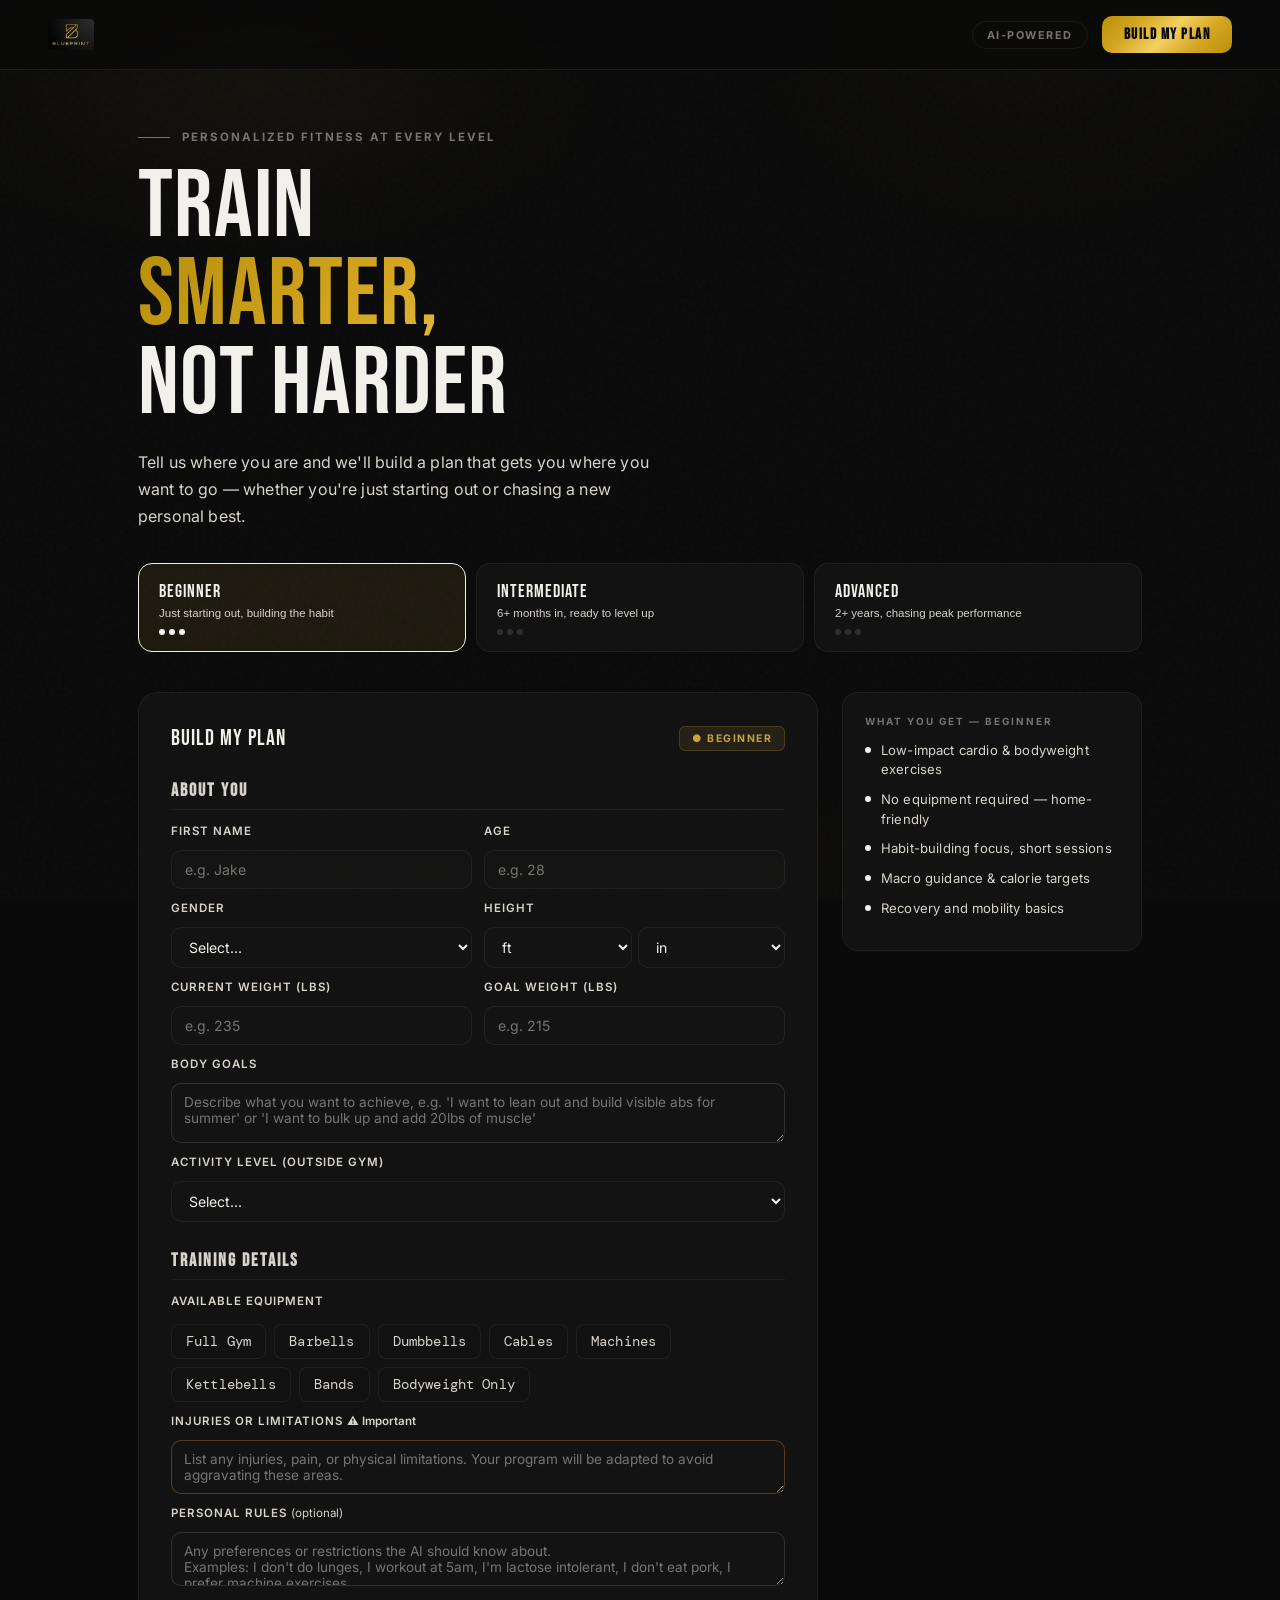
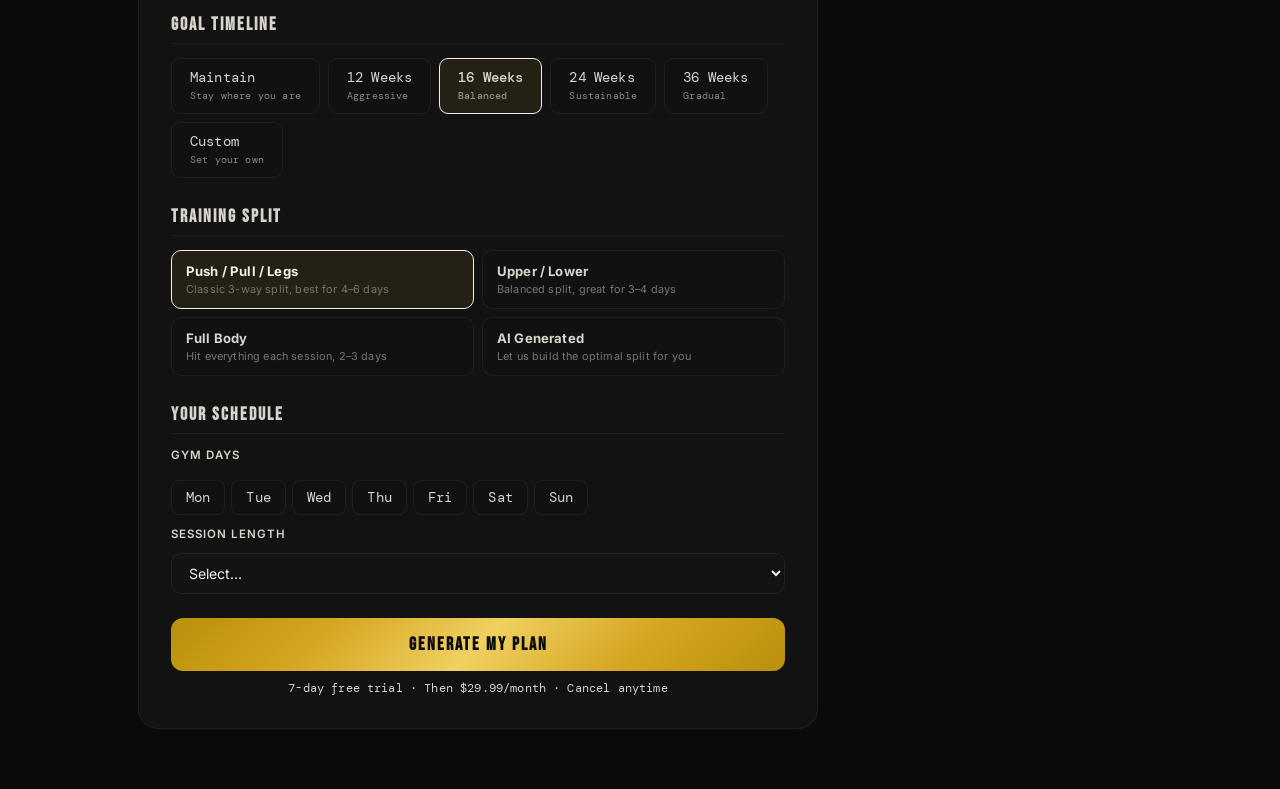
<file: app.html>
<!DOCTYPE html>
<html lang="en">
<head>
<meta charset="UTF-8">
<meta name="viewport" content="width=device-width, initial-scale=1, viewport-fit=cover">
<title>Blueprint — AI-Powered Fitness</title>
<meta name="application-name" content="Blueprint">
<meta name="apple-mobile-web-app-capable" content="yes">
<meta name="apple-mobile-web-app-status-bar-style" content="black-translucent">
<meta name="apple-mobile-web-app-title" content="Blueprint">
<meta name="theme-color" content="#0a0a0a">
<meta name="mobile-web-app-capable" content="yes">
<meta name="description" content="AI-powered fitness plans, workout tracking, and nutrition logging.">
<link href="https://fonts.googleapis.com/css2?family=Bebas+Neue&family=DM+Mono:wght@300;400;500&family=Inter:wght@400;500;600;700&display=swap" rel="stylesheet">
<link rel="stylesheet" href="css/styles.css">
<script>
if ('serviceWorker' in navigator) {
  window.addEventListener('load', () => {
    // Inline service worker for offline caching
    const swCode = `
self.addEventListener('install', e => self.skipWaiting());
self.addEventListener('activate', e => e.waitUntil(clients.claim()));
self.addEventListener('fetch', e => {
  if (e.request.mode === 'navigate') {
    e.respondWith(fetch(e.request).catch(() => caches.match('/')));
  }
});
`;
    const blob = new Blob([swCode], {type: 'application/javascript'});
    const swUrl = URL.createObjectURL(blob);
    navigator.serviceWorker.register(swUrl, {scope: '/'}).catch(() => {});
  });
}
</script>
<script>
// Use Blueprint B logo as PWA icon
(function() {
  try {
    const iconUrl = '[data-uri]';
    ['180', '152', '167', '120'].forEach(size => {
      const link = document.createElement('link');
      link.rel = 'apple-touch-icon';
      link.setAttribute('sizes', size + 'x' + size);
      link.href = iconUrl;
      document.head.appendChild(link);
    });
    const manifest = {
      name: 'Blueprint',
      short_name: 'Blueprint',
      description: 'AI-powered fitness plans and workout tracking',
      start_url: './',
      display: 'standalone',
      background_color: '#000000',
      theme_color: '#000000',
      orientation: 'portrait-primary',
      icons: [
        { src: iconUrl, sizes: '192x192', type: 'image/jpeg', purpose: 'any maskable' },
        { src: iconUrl, sizes: '512x512', type: 'image/jpeg', purpose: 'any maskable' }
      ]
    };
    const blob = new Blob([JSON.stringify(manifest)], {type:'application/manifest+json'});
    const mLink = document.createElement('link');
    mLink.rel = 'manifest';
    mLink.href = URL.createObjectURL(blob);
    document.head.appendChild(mLink);

  } catch(e) { console.log('Icon gen error:', e); }
})();
</script>
</head>
<body>

<!-- ══════════ ONBOARDING ══════════ -->
<div id="screen-onboard" class="screen active">
<nav>
  <div class="logo"><img class="logo-icon" src="[data-uri]" alt="Blueprint"></div>
  <div class="nav-right">
    <div class="nav-pill">AI-Powered</div>
    <button class="nav-cta" onclick="document.getElementById('form-section').scrollIntoView({behavior:'smooth'})">Build My Plan</button>
  </div>
</nav>

<section id="hero-section" class="hero">
  <div class="hero-eyebrow"><span class="eyebrow-line"></span>Personalized fitness at every level</div>
  <div id="ob-headline">
    TRAIN<br>
    <span class="line-accent" id="ob-accent">SMARTER,</span>
    <span id="ob-headline-line3">NOT HARDER</span>
  </div>
  <p class="hero-sub">Tell us where you are and we'll build a plan that gets you where you want to go — whether you're just starting out or chasing a new personal best.</p>
  <div class="tier-selector">
    <button class="tier-btn active" data-tier="beginner" onclick="setTier('beginner',this)">
      <div class="tier-label">Beginner</div><div class="tier-desc">Just starting out, building the habit</div>
      <div class="tier-dots"><div class="tier-dot"></div><div class="tier-dot"></div><div class="tier-dot"></div></div>
    </button>
    <button class="tier-btn" data-tier="intermediate" onclick="setTier('intermediate',this)">
      <div class="tier-label">Intermediate</div><div class="tier-desc">6+ months in, ready to level up</div>
      <div class="tier-dots"><div class="tier-dot"></div><div class="tier-dot"></div><div class="tier-dot"></div></div>
    </button>
    <button class="tier-btn" data-tier="advanced" onclick="setTier('advanced',this)">
      <div class="tier-label">Advanced</div><div class="tier-desc">2+ years, chasing peak performance</div>
      <div class="tier-dots"><div class="tier-dot"></div><div class="tier-dot"></div><div class="tier-dot"></div></div>
    </button>
  </div>
</section>

<div class="main-layout" id="form-section">
  <div class="form-card">
    <div class="form-header">
      <div class="form-title">Build My Plan</div>
      <div class="tier-badge" id="tierBadge">● Beginner</div>
    </div>

    <div class="form-section-label">About You</div>
    <div class="form-row">
      <div class="form-group"><label>First Name</label><input type="text" id="ob-name" placeholder="e.g. Jake"></div>
      <div class="form-group"><label>Age</label><input type="number" id="ob-age" placeholder="e.g. 28" min="16" max="80"></div>
      <div class="form-group"><label>Gender</label>
        <select id="ob-gender">
          <option value="">Select...</option>
          <option>Male</option><option>Female</option><option>Prefer not to say</option>
        </select>
      </div>
      <div class="form-group"><label>Height</label>
        <div style="display:flex;gap:6px">
          <select id="ob-height-ft" style="flex:1">
            <option value="">ft</option>
            <option>4</option><option>5</option><option>6</option><option>7</option>
          </select>
          <select id="ob-height-in" style="flex:1">
            <option value="">in</option>
            <option>0</option><option>1</option><option>2</option><option>3</option><option>4</option>
            <option>5</option><option>6</option><option>7</option><option>8</option><option>9</option>
            <option>10</option><option>11</option>
          </select>
        </div>
      </div>
      <div class="form-group"><label>Current Weight (lbs)</label><input type="number" id="ob-weight" placeholder="e.g. 235"></div>
      <div class="form-group"><label>Goal Weight (lbs)</label><input type="number" id="ob-goal" placeholder="e.g. 215"></div>
      <div class="form-group" style="grid-column:1/-1"><label>Body Goals</label><textarea id="ob-body-goals" placeholder="Describe what you want to achieve, e.g. 'I want to lean out and build visible abs for summer' or 'I want to bulk up and add 20lbs of muscle'" style="width:100%;min-height:60px;padding:10px 12px;background:var(--dark);border:1px solid var(--border2);border-radius:10px;font-family:inherit;font-size:0.85rem;color:var(--white);resize:vertical;outline:none"></textarea></div>
      <div class="form-group" style="grid-column:1/-1"><label>Activity Level (outside gym)</label>
        <select id="ob-activity">
          <option value="">Select...</option>
          <option value="sedentary">Sedentary — desk job, little movement</option>
          <option value="light">Lightly Active — on feet some of the day</option>
          <option value="moderate">Moderately Active — physical job or daily walks</option>
          <option value="very">Very Active — labor job, sports, highly active</option>
        </select>
      </div>
    </div>

    <div class="form-section-label">Training Details</div>
    <div class="form-row">
      <div class="form-group" style="grid-column:1/-1"><label>Available Equipment</label>
        <div style="display:flex;flex-wrap:wrap;gap:8px;margin-top:4px" id="ob-equipment-picker">
          <div class="day-pill" data-equip="Full Gym">Full Gym</div>
          <div class="day-pill" data-equip="Barbells">Barbells</div>
          <div class="day-pill" data-equip="Dumbbells">Dumbbells</div>
          <div class="day-pill" data-equip="Cables">Cables</div>
          <div class="day-pill" data-equip="Machines">Machines</div>
          <div class="day-pill" data-equip="Kettlebells">Kettlebells</div>
          <div class="day-pill" data-equip="Resistance Bands">Bands</div>
          <div class="day-pill" data-equip="Bodyweight Only">Bodyweight Only</div>
        </div>
      </div>
      <div class="form-group" style="grid-column:1/-1"><label>Injuries or Limitations <span style="color:var(--orange);font-weight:600;text-transform:none;letter-spacing:0">⚠ Important</span></label>
        <textarea id="ob-injuries" placeholder="List any injuries, pain, or physical limitations. Your program will be adapted to avoid aggravating these areas.&#10;&#10;Example: bad right knee — can't do deep squats, lower back pain from a herniated disc" style="width:100%;min-height:50px;padding:10px 12px;background:var(--dark);border:1px solid rgba(251,146,60,0.3);border-radius:10px;font-family:inherit;font-size:0.85rem;color:var(--white);resize:vertical;outline:none"></textarea>
      </div>
      <div class="form-group" style="grid-column:1/-1"><label>Personal Rules <span style="color:var(--dim);font-weight:400;text-transform:none;letter-spacing:0">(optional)</span></label>
        <textarea id="ob-rules" placeholder="Any preferences or restrictions the AI should know about.&#10;Examples: I don't do lunges, I workout at 5am, I'm lactose intolerant, I don't eat pork, I prefer machine exercises" style="width:100%;min-height:50px;padding:10px 12px;background:var(--dark);border:1px solid var(--border2);border-radius:10px;font-family:inherit;font-size:0.85rem;color:var(--white);resize:vertical;outline:none"></textarea>
      </div>
    </div>

    <div class="form-section-label">Goal Timeline</div>
    <div class="timeline-selector" id="timeline-selector">
      <div class="tl-btn" data-weeks="0" onclick="selectTimeline(this)">Maintain<br><small style="font-size:0.62rem;opacity:0.6">Stay where you are</small></div>
      <div class="tl-btn" data-weeks="12" onclick="selectTimeline(this)">12 Weeks<br><small style="font-size:0.62rem;opacity:0.6">Aggressive</small></div>
      <div class="tl-btn active" data-weeks="16" onclick="selectTimeline(this)">16 Weeks<br><small style="font-size:0.62rem;opacity:0.6">Balanced</small></div>
      <div class="tl-btn" data-weeks="24" onclick="selectTimeline(this)">24 Weeks<br><small style="font-size:0.62rem;opacity:0.6">Sustainable</small></div>
      <div class="tl-btn" data-weeks="36" onclick="selectTimeline(this)">36 Weeks<br><small style="font-size:0.62rem;opacity:0.6">Gradual</small></div>
      <div class="tl-btn" data-weeks="custom" onclick="selectTimeline(this)">Custom<br><small style="font-size:0.62rem;opacity:0.6">Set your own</small></div>
    </div>
    <div id="custom-weeks-row" style="display:none;margin-top:10px;padding:8px 12px;background:var(--card);border:1px solid var(--border);border-radius:10px">
      <label style="font-size:0.72rem;font-weight:700;letter-spacing:1px;color:var(--dim);text-transform:uppercase">Number of Weeks</label>
      <input type="number" id="custom-weeks-input" min="1" max="104" value="8" style="width:100%;margin-top:6px;padding:10px 12px;background:var(--bg);border:1px solid var(--border);border-radius:8px;color:var(--white);font-size:1rem;font-family:'DM Mono',monospace" oninput="selectedWeeks=parseInt(this.value)||8">
    </div>

    <div class="form-section-label">Training Split</div>
    <div class="split-selector" id="split-selector">
      <div class="split-btn active" data-split="ppl" onclick="selectSplit(this)">
        <div class="split-btn-title">Push / Pull / Legs</div>
        <div class="split-btn-desc">Classic 3-way split, best for 4–6 days</div>
      </div>
      <div class="split-btn" data-split="ul" onclick="selectSplit(this)">
        <div class="split-btn-title">Upper / Lower</div>
        <div class="split-btn-desc">Balanced split, great for 3–4 days</div>
      </div>
      <div class="split-btn" data-split="fb" onclick="selectSplit(this)">
        <div class="split-btn-title">Full Body</div>
        <div class="split-btn-desc">Hit everything each session, 2–3 days</div>
      </div>
      <div class="split-btn" data-split="ai" onclick="selectSplit(this)">
        <div class="split-btn-title">AI Generated</div>
        <div class="split-btn-desc">Let us build the optimal split for you</div>
      </div>
    </div>

    <div class="form-section-label">Your Schedule</div>
    <div class="form-group" style="margin-bottom:12px">
      <label>Gym Days <span id="day-count-label" style="color:var(--dim);font-weight:400;text-transform:none;letter-spacing:0"></span></label>
      <div class="day-picker" id="ob-day-picker">
        <div class="day-pill" data-day="Monday">Mon</div>
        <div class="day-pill" data-day="Tuesday">Tue</div>
        <div class="day-pill" data-day="Wednesday">Wed</div>
        <div class="day-pill" data-day="Thursday">Thu</div>
        <div class="day-pill" data-day="Friday">Fri</div>
        <div class="day-pill" data-day="Saturday">Sat</div>
        <div class="day-pill" data-day="Sunday">Sun</div>
      </div>
    </div>
    <div class="form-row">
      <div class="form-group" style="grid-column:1/-1"><label>Session Length</label>
        <select id="ob-duration">
          <option value="">Select...</option>
          <option>20–30 min</option><option>30–45 min</option><option>45–60 min</option><option>60–90 min</option>
        </select>
      </div>
    </div>

    <button class="btn-generate" id="generateBtn" onclick="generatePlan()">GENERATE MY PLAN</button>
    <p class="price-note">7-day free trial · Then $29.99/month · Cancel anytime</p>
  </div>

  <div class="sidebar-info">
    <div class="info-card">
      <div class="info-card-label" id="sidebar-label">What You Get — Beginner</div>
      <div id="tier-features"></div>
    </div>
  </div>
</div>

<div class="loading-wrap" id="loading">
  <div class="loader"><div class="loader-bar"></div><div class="loader-bar"></div><div class="loader-bar"></div><div class="loader-bar"></div><div class="loader-bar"></div></div>
  <p>Building your personalized plan...</p>
  <small id="loading-detail">Analyzing your profile</small>
</div>

<section id="results-section">
  <div style="max-width:640px;margin:0 auto;padding:24px 20px">
    <div style="text-align:center;margin-bottom:24px">
      <div style="font-family:'Bebas Neue',sans-serif;font-size:2rem;letter-spacing:2px;background:linear-gradient(135deg,#B8900B,#D4A520,#F0D060,#D4A520,#B8900B);-webkit-background-clip:text;-webkit-text-fill-color:transparent;background-clip:text">YOUR PLAN IS READY</div>
    </div>
    <!-- AI-generated explanation -->
    <div id="plan-explanation" style="background:var(--card);border:1px solid var(--border);border-radius:14px;padding:18px 20px;margin-bottom:20px;font-size:0.88rem;line-height:1.6;color:var(--off)">
      <div id="plan-explain-text" style="display:flex;flex-direction:column">Loading your personalized breakdown...</div>
    </div>
    <!-- Quick start instructions -->
    <div style="background:var(--card);border:1px solid var(--border);border-radius:14px;padding:18px 20px;margin-bottom:20px">
      <div style="font-family:'Bebas Neue',sans-serif;font-size:0.9rem;letter-spacing:1.5px;color:var(--gold);margin-bottom:10px">GETTING STARTED</div>
      <div style="display:flex;flex-direction:column;gap:10px;font-size:0.82rem;color:var(--off);line-height:1.5">
        <div style="display:flex;gap:10px"><span style="color:var(--gold);font-weight:700;flex-shrink:0">1.</span><span><strong>Log food through the AI Coach.</strong> Tap Coach, type what you ate or snap a photo of your plate or nutrition label. The AI reads labels and estimates portions automatically.</span></div>
        <div style="display:flex;gap:10px"><span style="color:var(--gold);font-weight:700;flex-shrink:0">2.</span><span><strong>Follow your daily workout.</strong> Tap Today to see your exercises. The app tracks sets, reps, weight, and rest times — just fill in as you go.</span></div>
        <div style="display:flex;gap:10px"><span style="color:var(--gold);font-weight:700;flex-shrink:0">3.</span><span><strong>Upload progress photos.</strong> Send photos to the AI Coach to track visible changes over time. The Coach gives feedback on posture and development.</span></div>
        <div style="display:flex;gap:10px"><span style="color:var(--gold);font-weight:700;flex-shrink:0">4.</span><span><strong>Adjust anytime.</strong> Body goals change? Go to Settings to update your targets, swap exercises, or ask the Coach for modifications.</span></div>
      </div>
    </div>
    <button class="btn-enter-app" onclick="goToDash()" style="width:100%;padding:16px;font-family:'Bebas Neue',sans-serif;font-size:1.2rem;letter-spacing:2px;border-radius:12px;border:none;background:linear-gradient(135deg,#B8900B,#D4A520,#F0D060,#D4A520,#B8900B);color:var(--black);cursor:pointer">ENTER THE APP →</button>
    <p class="cta-fine" style="text-align:center;margin-top:10px">7-day free trial · Then $29.99/month · Cancel anytime</p>
  </div>
  <div id="results-grid" style="display:none"></div>
  <div id="week-card" style="display:none"></div>
  <div id="results-banner" style="display:none"><h2 id="plan-name"></h2><p id="plan-tagline"></p><div id="results-tier-badge"></div></div>
</section>
</div><!-- /screen-onboard -->


<!-- ══════════ SIGNUP ══════════ -->
<div id="screen-signup" class="screen">
<nav>
  <div class="logo"><img class="logo-icon" src="[data-uri]" alt="Blueprint"></div>
  <div class="nav-right">
    <div class="nav-pill" id="su-tier-pill">Beginner Plan</div>
    <button class="nav-cta" style="background:transparent;border:1px solid var(--border);color:var(--off)" onclick="goBackToResults()">← Back to Plan</button>
  </div>
</nav>
<div class="signup-wrap">
  <div class="signup-left">
    <div class="signup-eyebrow"><span class="signup-eyebrow-line"></span>Your plan is ready</div>
    <h2>CLAIM YOUR<br><span id="su-accent">FREE</span><br>7-DAY TRIAL</h2>
    <p class="signup-tagline">You built a personalized plan. Don't lose it — start your free trial and get full access to your program, AI coach, macro tracker, and progress dashboard.</p>
    <div class="plan-summary">
      <div class="ps-header"><div class="ps-label">Your Generated Plan</div><div class="ps-tier-badge" id="su-tier-badge">Beginner</div></div>
      <div class="ps-plan-name" id="su-plan-name">—</div>
      <div class="ps-tagline" id="su-plan-tagline">—</div>
      <div class="ps-stats">
        <div class="ps-stat"><div class="ps-stat-val" id="su-cal">—</div><div class="ps-stat-label">Daily Calories</div></div>
        <div class="ps-stat"><div class="ps-stat-val" id="su-pro">—</div><div class="ps-stat-label">Daily Protein</div></div>
        <div class="ps-stat"><div class="ps-stat-val" id="su-days">—</div><div class="ps-stat-label">Gym Days/Week</div></div>
        <div class="ps-stat"><div class="ps-stat-val" id="su-timeline">—</div><div class="ps-stat-label">Your Timeline</div></div>
      </div>
    </div>
    <div style="font-size:0.6rem;font-weight:700;letter-spacing:2px;text-transform:uppercase;color:var(--dim);margin-bottom:12px">What's included</div>
    <div class="included-list">
      <div class="included-item"><div class="included-check">✓</div>Your personalized program saved to your dashboard</div>
      <div class="included-item"><div class="included-check">✓</div>Exercise-by-exercise workout tracking with exercise guides</div>
      <div class="included-item"><div class="included-check">✓</div>Macro tracker with calorie countdown</div>
      <div class="included-item"><div class="included-check">✓</div>Progress tracking with previous week comparison</div>
      <div class="included-item"><div class="included-check">✓</div>Cancel anytime — no questions asked</div>
    </div>
  </div>
  <div class="signup-card">
    <div class="trial-badge">★ 7 DAYS FREE — NO CHARGE TODAY</div>
    <div class="signup-form-title">CREATE YOUR ACCOUNT</div>
    <div class="signup-form-sub">$29.99/month after trial</div>
    <div class="sf-row">
      <div class="sf-group"><div class="sf-label">First Name</div><input class="sf-input" id="su-firstname" type="text" placeholder="Jake"></div>
      <div class="sf-group"><div class="sf-label">Last Name</div><input class="sf-input" id="su-lastname" type="text" placeholder="Davis"></div>
    </div>
    <div class="sf-group"><div class="sf-label">Email</div><input class="sf-input" id="su-email" type="email" placeholder="you@email.com"></div>
    <div class="sf-group">
      <div class="sf-label">Password</div>
      <input class="sf-input" id="su-password" type="password" placeholder="Min. 8 characters" oninput="checkPwStrength(this.value)">
      <div class="pw-strength"><div class="pw-bar" id="pw1"></div><div class="pw-bar" id="pw2"></div><div class="pw-bar" id="pw3"></div><div class="pw-bar" id="pw4"></div></div>
    </div>
    <div class="trial-breakdown">
      <div class="tb-row"><div class="tb-label">Today</div><div class="tb-val free">$0.00 FREE</div></div>
      <div class="tb-row"><div class="tb-label">Days 1–7</div><div class="tb-val">Full access, no charge</div></div>
      <div class="tb-row"><div class="tb-label">Day 8 onward</div><div class="tb-val after">$29.99/month — cancel anytime</div></div>
    </div>
    <button class="btn-start-trial" id="su-submit-btn" onclick="submitSignup()">START FREE TRIAL →</button>
    <div class="signup-fine">No credit card required · Cancel before day 7 to pay nothing · $29.99/month after</div>
    <div class="signup-login">Already have an account? <a onclick="goToDash()">Sign in</a></div>
  </div>
</div>
</div><!-- /screen-signup -->


<!-- ══════════ DASHBOARD ══════════ -->
<div id="screen-dash" class="screen">
<nav>
  <div class="logo"><img class="logo-icon" src="[data-uri]" alt="Blueprint"></div>
  <div class="nav-right">
    <div class="streak-pill"><svg viewBox="0 0 24 24" fill="currentColor" width="13" height="13" style="flex-shrink:0"><path d="M12 2c0 0-4 4.5-4 9a4 4 0 0 0 8 0c0-4.5-4-9-4-9zm0 11a2 2 0 0 1-2-2c0-2 2-5 2-5s2 3 2 5a2 2 0 0 1-2 2z"/></svg> <span id="dash-streak">1</span>-day streak</div>
    <div class="user-pill"><div class="avatar" id="dash-avatar">?</div><span id="dash-username">You</span></div>
  </div>
</nav>
<div class="shell">
  <div class="sidebar-nav">
    <div class="sb-label">Dashboard</div>
    <button class="sb-btn active" onclick="dashNav('today',this)"><span class="sb-icon"><svg viewBox="0 0 24 24" fill="none" stroke="currentColor" stroke-width="2" width="15" height="15"><polygon points="13 2 3 14 12 14 11 22 21 10 12 10 13 2"/></svg></span>Today</button>
    <button class="sb-btn" onclick="dashNav('coach',this)"><span class="sb-icon"><svg viewBox="0 0 24 24" fill="none" stroke="currentColor" stroke-width="2" width="15" height="15"><path d="M21 15a2 2 0 0 1-2 2H7l-4 4V5a2 2 0 0 1 2-2h14a2 2 0 0 1 2 2z"/></svg></span>AI Coach</button>
    <button class="sb-btn" onclick="dashNav('week',this)"><span class="sb-icon"><svg viewBox="0 0 24 24" fill="none" stroke="currentColor" stroke-width="2" width="15" height="15"><rect x="3" y="4" width="18" height="18" rx="2"/><line x1="16" y1="2" x2="16" y2="6"/><line x1="8" y1="2" x2="8" y2="6"/><line x1="3" y1="10" x2="21" y2="10"/></svg></span>This Week<span class="sb-badge" id="week-badge">Wk 1</span></button>
    <button class="sb-btn" onclick="dashNav('nutrition',this)"><span class="sb-icon"><svg viewBox="0 0 24 24" fill="none" stroke="currentColor" stroke-width="2" width="15" height="15"><path d="M3 2v7c0 1.1.9 2 2 2h4a2 2 0 0 0 2-2V2"/><path d="M7 2v20"/><path d="M21 15V2v0a5 5 0 0 0-5 5v6c0 1.1.9 2 2 2h3Zm0 0v7"/></svg></span>Nutrition</button>
    <button class="sb-btn" onclick="dashNav('progress',this)"><span class="sb-icon"><svg viewBox="0 0 24 24" fill="none" stroke="currentColor" stroke-width="2" width="15" height="15"><polyline points="22 12 18 12 15 21 9 3 6 12 2 12"/></svg></span>Progress</button>
    <div class="sb-label" style="margin-top:12px">Plan</div>
    <button class="sb-btn" onclick="dashNav('program',this)"><span class="sb-icon"><svg viewBox="0 0 24 24" fill="none" stroke="currentColor" stroke-width="2" width="15" height="15"><path d="M6 4v6M6 14v6M18 4v6M18 14v6M3 7h6M15 7h6M3 17h6M15 17h6"/></svg></span>My Program</button>
    <button class="sb-btn" onclick="dashNav('myplan',this)"><span class="sb-icon"><svg viewBox="0 0 24 24" fill="none" stroke="currentColor" stroke-width="2" width="15" height="15"><path d="M14 2H6a2 2 0 0 0-2 2v16a2 2 0 0 0 2 2h12a2 2 0 0 0 2-2V8z"/><polyline points="14 2 14 8 20 8"/><line x1="16" y1="13" x2="8" y2="13"/><line x1="16" y1="17" x2="8" y2="17"/></svg></span>My Plan</button>
    <button class="sb-btn" onclick="dashNav('settings',this)"><span class="sb-icon"><svg viewBox="0 0 24 24" fill="none" stroke="currentColor" stroke-width="2" width="15" height="15"><circle cx="12" cy="12" r="3"/><path d="M19.4 15a1.65 1.65 0 0 0 .33 1.82l.06.06a2 2 0 0 1-2.83 2.83l-.06-.06a1.65 1.65 0 0 0-1.82-.33H15a1.65 1.65 0 0 0-1 1.51V21a2 2 0 0 1-4 0v-.09A1.65 1.65 0 0 0 9 19.4a1.65 1.65 0 0 0-1.82.33l-.06.06a2 2 0 0 1-2.83-2.83l.06-.06A1.65 1.65 0 0 0 4.68 15H4.5a1.65 1.65 0 0 0-1.51-1H3a2 2 0 0 1 0-4h.09A1.65 1.65 0 0 0 4.6 9a1.65 1.65 0 0 0-.33-1.82l-.06-.06a2 2 0 0 1 2.83-2.83l.06.06A1.65 1.65 0 0 0 9 4.68V4.5a1.65 1.65 0 0 0 1-1.51V3a2 2 0 0 1 4 0v.09a1.65 1.65 0 0 0 1 1.51v.18a1.65 1.65 0 0 0 1.82.33l.06-.06a2 2 0 0 1 2.83 2.83l-.06.06A1.65 1.65 0 0 0 19.4 9v.18a1.65 1.65 0 0 0 1.51 1H21a2 2 0 0 1 0 4h-.09a1.65 1.65 0 0 0-1.51 1z"/></svg></span>Settings</button>
  </div>
  <div class="main-content">

    <!-- TODAY -->
    <div class="view active" id="view-today">
      <div class="page-header">
        <div class="page-title" id="dash-day-title">TODAY</div>
        <div class="page-sub" id="dash-day-sub">Week 1 of your program</div>
      </div>
      <div class="today-grid" style="grid-template-columns:repeat(2,1fr);gap:12px">
        <!-- Calories — hero ring -->
        <div class="stat-card glass-card" style="display:flex;flex-direction:column;align-items:center;padding:20px 14px 16px">
          <div style="position:relative;width:88px;height:88px">
            <svg viewBox="0 0 100 100" width="88" height="88">
              <circle cx="50" cy="50" r="42" fill="none" stroke="rgba(255,255,255,0.06)" stroke-width="5"/>
              <circle id="d-cal-ring" cx="50" cy="50" r="42" fill="none" stroke="var(--gold)" stroke-width="5" stroke-dasharray="263.9" stroke-dashoffset="263.9" stroke-linecap="round" transform="rotate(-90 50 50)" style="transition:stroke-dashoffset 0.6s cubic-bezier(0.4,0,0.2,1),stroke 0.4s"/>
            </svg>
            <div style="position:absolute;inset:0;display:flex;align-items:center;justify-content:center;font-family:'Bebas Neue',sans-serif;font-size:1.3rem;letter-spacing:0.5px;color:var(--bone)" id="d-cal">0</div>
          </div>
          <div class="card-label" style="margin-top:10px;margin-bottom:0">CALORIES</div>
          <div class="sc-sub" id="d-cal-sub" style="font-size:0.65rem">of —</div>
        </div>
        <!-- Protein — hero ring -->
        <div class="stat-card glass-card" style="display:flex;flex-direction:column;align-items:center;padding:20px 14px 16px">
          <div style="position:relative;width:88px;height:88px">
            <svg viewBox="0 0 100 100" width="88" height="88">
              <circle cx="50" cy="50" r="42" fill="none" stroke="rgba(255,255,255,0.06)" stroke-width="5"/>
              <circle id="d-pro-ring" cx="50" cy="50" r="42" fill="none" stroke="var(--gold)" stroke-width="5" stroke-dasharray="263.9" stroke-dashoffset="263.9" stroke-linecap="round" transform="rotate(-90 50 50)" style="transition:stroke-dashoffset 0.6s cubic-bezier(0.4,0,0.2,1),stroke 0.4s"/>
            </svg>
            <div style="position:absolute;inset:0;display:flex;align-items:center;justify-content:center;font-family:'Bebas Neue',sans-serif;font-size:1.3rem;letter-spacing:0.5px;color:var(--bone)" id="d-pro">0g</div>
          </div>
          <div class="card-label" style="margin-top:10px;margin-bottom:0">PROTEIN</div>
          <div class="sc-sub" id="d-pro-sub" style="font-size:0.65rem">of —g</div>
        </div>
        <!-- Carbs -->
        <div class="stat-card glass-card" style="display:flex;flex-direction:column;align-items:center;padding:16px 14px 14px">
          <div style="position:relative;width:60px;height:60px">
            <svg viewBox="0 0 100 100" width="60" height="60">
              <circle cx="50" cy="50" r="42" fill="none" stroke="rgba(255,255,255,0.06)" stroke-width="6"/>
              <circle id="d-carb-ring" cx="50" cy="50" r="42" fill="none" stroke="var(--gold)" stroke-width="6" stroke-dasharray="263.9" stroke-dashoffset="263.9" stroke-linecap="round" transform="rotate(-90 50 50)" style="transition:stroke-dashoffset 0.6s cubic-bezier(0.4,0,0.2,1),stroke 0.4s"/>
            </svg>
            <div style="position:absolute;inset:0;display:flex;align-items:center;justify-content:center;font-family:'DM Mono',monospace;font-size:0.78rem;font-weight:700;color:var(--white)" id="d-carb">0g</div>
          </div>
          <div class="card-label" style="margin-top:8px;margin-bottom:0">CARBS</div>
          <div class="sc-sub" id="d-carb-sub" style="font-size:0.62rem">of —g</div>
        </div>
        <!-- Fat -->
        <div class="stat-card glass-card" style="display:flex;flex-direction:column;align-items:center;padding:16px 14px 14px">
          <div style="position:relative;width:60px;height:60px">
            <svg viewBox="0 0 100 100" width="60" height="60">
              <circle cx="50" cy="50" r="42" fill="none" stroke="rgba(255,255,255,0.06)" stroke-width="6"/>
              <circle id="d-fat-ring" cx="50" cy="50" r="42" fill="none" stroke="var(--gold)" stroke-width="6" stroke-dasharray="263.9" stroke-dashoffset="263.9" stroke-linecap="round" transform="rotate(-90 50 50)" style="transition:stroke-dashoffset 0.6s cubic-bezier(0.4,0,0.2,1),stroke 0.4s"/>
            </svg>
            <div style="position:absolute;inset:0;display:flex;align-items:center;justify-content:center;font-family:'DM Mono',monospace;font-size:0.78rem;font-weight:700;color:var(--white)" id="d-fat">0g</div>
          </div>
          <div class="card-label" style="margin-top:8px;margin-bottom:0">FAT</div>
          <div class="sc-sub" id="d-fat-sub" style="font-size:0.62rem">of —g</div>
        </div>
        <div style="display:none" id="d-wkt-name" aria-hidden="true"></div><div style="display:none" id="d-wkt-sub" aria-hidden="true"></div><div style="display:none" id="d-wkt-bar" aria-hidden="true"></div>
      </div>
      <div class="log-toggle-card">
        <div style="display:flex;align-items:center;gap:10px;padding:14px 18px">
          <div style="font-family:'Bebas Neue',sans-serif;font-size:1rem;letter-spacing:1px">WATER INTAKE</div>
          <div id="dash-water-pct" style="margin-left:auto;font-family:'DM Mono',monospace;font-size:0.8rem;font-weight:700"></div>
        </div>
        <div style="padding:0 18px 14px;display:flex;align-items:center;gap:18px">
          <div style="position:relative;width:80px;height:80px;flex-shrink:0">
            <svg width="80" height="80" viewBox="0 0 100 100">
              <circle cx="50" cy="50" r="42" fill="none" stroke="rgba(255,255,255,0.06)" stroke-width="8"/>
              <circle id="dash-water-ring" cx="50" cy="50" r="42" fill="none" stroke="#ef4444" stroke-width="8"
                stroke-dasharray="263.9" stroke-dashoffset="263.9" stroke-linecap="round" transform="rotate(-90 50 50)" style="transition:stroke-dashoffset 0.5s,stroke 0.5s"/>
            </svg>
            <div style="position:absolute;inset:0;display:flex;flex-direction:column;align-items:center;justify-content:center">
              <div id="dash-water-oz" style="font-family:'Bebas Neue',sans-serif;font-size:1.4rem;color:var(--white);line-height:1">0</div>
              <div style="font-size:0.55rem;color:var(--dim);text-transform:uppercase;letter-spacing:0.5px">oz</div>
            </div>
          </div>
          <div style="flex:1">
            <div id="dash-water-goal" style="font-size:0.82rem;color:var(--off);font-weight:600;margin-bottom:10px"></div>
            <div style="display:flex;flex-wrap:wrap;gap:8px;align-items:center">
              <button class="water-add-btn" onclick="addWater(8)">+8 oz</button>
              <button class="water-add-btn" onclick="addWater(16)">+16 oz</button>
              <button class="water-add-btn" onclick="addWater(32)">+32 oz</button>
              <button class="water-add-btn" onclick="toggleDashCustomWater()" id="dash-water-custom-toggle" style="white-space:nowrap">+ Add</button>
              <button class="water-add-btn" onclick="subtractWater(8)" style="border-color:rgba(239,68,68,0.3);color:#ef4444">−8 oz</button>
            </div>
            <div id="dash-water-custom-row" style="display:none;margin-top:8px;align-items:center;gap:8px">
              <input type="number" id="dash-water-custom-input" placeholder="oz" min="1" max="200"
                style="width:72px;padding:7px 10px;background:var(--dark);border:1px solid rgba(212,165,32,0.3);border-radius:8px;font-family:'Inter',sans-serif;font-size:0.88rem;color:var(--white);outline:none"
                onkeydown="if(event.key==='Enter')addDashCustomWater()">
              <button class="water-add-btn" onclick="addDashCustomWater()" style="white-space:nowrap">LOG</button>
              <button onclick="toggleDashCustomWater()" style="background:none;border:none;color:var(--dim);cursor:pointer;font-size:0.85rem;padding:4px 6px">✕</button>
            </div>
          </div>
        </div>
      </div>
      <div class="workout-card" style="margin-top:16px">
        <div class="wc-header">
          <div>
            <div style="display:flex;align-items:center;gap:8px;margin-bottom:6px">
              <div class="wc-badge" id="wc-badge">● Today</div>
              <button id="today-customize-btn" onclick="openCustomWorkoutBuilder()" style="padding:4px 10px;background:none;border:1px solid var(--border2);border-radius:6px;color:var(--dim);font-family:'Bebas Neue',sans-serif;font-size:0.62rem;letter-spacing:1.2px;cursor:pointer;display:flex;align-items:center;gap:4px;transition:all 0.15s" onmouseover="this.style.color='var(--white)';this.style.borderColor='var(--border)'" onmouseout="this.style.color='var(--dim)';this.style.borderColor='var(--border2)'">
                <svg viewBox="0 0 24 24" fill="none" stroke="currentColor" stroke-width="2" width="10" height="10"><line x1="8" y1="6" x2="21" y2="6"/><line x1="8" y1="12" x2="21" y2="12"/><line x1="8" y1="18" x2="21" y2="18"/><line x1="3" y1="6" x2="3.01" y2="6"/><line x1="3" y1="12" x2="3.01" y2="12"/><line x1="3" y1="18" x2="3.01" y2="18"/></svg>
                CUSTOM
              </button>
            </div>
            <div class="wc-name" id="wc-name">YOUR WORKOUT</div>
          </div>
          <button class="btn-primary" id="today-start-btn" onclick="openWorkoutEnv(TODAY_IDX)">START WORKOUT</button>
        </div>
        <div class="ex-list" id="today-ex-list"></div>
      </div>
    </div>

    <!-- THIS WEEK -->
    <div class="view" id="view-week">
      <div class="page-header"><div class="page-title">THIS WEEK</div><div class="page-sub" id="week-view-sub">Week 1 · Tap any day to log</div></div>
      <div class="week-day-grid" id="week-grid"></div>
      <div class="week-stat-grid">
        <div class="stat-card"><div class="card-label">Workouts Done</div><div class="sc-val" id="wk-done">0</div><div class="sc-sub" id="wk-done-sub">of 0 scheduled</div><div class="prog-bar"><div class="prog-fill" id="wk-done-bar" style="width:0%"></div></div></div>
        <div class="stat-card"><div class="card-label">Avg Calories</div><div class="sc-val">—</div><div class="sc-sub">this week so far</div></div>
        <div class="stat-card"><div class="card-label">Avg Protein</div><div class="sc-val">—</div><div class="sc-sub" id="wk-pro-sub">goal: —g/day</div></div>
      </div>
    </div>

    <!-- NUTRITION -->
    <div class="view" id="view-nutrition">
      <div class="page-header"><div class="page-title">NUTRITION</div><div class="page-sub">Track food, water & macros</div></div>
      <div class="day-picker-nav" id="day-picker-nav"></div>

      <!-- MACRO RINGS -->
      <div style="display:grid;grid-template-columns:repeat(4,1fr);gap:8px;margin-bottom:14px">
        <div class="macro-ring-card" id="macro-ring-cal">
          <div class="macro-ring-wrap">
            <svg viewBox="0 0 100 100" width="72" height="72">
              <circle cx="50" cy="50" r="42" fill="none" stroke="rgba(255,255,255,0.06)" stroke-width="7"/>
              <circle id="mr-cal-ring" cx="50" cy="50" r="42" fill="none" stroke="var(--gold)" stroke-width="7" stroke-dasharray="263.9" stroke-dashoffset="263.9" stroke-linecap="round" transform="rotate(-90 50 50)" style="transition:stroke-dashoffset 0.4s,stroke 0.4s"/>
            </svg>
            <div class="macro-ring-val" id="n-cal">0</div>
          </div>
          <div class="macro-ring-label">CALORIES</div>
          <div class="macro-ring-tgt" id="n-cal-tgt">of —</div>
        </div>
        <div class="macro-ring-card" id="macro-ring-pro">
          <div class="macro-ring-wrap">
            <svg viewBox="0 0 100 100" width="72" height="72">
              <circle cx="50" cy="50" r="42" fill="none" stroke="rgba(255,255,255,0.06)" stroke-width="7"/>
              <circle id="mr-pro-ring" cx="50" cy="50" r="42" fill="none" stroke="var(--gold)" stroke-width="7" stroke-dasharray="263.9" stroke-dashoffset="263.9" stroke-linecap="round" transform="rotate(-90 50 50)" style="transition:stroke-dashoffset 0.4s,stroke 0.4s"/>
            </svg>
            <div class="macro-ring-val" id="n-pro">0g</div>
          </div>
          <div class="macro-ring-label">PROTEIN</div>
          <div class="macro-ring-tgt" id="n-pro-tgt">of —g</div>
        </div>
        <div class="macro-ring-card" id="macro-ring-carb">
          <div class="macro-ring-wrap">
            <svg viewBox="0 0 100 100" width="72" height="72">
              <circle cx="50" cy="50" r="42" fill="none" stroke="rgba(255,255,255,0.06)" stroke-width="7"/>
              <circle id="mr-carb-ring" cx="50" cy="50" r="42" fill="none" stroke="var(--gold)" stroke-width="7" stroke-dasharray="263.9" stroke-dashoffset="263.9" stroke-linecap="round" transform="rotate(-90 50 50)" style="transition:stroke-dashoffset 0.4s,stroke 0.4s"/>
            </svg>
            <div class="macro-ring-val" id="n-carb">0g</div>
          </div>
          <div class="macro-ring-label">CARBS</div>
          <div class="macro-ring-tgt" id="n-carb-tgt">of —g</div>
        </div>
        <div class="macro-ring-card" id="macro-ring-fat">
          <div class="macro-ring-wrap">
            <svg viewBox="0 0 100 100" width="72" height="72">
              <circle cx="50" cy="50" r="42" fill="none" stroke="rgba(255,255,255,0.06)" stroke-width="7"/>
              <circle id="mr-fat-ring" cx="50" cy="50" r="42" fill="none" stroke="var(--gold)" stroke-width="7" stroke-dasharray="263.9" stroke-dashoffset="263.9" stroke-linecap="round" transform="rotate(-90 50 50)" style="transition:stroke-dashoffset 0.4s,stroke 0.4s"/>
            </svg>
            <div class="macro-ring-val" id="n-fat">0g</div>
          </div>
          <div class="macro-ring-label">FAT</div>
          <div class="macro-ring-tgt" id="n-fat-tgt">of —g</div>
        </div>
      </div>

      <!-- COMPACT WATER TRACKER -->
      <div style="background:var(--card);border:1px solid var(--border);border-radius:12px;padding:12px 14px;margin-bottom:14px;display:flex;align-items:center;gap:14px">
        <div style="position:relative;width:50px;height:50px;flex-shrink:0">
          <svg width="50" height="50" viewBox="0 0 100 100">
            <circle cx="50" cy="50" r="42" fill="none" stroke="rgba(255,255,255,0.06)" stroke-width="8"/>
            <circle id="water-ring-fill" cx="50" cy="50" r="42" fill="none" stroke="#38bdf8" stroke-width="8" stroke-dasharray="263.9" stroke-dashoffset="263.9" stroke-linecap="round" transform="rotate(-90 50 50)" style="transition:stroke-dashoffset 0.4s"/>
          </svg>
          <div style="position:absolute;inset:0;display:flex;flex-direction:column;align-items:center;justify-content:center">
            <div id="water-oz-display" style="font-family:'Bebas Neue',sans-serif;font-size:1rem;color:var(--white);line-height:1">0</div>
            <div style="font-size:0.45rem;color:var(--dim);text-transform:uppercase">oz</div>
          </div>
        </div>
        <div style="flex:1;min-width:0">
          <div style="display:flex;align-items:center;gap:6px;margin-bottom:6px">
            <span style="font-family:'Bebas Neue',sans-serif;font-size:0.8rem;letter-spacing:1px;color:var(--off)">WATER</span>
            <span style="font-size:0.7rem;color:var(--dim)" id="water-status">Goal:
              <input type="number" id="water-goal-input" value="64" min="16" max="300" style="width:40px;padding:2px 4px;background:transparent;border:none;border-bottom:1px solid var(--border);color:var(--off);font-size:0.7rem;font-family:inherit;outline:none;text-align:center" onchange="updateWaterGoal(this.value)"> oz</span>
          </div>
          <div style="display:flex;gap:6px;flex-wrap:wrap">
            <button class="water-add-btn" onclick="addWater(8)" style="padding:4px 10px;font-size:0.68rem">+8</button>
            <button class="water-add-btn" onclick="addWater(16)" style="padding:4px 10px;font-size:0.68rem">+16</button>
            <button class="water-add-btn" onclick="addWater(32)" style="padding:4px 10px;font-size:0.68rem">+32</button>
            <button class="water-add-btn" onclick="toggleCustomWater()" id="water-custom-toggle" style="padding:4px 10px;font-size:0.68rem">+</button>
            <button class="water-add-btn" onclick="undoWater()" style="padding:4px 10px;font-size:0.68rem;border-color:rgba(239,68,68,0.3);color:#ef4444">−8</button>
          </div>
          <div id="water-custom-row" style="display:none;margin-top:6px;align-items:center;gap:6px">
            <input type="number" id="water-custom-input" placeholder="oz" min="1" max="200" style="width:56px;padding:5px 8px;background:var(--dark);border:1px solid rgba(56,189,248,0.3);border-radius:6px;font-size:0.8rem;color:var(--white);outline:none" onkeydown="if(event.key==='Enter')addCustomWater()">
            <button class="water-add-btn" onclick="addCustomWater()" style="padding:4px 10px;font-size:0.68rem">LOG</button>
            <button onclick="toggleCustomWater()" style="background:none;border:none;color:var(--dim);cursor:pointer;font-size:0.75rem">✕</button>
          </div>
        </div>
      </div>

      <!-- RECIPE BUTTON + MEAL CATEGORIES -->
      <div style="display:flex;align-items:center;gap:8px;margin-bottom:10px">
        <button onclick="openRecipeBook()" style="padding:7px 14px;background:var(--card);border:1px solid var(--border);border-radius:8px;color:var(--off);font-size:0.72rem;font-weight:700;cursor:pointer;display:flex;align-items:center;gap:5px;white-space:nowrap;letter-spacing:0.5px">
          📋 RECIPES
        </button>
      </div>
      <div id="meal-categories"></div>
        </button>
      </div>
    </div>

    <!-- RECIPE BOOK MODAL -->
    <div id="recipe-book-modal" style="display:none;position:fixed;inset:0;z-index:9999;background:rgba(0,0,0,0.85);align-items:center;justify-content:center;padding:16px">
      <div style="background:var(--bg);border:1px solid var(--border);border-radius:16px;max-width:520px;width:100%;max-height:85vh;display:flex;flex-direction:column;overflow:hidden">
        <div style="padding:18px 20px;border-bottom:1px solid var(--border);display:flex;align-items:center">
          <div style="font-family:'Bebas Neue',sans-serif;font-size:1.1rem;letter-spacing:1.5px;flex:1">📋 MY RECIPES</div>
          <button onclick="closeRecipeBook()" style="background:none;border:none;color:var(--dim);cursor:pointer;font-size:1.2rem">✕</button>
        </div>
        <div id="recipe-list" style="flex:1;overflow-y:auto"></div>
        <div style="padding:14px 20px;border-top:1px solid var(--border)">
          <button onclick="openCreateRecipe()" style="width:100%;padding:12px;background:rgba(212,165,32,0.15);border:1px solid rgba(212,165,32,0.3);border-radius:10px;color:#D4A520;font-weight:700;font-size:0.85rem;cursor:pointer;letter-spacing:0.5px">+ CREATE NEW RECIPE</button>
        </div>
      </div>
    </div>

    <!-- CREATE RECIPE MODAL -->
    <div id="create-recipe-modal" style="display:none;position:fixed;inset:0;z-index:10000;background:rgba(0,0,0,0.9);align-items:center;justify-content:center;padding:16px">
      <div style="background:var(--bg);border:1px solid var(--border);border-radius:16px;max-width:520px;width:100%;max-height:90vh;display:flex;flex-direction:column;overflow:hidden">
        <div style="padding:18px 20px;border-bottom:1px solid var(--border);display:flex;align-items:center">
          <div style="font-family:'Bebas Neue',sans-serif;font-size:1.1rem;letter-spacing:1.5px;flex:1">CREATE RECIPE</div>
          <button onclick="closeCreateRecipe()" style="background:none;border:none;color:var(--dim);cursor:pointer;font-size:1.2rem">✕</button>
        </div>
        <div style="flex:1;overflow-y:auto;padding:16px 20px">
          <label style="font-size:0.72rem;font-weight:700;letter-spacing:1px;color:var(--dim);text-transform:uppercase">Recipe Name</label>
          <input type="text" id="cr-name" placeholder="e.g. High Protein McGriddle Muffins" style="width:100%;margin:6px 0 16px;padding:10px 12px;background:var(--card);border:1px solid var(--border);border-radius:8px;color:var(--white);font-size:0.9rem;font-family:inherit;outline:none">

          <div style="display:grid;grid-template-columns:1fr 1fr;gap:12px;margin-bottom:16px">
            <div>
              <label style="font-size:0.72rem;font-weight:700;letter-spacing:1px;color:var(--dim);text-transform:uppercase">Servings</label>
              <input type="number" id="cr-servings" value="1" min="1" style="width:100%;margin-top:6px;padding:10px 12px;background:var(--card);border:1px solid var(--border);border-radius:8px;color:var(--white);font-size:0.9rem;font-family:inherit;outline:none">
            </div>
            <div>
              <label style="font-size:0.72rem;font-weight:700;letter-spacing:1px;color:var(--dim);text-transform:uppercase">Total Weight (g) <span style="font-weight:400;font-size:0.62rem">optional</span></label>
              <input type="number" id="cr-total-weight" placeholder="auto-calc" style="width:100%;margin-top:6px;padding:10px 12px;background:var(--card);border:1px solid var(--border);border-radius:8px;color:var(--white);font-size:0.9rem;font-family:inherit;outline:none">
            </div>
          </div>

          <label style="font-size:0.72rem;font-weight:700;letter-spacing:1px;color:var(--dim);text-transform:uppercase">Add Ingredients</label>
          <div style="display:flex;gap:8px;margin:8px 0 4px">
            <input type="text" id="cr-ing-name" placeholder="Ingredient name" style="flex:2;padding:10px 12px;background:var(--card);border:1px solid var(--border);border-radius:8px;color:var(--white);font-size:0.84rem;font-family:inherit;outline:none">
            <input type="number" id="cr-ing-grams" placeholder="g" style="width:70px;padding:10px 8px;background:var(--card);border:1px solid var(--border);border-radius:8px;color:var(--white);font-size:0.84rem;font-family:inherit;outline:none;text-align:center">
            <button id="cr-ing-add-btn" onclick="addCRIngredient()" style="padding:10px 14px;background:rgba(212,165,32,0.15);border:1px solid rgba(212,165,32,0.3);border-radius:8px;color:#D4A520;font-weight:700;font-size:0.78rem;cursor:pointer;white-space:nowrap">+ ADD</button>
          </div>
          <div style="font-size:0.65rem;color:var(--dim);margin-bottom:12px;padding-left:2px">Each ingredient is looked up in the USDA database for verified macros</div>

          <div id="cr-ingredient-list" style="background:var(--card);border-radius:10px;padding:0 12px;margin-bottom:16px"></div>

          <label style="font-size:0.72rem;font-weight:700;letter-spacing:1px;color:var(--dim);text-transform:uppercase">Notes <span style="font-weight:400;font-size:0.62rem">optional</span></label>
          <textarea id="cr-notes" placeholder="Cooking instructions, tips..." rows="2" style="width:100%;margin-top:6px;padding:10px 12px;background:var(--card);border:1px solid var(--border);border-radius:8px;color:var(--white);font-size:0.84rem;font-family:inherit;outline:none;resize:vertical"></textarea>
        </div>
        <div style="padding:14px 20px;border-top:1px solid var(--border)">
          <button onclick="saveNewRecipe()" style="width:100%;padding:13px;background:linear-gradient(135deg,#B8900B,#D4A520,#F0D060,#D4A520,#B8900B);border:none;border-radius:10px;color:#000;font-weight:700;font-size:0.9rem;cursor:pointer;letter-spacing:0.5px">SAVE RECIPE</button>
        </div>
      </div>
    </div>

    <!-- PROGRESS -->
    <div class="view" id="view-progress">
      <div class="page-header"><div class="page-title">PROGRESS</div><div class="page-sub">Your stats over time</div></div>

      <!-- STAT STRIP -->
      <div style="display:grid;grid-template-columns:repeat(4,1fr);gap:10px;margin-bottom:14px">
        <div class="prog-card" style="padding:14px;text-align:center">
          <div class="sbox-val" id="stat-streak">0</div><div class="sbox-label">Streak</div>
        </div>
        <div class="prog-card" style="padding:14px;text-align:center">
          <div class="sbox-val" id="stat-workouts">0</div><div class="sbox-label">This Month</div>
        </div>
        <div class="prog-card" style="padding:14px;text-align:center">
          <div class="sbox-val" id="stat-lbs-lost" style="font-size:1.2rem">—</div><div class="sbox-label" id="stat-lbs-label">Lbs Lost</div>
        </div>
        <div class="prog-card" style="padding:14px;text-align:center">
          <div class="sbox-val" id="stat-avg-pro">—</div><div class="sbox-label">Avg Protein</div>
        </div>
      </div>

      <!-- WEIGHT CHART -->
      <div class="prog-card" style="margin-bottom:14px">
        <div style="display:flex;align-items:center;justify-content:space-between;margin-bottom:14px">
          <div class="pc-title">BODY WEIGHT</div>
          <div style="display:flex;align-items:center;gap:8px">
            <input type="number" id="weight-log-input" placeholder="lbs" step="0.1" min="50" max="600"
              style="width:80px;padding:8px 10px;background:var(--dark);border:1px solid var(--border2);border-radius:8px;font-size:0.95rem;color:var(--white);outline:none;text-align:center"
              onkeydown="if(event.key==='Enter')logBodyWeight()">
            <button onclick="logBodyWeight()" style="padding:8px 14px;background:linear-gradient(135deg,#B8900B,#D4A520,#F0D060,#D4A520,#B8900B);border:none;border-radius:8px;color:var(--black);font-family:'Bebas Neue',sans-serif;font-size:0.85rem;letter-spacing:1px;cursor:pointer">LOG</button>
          </div>
        </div>
        <div id="weight-current-display" style="font-size:0.82rem;color:var(--off);margin-bottom:12px"></div>
        <div id="weight-chart-wrap" style="width:100%;height:160px;position:relative">
          <div id="weight-chart-empty" style="height:160px;display:flex;align-items:center;justify-content:center;color:var(--dim);font-size:0.82rem">Log your weight to see your trend</div>
          <svg id="weight-chart-svg" style="display:none;width:100%;height:160px" viewBox="0 0 400 160" preserveAspectRatio="none"></svg>
        </div>
        <div id="weight-history-list" style="margin-top:10px;display:flex;flex-direction:column;gap:4px;max-height:160px;overflow-y:auto"></div>
      </div>

      <!-- WORKOUT STREAK CALENDAR -->
      <div class="prog-card" style="margin-bottom:14px">
        <div class="pc-title" style="margin-bottom:12px">WORKOUT HISTORY — <span id="streak-month-label" style="background:linear-gradient(135deg,#B8900B,#D4A520,#F0D060,#D4A520,#B8900B);-webkit-background-clip:text;-webkit-text-fill-color:transparent;background-clip:text"></span></div>
        <div class="streak-cal" id="streak-cal"></div>
      </div>

      <!-- WORKOUT FREQUENCY CHART -->
      <div class="prog-card" style="margin-bottom:14px">
        <div class="pc-title" style="margin-bottom:14px">WORKOUTS PER WEEK (last 8 weeks)</div>
        <div id="freq-chart-wrap" style="width:100%;height:100px">
          <svg id="freq-chart-svg" width="100%" height="100" viewBox="0 0 400 100" preserveAspectRatio="none"></svg>
        </div>
      </div>

    </div>

    <!-- MY PROGRAM -->
    <div class="view" id="view-program">
      <div class="page-header"><div class="page-title">MY PROGRAM</div><div class="page-sub" id="prog-sub">Your personalized plan</div></div>
      <div style="display:grid;grid-template-columns:1fr 1fr 1fr;gap:14px;margin-bottom:20px">
        <div class="stat-card"><div class="card-label">Plan</div><div class="sc-val" style="font-size:1.1rem;line-height:1.4" id="prog-tier-val">—</div><div class="sc-sub" id="prog-plan-name">—</div></div>
        <div class="stat-card"><div class="card-label">Progress</div><div class="sc-val" id="prog-fraction">1 / —</div><div class="sc-sub">weeks completed</div><div class="prog-bar"><div class="prog-fill" id="prog-pct-bar" style="width:4%"></div></div></div>
        <div class="stat-card"><div class="card-label">Gym Days</div><div class="sc-val" style="font-size:0.95rem;line-height:1.5" id="prog-gym-days">—</div><div class="sc-sub" id="prog-days-count">— days/week</div></div>
      </div>
      <div id="week-accordion" style="display:flex;flex-direction:column;gap:10px"></div>
    </div>

    <!-- MY PLAN -->
    <div class="view" id="view-myplan">
      <div class="page-header"><div class="page-title">MY PLAN</div><div class="page-sub" id="myplan-sub">Your personalized fitness blueprint</div></div>
      <div id="myplan-banner" style="margin-bottom:14px"></div>
      <div id="myplan-body"></div>
    </div>

    <!-- SETTINGS -->
    <div class="view" id="view-settings">
      <div class="page-header"><div class="page-title">SETTINGS</div><div class="page-sub">Manage your plan, targets, and account</div></div>
      <div style="display:flex;flex-direction:column;gap:14px;max-width:680px">
        <div class="card">
          <div class="card-label" style="margin-bottom:16px">Profile</div>
          <div style="display:grid;grid-template-columns:1fr 1fr;gap:12px" class="settings-grid">
            <div><div style="font-size:0.65rem;font-weight:700;letter-spacing:1.5px;text-transform:uppercase;color:var(--dim);margin-bottom:6px">Name</div><input id="s-name" class="settings-input"></div>
            <div><div style="font-size:0.65rem;font-weight:700;letter-spacing:1.5px;text-transform:uppercase;color:var(--dim);margin-bottom:6px">Current Weight</div><input id="s-weight" class="settings-input"></div>
            <div><div style="font-size:0.65rem;font-weight:700;letter-spacing:1.5px;text-transform:uppercase;color:var(--dim);margin-bottom:6px">Goal Weight</div><input id="s-goal" class="settings-input"></div>
            <div><div style="font-size:0.65rem;font-weight:700;letter-spacing:1.5px;text-transform:uppercase;color:var(--dim);margin-bottom:6px">Experience Level</div><input id="s-tier" class="settings-input" readonly></div>
            <div style="grid-column:1/-1"><div style="font-size:0.65rem;font-weight:700;letter-spacing:1.5px;text-transform:uppercase;color:var(--dim);margin-bottom:6px">Body Goals</div><textarea id="s-body-goals" class="settings-input" style="min-height:50px;resize:vertical;font-family:inherit" placeholder="What do you want to achieve?"></textarea></div>
            <div style="grid-column:1/-1"><div style="font-size:0.65rem;font-weight:700;letter-spacing:1.5px;text-transform:uppercase;color:var(--orange);margin-bottom:6px">Injuries / Limitations</div><textarea id="s-injuries" class="settings-input" style="min-height:40px;resize:vertical;font-family:inherit;border-color:rgba(251,146,60,0.3)" placeholder="Any injuries or physical limitations"></textarea></div>
            <div style="grid-column:1/-1"><div style="font-size:0.65rem;font-weight:700;letter-spacing:1.5px;text-transform:uppercase;color:var(--dim);margin-bottom:6px">Personal Rules</div><textarea id="s-rules" class="settings-input" style="min-height:40px;resize:vertical;font-family:inherit" placeholder="e.g. I don't do lunges, I'm lactose intolerant, I workout at 5am"></textarea></div>
          </div>
        </div>
        <div class="card">
          <div class="card-label" style="margin-bottom:16px">Daily Macro Targets</div>
          <div style="display:grid;grid-template-columns:repeat(4,1fr);gap:12px">
            <div><div style="font-size:0.6rem;font-weight:700;letter-spacing:2px;text-transform:uppercase;color:var(--off);margin-bottom:6px;text-align:center">Calories</div><input id="s-cal" type="number" style="width:100%;padding:10px 6px;background:var(--dark);border:1px solid var(--border);border-radius:9px;font-family:'Bebas Neue',sans-serif;font-size:1.4rem;color:var(--white);text-align:center;letter-spacing:1px;outline:none"></div>
            <div><div style="font-size:0.6rem;font-weight:700;letter-spacing:2px;text-transform:uppercase;background:linear-gradient(135deg,#B8900B,#D4A520,#F0D060,#D4A520,#B8900B);-webkit-background-clip:text;-webkit-text-fill-color:transparent;background-clip:text;margin-bottom:6px;text-align:center">Protein g</div><input id="s-pro" type="number" style="width:100%;padding:10px 6px;background:var(--dark);border:1px solid var(--border);border-radius:9px;font-family:'Bebas Neue',sans-serif;font-size:1.4rem;color:#D4A520;text-align:center;letter-spacing:1px;outline:none"></div>
            <div><div style="font-size:0.6rem;font-weight:700;letter-spacing:2px;text-transform:uppercase;color:var(--blue);margin-bottom:6px;text-align:center">Carbs g</div><input id="s-carb" type="number" style="width:100%;padding:10px 6px;background:var(--dark);border:1px solid var(--border);border-radius:9px;font-family:'Bebas Neue',sans-serif;font-size:1.4rem;color:var(--blue);text-align:center;letter-spacing:1px;outline:none"></div>
            <div><div style="font-size:0.6rem;font-weight:700;letter-spacing:2px;text-transform:uppercase;color:var(--orange);margin-bottom:6px;text-align:center">Fat g</div><input id="s-fat" type="number" style="width:100%;padding:10px 6px;background:var(--dark);border:1px solid var(--border);border-radius:9px;font-family:'Bebas Neue',sans-serif;font-size:1.4rem;color:var(--orange);text-align:center;letter-spacing:1px;outline:none"></div>
          </div>
        </div>
        <div class="card"><div class="card-label" style="margin-bottom:16px">Gym Days</div><div style="display:flex;gap:8px;flex-wrap:wrap" id="settings-gym-days"></div></div>
        <div class="card" style="border-color:rgba(251,146,60,0.2)">
          <div class="card-label" style="margin-bottom:12px">Subscription</div>
          <div style="display:flex;justify-content:space-between;align-items:center">
            <div><div style="font-size:0.95rem;font-weight:600;margin-bottom:3px">Blueprint Pro &nbsp;<span style="color:var(--orange);font-size:0.75rem;font-weight:700">● ACTIVE</span></div><div style="font-family:'DM Mono',monospace;font-size:0.72rem;color:var(--dim)">$29.99/month · Cancel anytime</div></div>
            <button style="padding:9px 18px;border:1px solid var(--border);border-radius:9px;background:none;color:var(--dim);font-family:'Inter',sans-serif;font-size:0.78rem;cursor:pointer">Manage</button>
          </div>
        </div>
        <button id="save-btn" onclick="saveSettings()" style="padding:14px;background:var(--gold);color:var(--black);border:none;border-radius:12px;font-family:'Bebas Neue',sans-serif;font-size:1.1rem;letter-spacing:2px;cursor:pointer">SAVE CHANGES</button>

        <!-- DATA MANAGEMENT -->
        <div style="margin-top:24px;background:var(--card);border:1px solid var(--border);border-radius:14px;padding:18px">
          <div style="font-size:0.65rem;font-weight:700;letter-spacing:1.5px;text-transform:uppercase;color:var(--dim);margin-bottom:14px">Data Management</div>
          <div style="display:flex;flex-direction:column;gap:10px">
            <button onclick="exportData()" style="padding:12px;background:var(--dark);border:1px solid var(--border);border-radius:10px;color:var(--off);font-family:'Inter',sans-serif;font-size:0.82rem;cursor:pointer;display:flex;align-items:center;justify-content:center;gap:8px">
              <svg viewBox="0 0 24 24" fill="none" stroke="currentColor" stroke-width="2" width="16" height="16"><path d="M21 15v4a2 2 0 0 1-2 2H5a2 2 0 0 1-2-2v-4"/><polyline points="7 10 12 15 17 10"/><line x1="12" y1="15" x2="12" y2="3"/></svg>
              Download Backup
            </button>
            <button onclick="importData()" style="padding:12px;background:var(--dark);border:1px solid var(--border);border-radius:10px;color:var(--off);font-family:'Inter',sans-serif;font-size:0.82rem;cursor:pointer;display:flex;align-items:center;justify-content:center;gap:8px">
              <svg viewBox="0 0 24 24" fill="none" stroke="currentColor" stroke-width="2" width="16" height="16"><path d="M21 15v4a2 2 0 0 1-2 2H5a2 2 0 0 1-2-2v-4"/><polyline points="17 8 12 3 7 8"/><line x1="12" y1="3" x2="12" y2="15"/></svg>
              Restore from Backup
            </button>
            <button onclick="clearAllData()" style="padding:12px;background:none;border:1px solid rgba(244,63,94,0.3);border-radius:10px;color:#F43F5E;font-family:'Inter',sans-serif;font-size:0.82rem;cursor:pointer;display:flex;align-items:center;justify-content:center;gap:8px">
              <svg viewBox="0 0 24 24" fill="none" stroke="currentColor" stroke-width="2" width="16" height="16"><polyline points="3 6 5 6 21 6"/><path d="M19 6v14a2 2 0 0 1-2 2H7a2 2 0 0 1-2-2V6m3 0V4a2 2 0 0 1 2-2h4a2 2 0 0 1 2 2v2"/></svg>
              Clear All Data
            </button>
          </div>
          <div style="font-size:0.68rem;color:var(--dim);margin-top:10px;line-height:1.4">Download a backup to protect your data. Your plan, workouts, meals, and progress are stored in your browser — clearing browser data will erase them.</div>
        </div>
      </div>
    </div>

    <!-- AI COACH -->
    <div class="view" id="view-coach">
      <div style="display:flex;align-items:center;justify-content:space-between;padding:12px 16px 8px">
        <div><span style="font-family:'Bebas Neue',sans-serif;font-size:1.15rem;letter-spacing:1.5px;color:var(--white)">AI COACH</span></div>
        <button id="coach-clear-btn" onclick="clearCoachHistory()" style="display:none;padding:5px 12px;background:none;border:1px solid var(--border);border-radius:7px;color:var(--dim);font-family:'DM Mono',monospace;font-size:0.65rem;cursor:pointer;letter-spacing:0.5px">Clear</button>
      </div>
      <div id="coach-chat-container" class="coach-chat-container">
        <div id="coach-messages" class="coach-messages">
          <div id="coach-starters" class="coach-starters">
            <div class="coach-welcome">
              <div class="coach-welcome-icon"><svg viewBox="0 0 24 24" fill="none" stroke="var(--gold)" stroke-width="1.5" width="32" height="32"><path d="M21 15a2 2 0 0 1-2 2H7l-4 4V5a2 2 0 0 1 2-2h14a2 2 0 0 1 2 2z"/></svg></div>
              <div class="coach-welcome-title">WHAT CAN I HELP WITH?</div>
              <div class="coach-welcome-sub">Ask me anything about training, nutrition, or recovery</div>
            </div>
            <div class="coach-starter-grid">
              <button class="coach-starter-btn" onclick="sendCoachStarter(this.textContent)">I had 2 eggs and toast for breakfast</button>
              <button class="coach-starter-btn" onclick="sendCoachStarter(this.textContent)">What should I eat to hit my protein today?</button>
              <button class="coach-starter-btn" onclick="sendCoachStarter(this.textContent)">Is my split good for hypertrophy?</button>
              <button class="coach-starter-btn" onclick="sendCoachStarter(this.textContent)">I missed 3 days — how do I get back on track?</button>
            </div>
          </div>
        </div>
        <div class="coach-input-bar">
          <input type="file" id="coach-photo-input" accept="image/*" capture="environment" style="display:none" onchange="handleCoachPhoto(this)">
          <input type="file" id="coach-upload-input" accept="image/*" style="display:none" onchange="handleCoachPhoto(this)">
          <button class="coach-img-btn" onclick="document.getElementById('coach-photo-input').click()" title="Take photo" style="width:36px;height:36px;border-radius:50%;border:1px solid var(--border);background:none;color:var(--dim);cursor:pointer;display:flex;align-items:center;justify-content:center;flex-shrink:0">
            <svg viewBox="0 0 24 24" fill="none" stroke="currentColor" stroke-width="2" width="16" height="16"><path d="M23 19a2 2 0 0 1-2 2H3a2 2 0 0 1-2-2V8a2 2 0 0 1 2-2h4l2-3h6l2 3h4a2 2 0 0 1 2 2z"/><circle cx="12" cy="13" r="4"/></svg>
          </button>
          <button class="coach-img-btn" onclick="document.getElementById('coach-upload-input').click()" title="Upload image" style="width:36px;height:36px;border-radius:50%;border:1px solid var(--border);background:none;color:var(--dim);cursor:pointer;display:flex;align-items:center;justify-content:center;flex-shrink:0">
            <svg viewBox="0 0 24 24" fill="none" stroke="currentColor" stroke-width="2" width="16" height="16"><rect x="3" y="3" width="18" height="18" rx="2"/><circle cx="8.5" cy="8.5" r="1.5"/><polyline points="21 15 16 10 5 21"/></svg>
          </button>
          <div id="coach-img-preview" style="display:none;position:relative;flex-shrink:0">
            <img id="coach-img-thumb" style="width:36px;height:36px;border-radius:8px;object-fit:cover;border:1px solid var(--border)">
            <button onclick="clearCoachImage()" style="position:absolute;top:-6px;right:-6px;width:18px;height:18px;border-radius:50%;background:#ef4444;border:none;color:white;font-size:10px;cursor:pointer;display:flex;align-items:center;justify-content:center;line-height:1">✕</button>
          </div>
          <input type="text" id="coach-input" class="coach-text-input" placeholder="Ask your coach..." onkeydown="if(event.key==='Enter'&&!event.shiftKey){event.preventDefault();sendCoachMessage();}">
          <button class="coach-send-btn" id="coach-send-btn" onclick="sendCoachMessage()">
            <svg viewBox="0 0 24 24" fill="none" stroke="currentColor" stroke-width="2" width="18" height="18"><line x1="22" y1="2" x2="11" y2="13"/><polygon points="22 2 15 22 11 13 2 9 22 2"/></svg>
          </button>
        </div>
      </div>
    </div>

  </div>
</div><!-- end shell -->

  <!-- Mobile Bottom Tab Bar (fixed, outside shell) -->
  <nav class="mobile-tab-bar" id="mobile-tab-bar">
    <button class="mob-tab active" id="mob-tab-today" onclick="dashNav('today',this);syncMobTab('today')">
      <svg class="mob-tab-svg" viewBox="0 0 24 24" fill="none" stroke="currentColor" stroke-width="2" stroke-linecap="round" stroke-linejoin="round"><circle cx="12" cy="12" r="10"/><polyline points="12 6 12 12 16 14"/></svg>
      <span class="mob-tab-label">Today</span>
    </button>
    <button class="mob-tab" id="mob-tab-coach" onclick="dashNav('coach',this);syncMobTab('coach')">
      <svg class="mob-tab-svg" viewBox="0 0 24 24" fill="none" stroke="currentColor" stroke-width="2" stroke-linecap="round" stroke-linejoin="round"><path d="M21 15a2 2 0 0 1-2 2H7l-4 4V5a2 2 0 0 1 2-2h14a2 2 0 0 1 2 2z"/></svg>
      <span class="mob-tab-label">Coach</span>
    </button>
    <button class="mob-tab" id="mob-tab-week" onclick="dashNav('week',this);syncMobTab('week')">
      <svg class="mob-tab-svg" viewBox="0 0 24 24" fill="none" stroke="currentColor" stroke-width="2" stroke-linecap="round" stroke-linejoin="round"><rect x="3" y="4" width="18" height="18" rx="2"/><line x1="16" y1="2" x2="16" y2="6"/><line x1="8" y1="2" x2="8" y2="6"/><line x1="3" y1="10" x2="21" y2="10"/></svg>
      <span class="mob-tab-label">Week</span>
    </button>
    <button class="mob-tab" id="mob-tab-nutrition" onclick="dashNav('nutrition',this);syncMobTab('nutrition')">
      <svg class="mob-tab-svg" viewBox="0 0 24 24" fill="none" stroke="currentColor" stroke-width="2" stroke-linecap="round" stroke-linejoin="round"><path d="M3 2v7c0 1.1.9 2 2 2h4a2 2 0 0 0 2-2V2"/><path d="M7 2v20"/><path d="M21 15V2a5 5 0 0 0-5 5v6c0 1.1.9 2 2 2h3zm0 0v7"/></svg>
      <span class="mob-tab-label">Nutrition</span>
    </button>
    <button class="mob-tab" id="mob-tab-more" onclick="toggleMobMore()">
      <svg class="mob-tab-svg" viewBox="0 0 24 24" fill="none" stroke="currentColor" stroke-width="2" stroke-linecap="round" stroke-linejoin="round"><line x1="3" y1="12" x2="21" y2="12"/><line x1="3" y1="6" x2="21" y2="6"/><line x1="3" y1="18" x2="21" y2="18"/></svg>
      <span class="mob-tab-label">More</span>
    </button>
  </nav>

  <!-- Mobile More Drawer -->
  <div class="mob-more-drawer" id="mob-more-drawer">
    <div class="mob-more-handle"></div>
    <div class="mob-more-item" onclick="mobNavTo('progress');closeMobMore()">
      <svg viewBox="0 0 24 24" fill="none" stroke="currentColor" stroke-width="2" width="18" height="18"><polyline points="22 12 18 12 15 21 9 3 6 12 2 12"/></svg>
      Progress
    </div>
    <div class="mob-more-item" onclick="mobNavTo('program');closeMobMore()">
      <svg viewBox="0 0 24 24" fill="none" stroke="currentColor" stroke-width="2" width="18" height="18"><path d="M18 20V10M12 20V4M6 20v-6"/></svg>
      My Program
    </div>
    <div class="mob-more-item" onclick="mobNavTo('myplan');closeMobMore()">
      <svg viewBox="0 0 24 24" fill="none" stroke="currentColor" stroke-width="2" width="18" height="18"><path d="M14 2H6a2 2 0 0 0-2 2v16a2 2 0 0 0 2 2h12a2 2 0 0 0 2-2V8z"/><polyline points="14 2 14 8 20 8"/><line x1="16" y1="13" x2="8" y2="13"/><line x1="16" y1="17" x2="8" y2="17"/><polyline points="10 9 9 9 8 9"/></svg>
      My Plan
    </div>
    <div class="mob-more-item" onclick="mobNavTo('settings');closeMobMore()">
      <svg viewBox="0 0 24 24" fill="none" stroke="currentColor" stroke-width="2" width="18" height="18"><circle cx="12" cy="12" r="3"/><path d="M19.4 15a1.65 1.65 0 0 0 .33 1.82l.06.06a2 2 0 0 1-2.83 2.83l-.06-.06a1.65 1.65 0 0 0-1.82-.33 1.65 1.65 0 0 0-1 1.51V21a2 2 0 0 1-4 0v-.09A1.65 1.65 0 0 0 9 19.4a1.65 1.65 0 0 0-1.82.33l-.06.06a2 2 0 0 1-2.83-2.83l.06-.06A1.65 1.65 0 0 0 4.68 15a1.65 1.65 0 0 0-1.51-1H3a2 2 0 0 1 0-4h.09A1.65 1.65 0 0 0 4.6 9a1.65 1.65 0 0 0-.33-1.82l-.06-.06a2 2 0 0 1 2.83-2.83l.06.06A1.65 1.65 0 0 0 9 4.68a1.65 1.65 0 0 0 1-1.51V3a2 2 0 0 1 4 0v.09a1.65 1.65 0 0 0 1 1.51 1.65 1.65 0 0 0 1.82-.33l.06-.06a2 2 0 0 1 2.83 2.83l-.06.06A1.65 1.65 0 0 0 19.4 9a1.65 1.65 0 0 0 1.51 1H21a2 2 0 0 1 0 4h-.09a1.65 1.65 0 0 0-1.51 1z"/></svg>
      Settings
    </div>
  </div>
</div><!-- /screen-dash -->


<!-- ══════════ WORKOUT ENVIRONMENT ══════════ -->
<div id="screen-workout" class="screen">
  <div class="wo-header" style="gap:20px">
    <div style="display:flex;gap:8px;align-items:center">
      <button class="wo-back" onclick="minimizeWorkout()" title="Minimize — browse the app while your workout stays active" style="display:flex;align-items:center;gap:5px">
        <svg viewBox="0 0 24 24" fill="none" stroke="currentColor" stroke-width="2" width="14" height="14"><polyline points="4 14 10 14 10 20"/><polyline points="20 10 14 10 14 4"/><line x1="14" y1="10" x2="21" y2="3"/><line x1="3" y1="21" x2="10" y2="14"/></svg>
        Minimize
      </button>
      <button class="wo-back" onclick="if(confirm('Exit workout? Your logged sets are saved.'))exitWorkout()" style="opacity:0.6;font-size:0.72rem;padding:6px 10px">✕ End</button>
    </div>
    <div class="wo-title" id="wo-title" style="font-size:1.1rem;letter-spacing:1px">WORKOUT</div>
    <button id="wo-customize-btn" style="display:none;align-items:center;gap:5px;background:none;border:1px solid var(--border);border-radius:8px;padding:5px 10px;color:var(--dim);font-family:'Bebas Neue',sans-serif;font-size:0.72rem;letter-spacing:1px;cursor:pointer;flex-shrink:0" title="Switch to custom or AI workout">
      <svg viewBox="0 0 24 24" fill="none" stroke="currentColor" stroke-width="2" width="13" height="13"><path d="M12 20h9M16.5 3.5a2.121 2.121 0 0 1 3 3L7 19l-4 1 1-4L16.5 3.5z"/></svg>
      CUSTOMIZE
    </button>
    <div class="wo-progress-wrap" style="flex:1">
      <div class="wo-progress-bar"><div class="wo-progress-fill" id="wo-prog-fill" style="width:0%"></div></div>
      <div class="wo-progress-label" id="wo-prog-label">0 / 0</div>
    </div>

  </div>
  <!-- REST TIMER BAR -->
  <div id="rest-timer-bar" style="display:flex;align-items:center;gap:0;background:#0d0d0d;border-bottom:1px solid var(--border);flex-shrink:0;height:56px">
    <button onclick="adjustRest(-15)" style="width:56px;height:56px;border:none;border-right:1px solid var(--border);background:none;color:var(--white);font-size:1.6rem;cursor:pointer;flex-shrink:0;display:flex;align-items:center;justify-content:center">−</button>
    <div style="flex:1;position:relative;overflow:hidden;height:56px;cursor:pointer" onclick="toggleRestTimer()">
      <div id="rest-timer-progress" style="position:absolute;top:0;left:0;height:100%;background:rgba(251,146,60,0.2);width:0%;pointer-events:none;transition:none"></div>
      <div style="position:relative;z-index:1;height:100%;display:flex;align-items:center;justify-content:center;flex-direction:column;gap:2px">
        <span id="rest-timer-label" style="font-family:'Bebas Neue',sans-serif;font-size:1.1rem;letter-spacing:2px;color:var(--white)">START REST</span>
        <span id="rest-timer-secs-display" style="font-family:'DM Mono',monospace;font-size:0.8rem;color:var(--orange)">3:00</span>
      </div>
    </div>
    <button onclick="adjustRest(15)" style="width:56px;height:56px;border:none;border-left:1px solid var(--border);background:none;color:var(--white);font-size:1.6rem;cursor:pointer;flex-shrink:0;display:flex;align-items:center;justify-content:center">+</button>
  </div>
  <div class="wo-body">
    <!-- LEFT: Exercise List -->
    <div class="wo-left-panel">
      <div class="wo-left-header">
        <div class="wo-left-title" id="wo-day-title">TODAY</div>
        <div class="wo-left-sub" id="wo-day-subtitle"></div>
      </div>
      <div class="wo-ex-sidebar" id="wo-ex-list"></div>
      <div style="padding:12px">
        <button class="btn-add-ex" style="width:100%;justify-content:center" onclick="openAddExModal()">+ ADD EXERCISE</button>
      </div>
    </div>

    <!-- CENTER: Demo + Sets -->
    <div class="wo-main elite" id="wo-main">
      <!-- Warmup Banner (shown before first exercise, dismissible) -->
      <div id="wo-warmup-banner" style="display:none"></div>
      <!-- Exercise Header -->
      <div class="wo-ex-header" id="wo-ex-header-wrap" style="padding:14px 16px 10px">
        <div id="wo-ex-title" style="font-family:'Bebas Neue',sans-serif;font-size:1.6rem;letter-spacing:1px;color:var(--white);line-height:1.2">Select an exercise</div>
        <div id="wo-sets-info" style="display:flex;align-items:center;gap:6px;flex-wrap:wrap;margin-top:4px"></div>
        <div class="ex-muscles-tag" id="wo-muscles-tag" style="display:none"></div>
      </div>
      <div id="wo-phase-badge" style="display:none"></div>

      <!-- Form Demo Images — swipe/tap to dismiss -->
      <div class="ex-demo-wrap" id="wo-demo-wrap" style="position:relative">
        <button id="wo-video-dismiss" onclick="dismissExVideo()" style="position:absolute;top:8px;right:8px;z-index:10;width:28px;height:28px;border-radius:8px;background:rgba(0,0,0,0.6);border:1px solid rgba(255,255,255,0.15);color:var(--off);font-size:0.8rem;cursor:pointer;display:flex;align-items:center;justify-content:center;backdrop-filter:blur(4px);-webkit-backdrop-filter:blur(4px)">✕</button>
        <div class="ex-demo-frames" id="wo-demo-frames">
          <div class="demo-frame"><div class="demo-frame-img-placeholder"><div class="demo-frame-icon"><svg viewBox="0 0 24 24" fill="none" stroke="currentColor" stroke-width="2" width="16" height="16"><path d="M6 4v6M6 14v6M18 4v6M18 14v6M3 7h6M15 7h6M3 17h6M15 17h6"/></svg></div></div><div class="demo-frame-label">START</div></div>
          <div class="demo-frame"><div class="demo-frame-img-placeholder"><div class="demo-frame-icon"><svg viewBox="0 0 24 24" fill="none" stroke="currentColor" stroke-width="2" width="16" height="16"><path d="M6 4v6M6 14v6M18 4v6M18 14v6M3 7h6M15 7h6M3 17h6M15 17h6"/></svg></div></div><div class="demo-frame-label">MID</div></div>
          <div class="demo-frame"><div class="demo-frame-img-placeholder"><div class="demo-frame-icon" style="font-size:1.5rem;opacity:0.5">✓</div></div><div class="demo-frame-label">END</div></div>
        </div>
      </div>

      <!-- Sets Logger -->
      <div class="sets-panel">
        <div class="sets-header">
          <div class="sets-title">TRACK YOUR SETS</div>
          <div style="display:flex;gap:8px;align-items:center">
            <button onclick="addSet()" style="padding:6px 12px;background:var(--gold-dim);border:1px solid rgba(212,165,32,0.2);border-radius:7px;background:linear-gradient(135deg,#B8900B,#D4A520,#F0D060,#D4A520,#B8900B);-webkit-background-clip:text;-webkit-text-fill-color:transparent;background-clip:text;font-family:'Bebas Neue',sans-serif;font-size:0.8rem;letter-spacing:1px;cursor:pointer">+ SET</button>
            <span id="rest-timer-display" style="display:none;color:var(--orange);font-weight:700;font-size:0.9rem"></span>
          </div>
        </div>

        <table class="sets-table">
          <colgroup>
            <col style="width:55px">
            <col style="width:90px">
            <col style="width:75px">
            <col style="width:44px">
            <col style="width:36px">
          </colgroup>
          <thead><tr><th>Set</th><th>Weight</th><th>Reps</th><th>✓</th><th></th></tr></thead>
          <tbody id="sets-tbody"></tbody>
        </table>
      </div>

    </div>
  </div>
  <!-- Nav buttons OUTSIDE scroll area so they're always tappable -->
  <div class="wo-nav-btns">
    <button class="btn-prev-ex hidden" id="wo-prev-btn">← BACK</button>
    <button class="btn-next-ex" id="wo-next-btn">DONE →</button>
  </div>

</div>

<!-- Unplanned Workout Modal -->
<div id="unplanned-modal" style="display:none;position:fixed;inset:0;background:rgba(0,0,0,0.92);z-index:6000;align-items:flex-end;justify-content:center">
  <div id="unplanned-modal-inner" style="background:var(--dark);border:1px solid var(--border2);border-radius:24px 24px 0 0;width:100%;max-width:600px;padding:24px 20px 40px;max-height:92dvh;overflow-y:auto;transition:max-height 0.3s ease">
    <div style="display:flex;align-items:center;justify-content:space-between;margin-bottom:6px">
      <div style="font-family:'Bebas Neue',sans-serif;font-size:1.4rem;letter-spacing:1.5px" id="unplanned-modal-title">START A WORKOUT</div>
      <button onclick="closeUnplannedModal()" style="background:var(--card);border:1px solid var(--border);color:var(--white);font-size:1.2rem;cursor:pointer;padding:6px 12px;border-radius:8px;flex-shrink:0">✕</button>
    </div>
    <div style="font-size:0.82rem;color:var(--dim);margin-bottom:24px" id="unplanned-modal-day"></div>

    <!-- Main options -->
    <div id="unplanned-options">
      <div onclick="startAIWorkout()" style="background:var(--gold-dim);border:1px solid rgba(212,165,32,0.3);border-radius:16px;padding:20px 22px;margin-bottom:12px;cursor:pointer;transition:opacity 0.15s" onmousedown="this.style.opacity=0.7" onmouseup="this.style.opacity=1">
        <div style="font-family:'Bebas Neue',sans-serif;font-size:1.15rem;letter-spacing:1.5px;background:linear-gradient(135deg,#B8900B,#D4A520,#F0D060,#D4A520,#B8900B);-webkit-background-clip:text;-webkit-text-fill-color:transparent;background-clip:text">AI-GENERATED WORKOUT</div>
        <div style="font-size:0.78rem;color:var(--off);margin-top:4px">A smart workout built for your fitness level and goals</div>
      </div>
      <div onclick="showCustomBuilder()" style="background:var(--card);border:1px solid var(--border2);border-radius:16px;padding:20px 22px;cursor:pointer;transition:opacity 0.15s" onmousedown="this.style.opacity=0.7" onmouseup="this.style.opacity=1">
        <div style="font-family:'Bebas Neue',sans-serif;font-size:1.15rem;letter-spacing:1.5px;color:var(--white)">BUILD CUSTOM WORKOUT</div>
        <div style="font-size:0.78rem;color:var(--dim);margin-top:4px">Choose exercises from the library and set your own sets, reps & rest</div>
      </div>
    </div>

    <!-- AI: Generating spinner -->
    <div id="ai-workout-loading" style="display:none;text-align:center;padding:40px 0">
      <div style="font-family:'Bebas Neue',sans-serif;font-size:1.1rem;letter-spacing:2px;background:linear-gradient(135deg,#B8900B,#D4A520,#F0D060,#D4A520,#B8900B);-webkit-background-clip:text;-webkit-text-fill-color:transparent;background-clip:text;margin-bottom:8px">GENERATING YOUR WORKOUT</div>
      <div style="font-size:0.8rem;color:var(--dim)">Personalised to your level and goals...</div>
    </div>

    <!-- AI: Workout preview (shown before starting) -->
    <div id="ai-workout-preview" style="display:none">
      <div style="font-family:'Bebas Neue',sans-serif;font-size:0.85rem;letter-spacing:1px;color:var(--dim);margin-bottom:14px" id="ai-preview-label"></div>
      <div id="ai-debug-status" style="display:none;font-family:'DM Mono',monospace;font-size:0.7rem;color:var(--orange);background:rgba(251,146,60,0.1);border:1px solid rgba(251,146,60,0.2);border-radius:8px;padding:8px 12px;margin-bottom:12px;word-break:break-all;max-height:80px;overflow-y:auto"></div>
      <div id="ai-preview-list" style="display:flex;flex-direction:column;gap:8px;margin-bottom:20px"></div>
      <button onclick="launchAIWorkout()" style="width:100%;padding:16px;background:linear-gradient(135deg,#B8900B,#D4A520,#F0D060,#D4A520,#B8900B);border:none;border-radius:12px;color:var(--black);font-family:'Bebas Neue',sans-serif;font-size:1.15rem;letter-spacing:2px;cursor:pointer">BEGIN WORKOUT →</button>
      <button onclick="regenerateAIWorkout()" style="width:100%;padding:12px;background:none;border:1px solid var(--border);border-radius:12px;color:var(--dim);font-family:'Bebas Neue',sans-serif;font-size:0.85rem;letter-spacing:1px;cursor:pointer;margin-top:8px">↺ GENERATE ANOTHER</button>
    </div>

    <!-- Custom builder -->
    <div id="custom-builder" style="display:none;margin-top:4px">
      <div style="font-family:'Bebas Neue',sans-serif;font-size:0.9rem;letter-spacing:1px;margin-bottom:10px;color:var(--off)">SELECT EXERCISES</div>
      <input id="custom-ex-search" type="text" placeholder="Search exercises..." oninput="renderCustomExList()"
        style="width:100%;box-sizing:border-box;padding:11px 14px;background:var(--card);border:1px solid var(--border2);border-radius:10px;color:var(--white);font-size:0.88rem;outline:none;margin-bottom:10px">
      <div style="display:flex;flex-wrap:wrap;gap:6px;margin-bottom:10px" id="custom-cat-filters"></div>
      <div id="custom-ex-list" style="max-height:45dvh;overflow-y:auto;display:flex;flex-direction:column;gap:5px"></div>
      <div id="custom-selected" style="margin-top:16px;display:none">
        <div style="font-family:'Bebas Neue',sans-serif;font-size:0.85rem;letter-spacing:1px;background:linear-gradient(135deg,#B8900B,#D4A520,#F0D060,#D4A520,#B8900B);-webkit-background-clip:text;-webkit-text-fill-color:transparent;background-clip:text;margin-bottom:10px">SELECTED — CONFIGURE SETS</div>
        <div id="custom-selected-list" style="display:flex;flex-direction:column;gap:8px;margin-bottom:14px"></div>
        <button onclick="launchCustomWorkout()" style="width:100%;padding:16px;background:linear-gradient(135deg,#B8900B,#D4A520,#F0D060,#D4A520,#B8900B);border:none;border-radius:12px;color:var(--black);font-family:'Bebas Neue',sans-serif;font-size:1.1rem;letter-spacing:2px;cursor:pointer">BEGIN WORKOUT →</button>
      </div>
    </div>
  </div>
</div>

<!-- Food Search Modal -->
<!-- Barcode Modal -->
<div id="barcode-modal" style="display:none;position:fixed;inset:0;background:rgba(0,0,0,0.95);z-index:9999;flex-direction:column">
  <div style="display:flex;align-items:center;justify-content:space-between;padding:16px 20px;border-bottom:1px solid var(--border)">
    <div style="font-family:'Bebas Neue',sans-serif;font-size:1.2rem;letter-spacing:1px">SCAN BARCODE</div>
    <button onclick="closeBarcodeModal()" style="background:none;border:none;color:var(--off);font-size:1.4rem;cursor:pointer">&#10005;</button>
  </div>
  <div style="padding:20px;border-bottom:1px solid var(--border)">
    <div style="font-size:0.78rem;color:var(--dim);margin-bottom:10px;text-align:center">Enter the barcode number from the package</div>
    <div style="display:flex;gap:10px">
      <input id="barcode-input" type="number" inputmode="numeric" placeholder="e.g. 049000042566"
        style="flex:1;padding:14px 16px;background:var(--card);border:1px solid var(--border2);border-radius:10px;font-family:'DM Mono',monospace;font-size:1.1rem;color:var(--white);outline:none;text-align:center;letter-spacing:1px"
        onkeydown="if(event.key==='Enter')submitBarcode()">
      <button onclick="submitBarcode()"
        style="padding:14px 24px;background:linear-gradient(135deg,#B8900B,#D4A520,#F0D060,#D4A520,#B8900B);border:none;border-radius:10px;color:var(--black);font-family:'Bebas Neue',sans-serif;font-size:1rem;letter-spacing:1.5px;cursor:pointer;font-weight:700;white-space:nowrap">LOOK UP</button>
    </div>
    <div id="barcode-lookup-status" style="font-size:0.72rem;margin-top:8px;color:var(--dim);text-align:center"></div>
  </div>
  <div style="flex:1;position:relative;overflow:hidden;background:#000">
    <video id="barcode-video" autoplay playsinline muted style="width:100%;height:100%;object-fit:cover"></video>
    <div style="position:absolute;inset:0;display:flex;align-items:center;justify-content:center;pointer-events:none">
      <div style="width:260px;height:140px;border:2px solid var(--gold);border-radius:10px;box-shadow:0 0 0 9999px rgba(0,0,0,0.55)"></div>
    </div>
    <div id="barcode-scan-status" style="position:absolute;bottom:16px;left:0;right:0;text-align:center;font-size:0.78rem;color:var(--off)"></div>
  </div>
  <div style="padding:12px 20px;border-top:1px solid var(--border);text-align:center">
    <button onclick="closeBarcodeModal()"
      style="padding:12px 32px;background:var(--card);border:1px solid var(--border);border-radius:10px;color:var(--off);font-family:'Bebas Neue',sans-serif;font-size:0.9rem;letter-spacing:1px;cursor:pointer">CANCEL</button>
  </div>
</div>

<div class="food-modal" id="food-modal">
  <div class="food-modal-header">
    <button class="food-modal-close" onclick="closeFoodModal()">✕</button>
    <div class="food-modal-title">ADD TO <span id="food-modal-cat-label">BREAKFAST</span></div>
  </div>
  <div class="food-modal-search-row">
    <input type="text" class="food-modal-input" id="food-modal-search-input"
      placeholder="Search 500k+ foods..."
      onkeydown="if(event.key==='Enter')searchFoodModal()">
    <button class="btn-food-modal-scan" onclick="openBarcodeScanner(activeFoodCat)" title="Scan barcode"><svg viewBox="0 0 32 20" width="18" height="12" fill="currentColor"><rect x="0" y="0" width="2" height="20"/><rect x="4" y="0" width="1" height="20"/><rect x="7" y="0" width="3" height="20"/><rect x="12" y="0" width="1" height="20"/><rect x="15" y="0" width="2" height="20"/><rect x="19" y="0" width="1" height="20"/><rect x="22" y="0" width="3" height="20"/><rect x="27" y="0" width="1" height="20"/><rect x="30" y="0" width="2" height="20"/></svg></button>
    <button class="btn-food-modal-search" onclick="searchFoodModal()">SEARCH</button>
  </div>
  <div class="food-modal-tabs">
    <div class="fmt-tab active" data-tab="search" onclick="showFoodModalTab('search')">Search</div>
    <div class="fmt-tab" data-tab="recent" onclick="showFoodModalTab('recent')">Recent</div>
    <div class="fmt-tab" data-tab="custom" onclick="showFoodModalTab('custom')">My Foods</div>
  </div>
  <div class="food-modal-results" id="food-modal-results">
    <div class="food-modal-empty">Search above or scan a barcode to find foods</div>
  </div>
</div>

<!-- Manual Food Entry Modal -->
<div class="serving-modal" id="manual-food-modal">
  <div class="serving-card" style="max-width:420px">
    <div class="serving-food-name">CREATE CUSTOM FOOD</div>
    <div style="font-size:0.75rem;color:var(--dim);margin-bottom:16px">Saved to "My Foods" for future use</div>
    <div style="display:flex;flex-direction:column;gap:10px;margin-bottom:16px">
      <input id="mf-name" placeholder="Food name *" style="padding:10px 12px;background:var(--card);border:1px solid var(--border);border-radius:9px;font-family:'Inter',sans-serif;font-size:0.85rem;color:var(--white);outline:none;">
      <input id="mf-serving" placeholder="Serving size (e.g. 1 cup, 100g)" style="padding:10px 12px;background:var(--card);border:1px solid var(--border);border-radius:9px;font-family:'Inter',sans-serif;font-size:0.85rem;color:var(--white);outline:none;">
      <div style="display:grid;grid-template-columns:1fr 1fr;gap:8px">
        <div><div style="font-size:0.65rem;background:linear-gradient(135deg,#B8900B,#D4A520,#F0D060,#D4A520,#B8900B);-webkit-background-clip:text;-webkit-text-fill-color:transparent;background-clip:text;font-weight:700;margin-bottom:4px">CALORIES</div><input id="mf-cal" type="number" placeholder="0" style="width:100%;padding:9px 10px;background:var(--card);border:1px solid var(--border);border-radius:9px;font-family:'Inter',sans-serif;font-size:0.85rem;color:var(--white);outline:none;box-sizing:border-box"></div>
        <div><div style="font-size:0.65rem;color:#60a5fa;font-weight:700;margin-bottom:4px">PROTEIN (g)</div><input id="mf-pro" type="number" placeholder="0" style="width:100%;padding:9px 10px;background:var(--card);border:1px solid var(--border);border-radius:9px;font-family:'Inter',sans-serif;font-size:0.85rem;color:var(--white);outline:none;box-sizing:border-box"></div>
        <div><div style="font-size:0.65rem;color:var(--orange);font-weight:700;margin-bottom:4px">CARBS (g)</div><input id="mf-carb" type="number" placeholder="0" style="width:100%;padding:9px 10px;background:var(--card);border:1px solid var(--border);border-radius:9px;font-family:'Inter',sans-serif;font-size:0.85rem;color:var(--white);outline:none;box-sizing:border-box"></div>
        <div><div style="font-size:0.65rem;color:#f472b6;font-weight:700;margin-bottom:4px">FAT (g)</div><input id="mf-fat" type="number" placeholder="0" style="width:100%;padding:9px 10px;background:var(--card);border:1px solid var(--border);border-radius:9px;font-family:'Inter',sans-serif;font-size:0.85rem;color:var(--white);outline:none;box-sizing:border-box"></div>
      </div>
    </div>
    <div class="serving-actions">
      <button class="btn-cancel-serving" onclick="closeManualFoodModal()">Cancel</button>
      <button class="btn-confirm-log" onclick="saveManualFood()">SAVE & LOG</button>
    </div>
  </div>
</div>

<!-- Serving Size Modal -->
<div class="serving-modal" id="serving-modal">
  <div class="serving-card">
    <div class="serving-food-name" id="sm-food-name">Food Name</div>
    <div style="font-size:0.78rem;color:var(--dim);margin-bottom:12px" id="sm-food-brand"></div>
    
    <!-- Quick serving buttons -->
    <div id="sm-quick-servings" style="display:flex;gap:8px;margin-bottom:14px;flex-wrap:wrap"></div>

    <!-- Macro display -->
    <div class="serving-macro-row">
      <div class="sm-chip"><div class="sm-val" id="sm-cal" style="background:linear-gradient(135deg,#B8900B,#D4A520,#F0D060,#D4A520,#B8900B);-webkit-background-clip:text;-webkit-text-fill-color:transparent;background-clip:text">0</div><div class="sm-label">Cal</div></div>
      <div class="sm-chip"><div class="sm-val" id="sm-pro" style="color:#60a5fa">0g</div><div class="sm-label">Protein</div></div>
      <div class="sm-chip"><div class="sm-val" id="sm-carb" style="color:var(--orange)">0g</div><div class="sm-label">Carbs</div></div>
      <div class="sm-chip"><div class="sm-val" id="sm-fat" style="color:#f472b6">0g</div><div class="sm-label">Fat</div></div>
    </div>
    <div style="font-size:0.7rem;color:var(--dim);text-align:center;margin-bottom:12px;font-family:'DM Mono',monospace" id="sm-per-note">Values shown for current amount</div>

    <!-- Custom amount -->
    <div style="font-size:0.72rem;color:var(--dim);font-weight:700;letter-spacing:1px;text-transform:uppercase;margin-bottom:6px">Custom Amount</div>
    <div class="serving-size-row">
      <input type="number" class="serving-size-input" id="sm-grams" value="100" min="0.1" step="0.1" oninput="updateServingCalc()" style="flex:1">
      <select id="sm-unit" onchange="updateServingCalc()" style="padding:9px 10px;background:var(--card);border:1px solid var(--border);border-radius:9px;font-family:'Inter',sans-serif;font-size:0.82rem;color:var(--white);outline:none;cursor:pointer">
        <option value="g">grams</option>
        <option value="oz">oz</option>
        <option value="ml">ml</option>
        <option value="serving">serving</option>
      </select>
    </div>
    <div class="serving-actions">
      <button class="btn-cancel-serving" onclick="closeServingModal()">Cancel</button>
      <button class="btn-confirm-log" onclick="confirmLogFood()">LOG IT</button>
    </div>
  </div>
</div>

<!-- Add Exercise Modal -->
<div class="add-ex-modal" id="add-ex-modal">
  <div class="add-ex-sheet" style="position:relative;overflow:hidden">
    <div class="aes-header">
      <div class="aes-title">ADD EXERCISE</div>
      <button class="aes-close" onclick="closeAddExModal()">✕</button>
    </div>
    <div class="aes-search">
      <input type="text" id="aes-search-input" placeholder="Search exercises..." oninput="filterExModal()">
    </div>
    <div class="aes-cats" id="aes-cats">
      <div class="aes-cat active" data-cat="All" onclick="selectExCat(this)">All</div>
    </div>
    <div class="aes-list" id="aes-list"></div>
  </div>
</div>

<!-- Dashboard Exercise Picker (Substitute / Add Superset) -->
<div class="add-ex-modal" id="dash-ex-picker-modal">
  <div class="add-ex-sheet">
    <div class="aes-header">
      <div class="aes-title" id="dash-ex-picker-title">CHOOSE EXERCISE</div>
      <button class="aes-close" onclick="closeDashExPicker()">✕</button>
    </div>
    <div class="aes-search">
      <input type="text" id="dash-ex-picker-search" placeholder="Search exercises..." oninput="filterDashExPicker()">
    </div>
    <div class="aes-filters" id="dash-ex-picker-filters">
      <button class="aes-filter-btn" id="aes-filter-muscle-btn" onclick="toggleAesDropdown('muscle',this)">
        <svg viewBox="0 0 24 24" fill="none" stroke="currentColor" stroke-width="2" width="12" height="12"><path d="M18 8h1a4 4 0 0 1 0 8h-1"/><path d="M2 8h16v9a4 4 0 0 1-4 4H6a4 4 0 0 1-4-4V8z"/><line x1="6" y1="1" x2="6" y2="4"/><line x1="10" y1="1" x2="10" y2="4"/><line x1="14" y1="1" x2="14" y2="4"/></svg>
        <span id="aes-filter-muscle-label">MUSCLE GROUP</span>
        <svg viewBox="0 0 24 24" fill="none" stroke="currentColor" stroke-width="2.5" width="10" height="10"><polyline points="6 9 12 15 18 9"/></svg>
      </button>
      <button class="aes-filter-btn" id="aes-filter-equip-btn" onclick="toggleAesDropdown('equip',this)">
        <svg viewBox="0 0 24 24" fill="none" stroke="currentColor" stroke-width="2" width="12" height="12"><rect x="11" y="5" width="2" height="14" rx="1"/><rect x="7" y="3" width="4" height="8" rx="1"/><rect x="13" y="3" width="4" height="8" rx="1"/><rect x="2" y="4" width="5" height="6" rx="1.5"/><rect x="17" y="4" width="5" height="6" rx="1.5"/></svg>
        <span id="aes-filter-equip-label">EQUIPMENT</span>
        <svg viewBox="0 0 24 24" fill="none" stroke="currentColor" stroke-width="2.5" width="10" height="10"><polyline points="6 9 12 15 18 9"/></svg>
      </button>
    </div>
    <div class="aes-list" id="dash-ex-picker-list"></div>
    <!-- Build mode: selected tray + begin button -->
    <div id="aes-build-tray" style="display:none;border-top:1px solid var(--border);padding:14px 16px;background:var(--dark)">
      <div id="aes-build-selected" style="display:flex;flex-wrap:wrap;gap:6px;margin-bottom:12px;min-height:28px"></div>
      <button onclick="beginCustomWorkoutFromPicker()" id="aes-begin-btn" style="display:none;width:100%;padding:13px;background:linear-gradient(135deg,#B8900B,#D4A520,#F0D060,#D4A520,#B8900B);border:none;border-radius:10px;color:var(--black);font-family:'Bebas Neue',sans-serif;font-size:1rem;letter-spacing:2px;cursor:pointer">BEGIN WORKOUT →</button>
    </div>

    <!-- Quick config overlay — sets/reps/rest before adding to list -->
    <div id="aes-config-overlay" style="display:none;position:absolute;inset:0;background:rgba(0,0,0,0.92);border-radius:inherit;z-index:10;flex-direction:column;align-items:center;justify-content:center;padding:28px 24px">
      <div style="width:100%;max-width:320px">
        <div style="font-family:'Bebas Neue',sans-serif;font-size:1.1rem;letter-spacing:2px;color:var(--white);margin-bottom:4px" id="aes-config-name">EXERCISE</div>
        <div style="font-size:0.72rem;color:var(--dim);margin-bottom:22px" id="aes-config-muscles"></div>
        <div style="display:grid;grid-template-columns:1fr 1fr;gap:14px;margin-bottom:18px">
          <div>
            <div style="font-size:0.6rem;font-weight:700;letter-spacing:2px;background:linear-gradient(135deg,#B8900B,#D4A520,#F0D060,#D4A520,#B8900B);-webkit-background-clip:text;-webkit-text-fill-color:transparent;background-clip:text;margin-bottom:7px">SETS</div>
            <div style="display:flex;align-items:center;border:1px solid var(--border);border-radius:10px;overflow:hidden;background:var(--card)">
              <button onclick="adjustAesConfig('sets',-1)" style="width:38px;height:44px;background:none;border:none;color:var(--white);font-size:1.3rem;cursor:pointer">−</button>
              <input id="aes-config-sets" type="number" min="1" max="10" style="flex:1;text-align:center;background:none;border:none;color:var(--white);font-family:'Bebas Neue',sans-serif;font-size:1.4rem;outline:none;width:0;padding:0">
              <button onclick="adjustAesConfig('sets',1)" style="width:38px;height:44px;background:none;border:none;color:var(--white);font-size:1.3rem;cursor:pointer">+</button>
            </div>
          </div>
          <div>
            <div style="font-size:0.6rem;font-weight:700;letter-spacing:2px;background:linear-gradient(135deg,#B8900B,#D4A520,#F0D060,#D4A520,#B8900B);-webkit-background-clip:text;-webkit-text-fill-color:transparent;background-clip:text;margin-bottom:7px">REPS</div>
            <div style="display:flex;align-items:center;border:1px solid var(--border);border-radius:10px;overflow:hidden;background:var(--card)">
              <button onclick="adjustAesConfig('reps',-1)" style="width:38px;height:44px;background:none;border:none;color:var(--white);font-size:1.3rem;cursor:pointer">−</button>
              <input id="aes-config-reps" type="number" min="1" max="50" style="flex:1;text-align:center;background:none;border:none;color:var(--white);font-family:'Bebas Neue',sans-serif;font-size:1.4rem;outline:none;width:0;padding:0">
              <button onclick="adjustAesConfig('reps',1)" style="width:38px;height:44px;background:none;border:none;color:var(--white);font-size:1.3rem;cursor:pointer">+</button>
            </div>
          </div>
        </div>
        <div style="margin-bottom:22px">
          <div style="font-size:0.6rem;font-weight:700;letter-spacing:2px;color:var(--dim);margin-bottom:7px">REST (seconds)</div>
          <div style="display:flex;align-items:center;gap:8px">
            <button onclick="adjustAesConfig('rest',-15)" style="flex:1;padding:10px 0;background:var(--card);border:1px solid var(--border);border-radius:8px;color:var(--white);font-size:0.9rem;cursor:pointer">−15s</button>
            <div id="aes-config-rest-display" style="min-width:52px;text-align:center;font-family:'Bebas Neue',sans-serif;font-size:1.3rem;color:var(--white)">90s</div>
            <input id="aes-config-rest" type="hidden" value="90">
            <button onclick="adjustAesConfig('rest',15)" style="flex:1;padding:10px 0;background:var(--card);border:1px solid var(--border);border-radius:8px;color:var(--white);font-size:0.9rem;cursor:pointer">+15s</button>
          </div>
        </div>
        <div style="display:flex;gap:10px">
          <button onclick="closeAesConfig()" style="flex:1;padding:13px;background:none;border:1px solid var(--border);border-radius:10px;color:var(--dim);font-family:'Bebas Neue',sans-serif;font-size:0.9rem;letter-spacing:1px;cursor:pointer">CANCEL</button>
          <button onclick="confirmAesConfig()" style="flex:2;padding:13px;background:linear-gradient(135deg,#B8900B,#D4A520,#F0D060,#D4A520,#B8900B);border:none;border-radius:10px;color:var(--black);font-family:'Bebas Neue',sans-serif;font-size:1rem;letter-spacing:2px;cursor:pointer">ADD TO WORKOUT</button>
        </div>
      </div>
    </div>
  </div>
</div>

<!-- Rest Timer Overlay -->
<div class="rest-overlay" id="rest-overlay">
  <div class="rest-card">
    <div class="rest-label">REST TIME</div>
    <div class="rest-countdown" id="rest-countdown">90</div>
    <div class="rest-sub">seconds remaining</div>
    <button class="btn-skip-rest" onclick="skipRest()">Skip Rest →</button>
  </div>
</div>

<!-- ── SETS/REPS EDITOR MODAL ── -->
<div id="setrepedit-modal" style="display:none;position:fixed;inset:0;background:rgba(0,0,0,0.82);z-index:9500;align-items:center;justify-content:center;padding:20px" onclick="if(event.target===this)closeSetRepEditor()">
  <div style="background:var(--card);border:1px solid var(--border);border-radius:18px;padding:24px 22px;width:100%;max-width:340px" onclick="event.stopPropagation()">
    <div style="display:flex;align-items:center;justify-content:space-between;margin-bottom:20px">
      <div style="font-family:'Bebas Neue',sans-serif;font-size:1.1rem;letter-spacing:2px;color:var(--white)" id="sre-ex-name">EXERCISE</div>
      <button onclick="closeSetRepEditor()" style="background:none;border:none;color:var(--dim);font-size:1.2rem;cursor:pointer;padding:2px 6px">✕</button>
    </div>
    <div style="display:grid;grid-template-columns:1fr 1fr;gap:14px;margin-bottom:18px">
      <div>
        <div style="font-size:0.6rem;font-weight:700;letter-spacing:2px;background:linear-gradient(135deg,#B8900B,#D4A520,#F0D060,#D4A520,#B8900B);-webkit-background-clip:text;-webkit-text-fill-color:transparent;background-clip:text;margin-bottom:7px">SETS</div>
        <div style="display:flex;align-items:center;gap:0;border:1px solid var(--border);border-radius:10px;overflow:hidden;background:var(--dark)">
          <button onclick="adjustSRE('sets',-1)" style="width:38px;height:44px;background:none;border:none;color:var(--white);font-size:1.3rem;cursor:pointer;flex-shrink:0">−</button>
          <input id="sre-sets" type="number" min="1" max="10" style="flex:1;text-align:center;background:none;border:none;color:var(--white);font-family:'Bebas Neue',sans-serif;font-size:1.4rem;letter-spacing:1px;outline:none;width:0;padding:0">
          <button onclick="adjustSRE('sets',1)" style="width:38px;height:44px;background:none;border:none;color:var(--white);font-size:1.3rem;cursor:pointer;flex-shrink:0">+</button>
        </div>
      </div>
      <div>
        <div style="font-size:0.6rem;font-weight:700;letter-spacing:2px;background:linear-gradient(135deg,#B8900B,#D4A520,#F0D060,#D4A520,#B8900B);-webkit-background-clip:text;-webkit-text-fill-color:transparent;background-clip:text;margin-bottom:7px">REPS</div>
        <div style="display:flex;align-items:center;gap:0;border:1px solid var(--border);border-radius:10px;overflow:hidden;background:var(--dark)">
          <button onclick="adjustSRE('reps',-1)" style="width:38px;height:44px;background:none;border:none;color:var(--white);font-size:1.3rem;cursor:pointer;flex-shrink:0">−</button>
          <input id="sre-reps" type="number" min="1" max="50" style="flex:1;text-align:center;background:none;border:none;color:var(--white);font-family:'Bebas Neue',sans-serif;font-size:1.4rem;letter-spacing:1px;outline:none;width:0;padding:0">
          <button onclick="adjustSRE('reps',1)" style="width:38px;height:44px;background:none;border:none;color:var(--white);font-size:1.3rem;cursor:pointer;flex-shrink:0">+</button>
        </div>
      </div>
    </div>
    <div style="margin-bottom:18px">
      <div style="font-size:0.6rem;font-weight:700;letter-spacing:2px;color:var(--dim);margin-bottom:7px">REST (seconds)</div>
      <div style="display:flex;align-items:center;gap:8px">
        <button onclick="adjustSRE('rest',-15)" style="padding:8px 14px;background:var(--dark);border:1px solid var(--border);border-radius:8px;color:var(--white);font-size:1rem;cursor:pointer">−15s</button>
        <div id="sre-rest-display" style="flex:1;text-align:center;font-family:'Bebas Neue',sans-serif;font-size:1.3rem;letter-spacing:1px;color:var(--white)">90s</div>
        <input id="sre-rest" type="hidden" value="90">
        <button onclick="adjustSRE('rest',15)" style="padding:8px 14px;background:var(--dark);border:1px solid var(--border);border-radius:8px;color:var(--white);font-size:1rem;cursor:pointer">+15s</button>
      </div>
    </div>
    <button onclick="applySetRepEdit()" style="width:100%;padding:13px;background:linear-gradient(135deg,#B8900B,#D4A520,#F0D060,#D4A520,#B8900B);border:none;border-radius:10px;color:var(--black);font-family:'Bebas Neue',sans-serif;font-size:1rem;letter-spacing:2px;cursor:pointer">APPLY</button>
  </div>
</div>

<!-- Modular JS -->
<script src="js/storage.js"></script>
<script src="js/app.js"></script>
<script src="js/scoring.js"></script>
<script src="js/nutrition.js"></script>
<script src="js/progress.js"></script>
<script src="js/workout.js"></script>
<script src="js/logger.js"></script>
<script src="js/coach.js"></script>
<script>_bootApp();</script>
<script>
// Register service worker for offline support
if ('serviceWorker' in navigator) {
  window.addEventListener('load', function() {
    navigator.serviceWorker.register('/sw.js').then(function(reg) {
      console.log('[SW] Registered:', reg.scope);
      // Notify user when a new version is available
      reg.addEventListener('updatefound', function() {
        var newWorker = reg.installing;
        if (newWorker) {
          newWorker.addEventListener('statechange', function() {
            if (newWorker.state === 'activated' && navigator.serviceWorker.controller) {
              if (typeof showToast === 'function') showToast('App updated — refresh for latest version.', 'info', 5000);
            }
          });
        }
      });
    }).catch(function(err) {
      console.log('[SW] Registration failed:', err);
    });
  });

  // Show offline/online status
  window.addEventListener('offline', function() {
    if (typeof showToast === 'function') showToast('You\'re offline. Workouts still work — AI features need internet.', 'warning', 4000);
  });
  window.addEventListener('online', function() {
    if (typeof showToast === 'function') showToast('Back online.', 'success', 2000);
  });
}
</script>

<!-- WORKOUT PREVIEW MODAL -->
<div id="workout-preview-modal" style="display:none;position:fixed;inset:0;z-index:8000;background:rgba(0,0,0,0.7);align-items:flex-end;justify-content:center" onclick="if(event.target===this)closeWorkoutPreview()">
  <div class="wpr-sheet" style="background:var(--card);border:1px solid var(--border);border-radius:24px 24px 0 0;width:100%;max-width:600px;padding:0 0 calc(env(safe-area-inset-bottom,0px) + 16px);transform:translateY(100%);transition:transform 0.28s cubic-bezier(0.34,1.1,0.64,1);max-height:88vh;display:flex;flex-direction:column">
    <!-- Handle -->
    <div style="display:flex;justify-content:center;padding:12px 0 4px"><div style="width:36px;height:4px;border-radius:2px;background:var(--border)"></div></div>
    <!-- Header -->
    <div style="display:flex;align-items:flex-start;justify-content:space-between;padding:12px 20px 16px">
      <div>
        <div id="wpr-title" style="font-family:'Bebas Neue',sans-serif;font-size:1.5rem;letter-spacing:1.5px;color:var(--white);line-height:1"></div>
        <div id="wpr-day" style="font-size:0.72rem;font-weight:700;letter-spacing:1px;background:linear-gradient(135deg,#B8900B,#D4A520,#F0D060,#D4A520,#B8900B);-webkit-background-clip:text;-webkit-text-fill-color:transparent;background-clip:text;margin-top:4px"></div>
      </div>
      <button onclick="closeWorkoutPreview()" style="background:none;border:none;color:var(--dim);font-size:1.3rem;cursor:pointer;padding:4px;line-height:1">✕</button>
    </div>
    <!-- Exercise list -->
    <div id="wpr-ex-list" style="flex:1;overflow-y:auto;padding:0 20px;display:flex;flex-direction:column;gap:10px"></div>
    <!-- Actions -->
    <div style="display:flex;gap:10px;padding:16px 20px 0">
      <button id="wpr-start-btn" style="flex:1;padding:14px;background:linear-gradient(135deg,#B8900B,#D4A520,#F0D060,#D4A520,#B8900B);border:none;border-radius:12px;color:#111;font-family:'Bebas Neue',sans-serif;font-size:1rem;letter-spacing:2px;cursor:pointer">START WORKOUT</button>
    </div>
  </div>
</div>

</body>
</html>
</file>
<file: css/styles.css>
*, *::before, *::after { box-sizing: border-box; margin: 0; padding: 0; min-width:0; }
:root {
  --black: #0A0A0A; --dark: #111111; --card: rgba(22,22,22,0.7); --card-solid: #151515; --card-elevated: #1a1a1a;
  --border: rgba(255,255,255,0.06); --border2: rgba(255,255,255,0.12);
  --border-glass: rgba(255,255,255,0.08);
  --white: #F2F0EB; --off: #D8D4CC; --dim: #777470; --bone: #F2F0EB;
  --gold: #C8A23D; --gold-dim: rgba(200,162,61,0.10);
  --gold-grad: linear-gradient(135deg,#B8900B,#D4A520,#F0D060,#D4A520,#B8900B);
  --gold-glow: 0 0 24px rgba(212,165,32,0.15);
  --orange: #FB923C; --orange-dim: rgba(251,146,60,0.10);
  --red: #F43F5E; --red-dim: rgba(244,63,94,0.10);
  --blue: #60A5FA; --tier-color: var(--bone); --tier-dim: var(--gold-dim);
  --radius-sm: 10px; --radius-md: 16px; --radius-lg: 22px;
  --space-xs: 6px; --space-sm: 12px; --space-md: 20px; --space-lg: 32px; --space-xl: 48px;
  --transition: 0.2s cubic-bezier(0.4, 0, 0.2, 1);
  --glass-bg: rgba(22,22,22,0.55);
  --glass-blur: blur(20px);
  --glass-border: rgba(255,255,255,0.08);
  --glass-highlight: inset 0 1px 0 0 rgba(255,255,255,0.05);
}
body.intermediate { --tier-color: var(--bone); --tier-dim: var(--gold-dim); }
body.advanced { --tier-color: var(--bone); --tier-dim: var(--gold-dim); }
html { overflow-x:hidden; max-width:100vw; padding-top: env(safe-area-inset-top); }
body { font-family: 'Inter', sans-serif; background: var(--black); color: var(--white); min-height: 100vh; overflow-x: hidden; max-width:100vw; letter-spacing: 0.01em; -webkit-font-smoothing: antialiased; }
/* Atmospheric background — warm gold glow from top + subtle gradient mesh */
body::before {
  content: ''; position: fixed; inset: 0; pointer-events: none; z-index: 0;
  background: 
    radial-gradient(ellipse 60% 40% at 20% 10%, rgba(200,162,61,0.05), transparent 50%),
    radial-gradient(ellipse 50% 50% at 80% 5%, rgba(200,162,61,0.03), transparent 50%),
    radial-gradient(ellipse 80% 40% at 50% 100%, rgba(200,162,61,0.02), transparent 50%);
}
/* Subtle noise texture overlay */
body::after {
  content: ''; position: fixed; inset: 0; pointer-events: none; z-index: 0; opacity: 0.025;
  background-image: url("data:image/svg+xml,%3Csvg viewBox='0 0 256 256' xmlns='http://www.w3.org/2000/svg'%3E%3Cfilter id='n'%3E%3CfeTurbulence type='fractalNoise' baseFrequency='0.9' numOctaves='4' stitchTiles='stitch'/%3E%3C/filter%3E%3Crect width='100%25' height='100%25' filter='url(%23n)'/%3E%3C/svg%3E");
}
* { position: relative; z-index: 1; }

/* ── GLASS CARD — frosted glass effect ── */
.glass-card {
  background: var(--glass-bg) !important;
  backdrop-filter: var(--glass-blur);
  -webkit-backdrop-filter: var(--glass-blur);
  border: 1px solid var(--glass-border) !important;
  box-shadow: var(--glass-highlight), 0 4px 16px rgba(0,0,0,0.2);
}
.glass-card:hover {
  border-color: rgba(255,255,255,0.12) !important;
  box-shadow: var(--glass-highlight), 0 6px 24px rgba(0,0,0,0.25);
}
@keyframes fadeUp { from { opacity:0; transform:translateY(14px); } to { opacity:1; transform:none; } }
@keyframes fadeIn { from { opacity:0; } to { opacity:1; } }
@keyframes scaleIn { from { opacity:0; transform:scale(0.96); } to { opacity:1; transform:none; } }
@keyframes slideUp { from { opacity:0; transform:translateY(20px); } to { opacity:1; transform:none; } }
@keyframes ringDraw { from { stroke-dashoffset: 263.9; } }
@keyframes barPulse { 0%,100% { transform:scaleY(0.5); opacity:0.4; } 50% { transform:scaleY(1); opacity:1; } }
@keyframes spin { to { transform:rotate(360deg); } }
@keyframes pulse { 0%,100% { opacity:1; } 50% { opacity:0.5; } }
@keyframes shimmer { 0% { background-position: -200% 0; } 100% { background-position: 200% 0; } }

/* ── NAV ── */
nav { display:flex; justify-content:space-between; align-items:center; padding:16px 48px; border-bottom:1px solid var(--glass-border); background:rgba(10,10,10,0.75); backdrop-filter:blur(24px) saturate(1.2); -webkit-backdrop-filter:blur(24px) saturate(1.2); position:sticky; top:0; z-index:200; width:100%; box-sizing:border-box; }
.logo { font-family:'Bebas Neue',sans-serif; font-size:1.9rem; letter-spacing:2px; display:flex; align-items:center; gap:10px; color:var(--bone); }
.logo-text { background:var(--gold-grad); -webkit-background-clip:text; -webkit-text-fill-color:transparent; background-clip:text; }
.logo-icon { height:32px; width:auto; border-radius:4px; object-fit:contain; flex-shrink:0; }
.logo-dot { color:var(--gold); transition:color 0.4s; }
.nav-right { display:flex; align-items:center; gap:14px; }
.nav-pill { font-size:0.68rem; font-weight:700; letter-spacing:1.5px; text-transform:uppercase; color:var(--dim); border:1px solid var(--border); border-radius:100px; padding:6px 14px; }
.nav-cta { padding:9px 22px; border-radius:10px; border:none; background:linear-gradient(135deg,#B8900B,#D4A520,#F0D060,#D4A520,#B8900B); color:var(--black); font-family:'Bebas Neue',sans-serif; font-size:0.95rem; letter-spacing:1.5px; cursor:pointer; transition:all 0.2s; font-weight:700; }
.nav-cta:hover { opacity:0.9; }
.streak-pill { display:flex; align-items:center; gap:6px; background:rgba(255,255,255,0.06); border:1px solid rgba(255,255,255,0.08); border-radius:100px; padding:7px 16px; font-size:0.75rem; font-weight:700; color:var(--bone); }
.user-pill { display:flex; align-items:center; gap:8px; background:var(--card); border:1px solid var(--border); border-radius:100px; padding:6px 14px 6px 6px; font-size:0.78rem; color:var(--off); cursor:pointer; transition:all var(--transition); }
.avatar { width:26px; height:26px; border-radius:50%; background:var(--gold-grad); display:flex; align-items:center; justify-content:center; font-size:0.65rem; font-weight:700; color:var(--black); flex-shrink:0; }

/* ── SCREENS ── */
.screen { display:none; }
.screen.active { display:block; }

/* ── ONBOARDING ── */
#screen-onboard .hero { padding:60px 48px 40px; max-width:1100px; margin:0 auto; box-sizing:border-box; }
.hero-eyebrow { display:flex; align-items:center; gap:12px; font-size:0.72rem; font-weight:700; letter-spacing:2px; text-transform:uppercase; color:var(--dim); margin-bottom:20px; }
.eyebrow-line { width:32px; height:1px; background:var(--dim); }
#ob-headline { font-family:'Bebas Neue',sans-serif; font-size:clamp(3.5rem,8vw,6rem); line-height:0.92; letter-spacing:1px; margin-bottom:20px; }
.line-accent { background:linear-gradient(135deg,#B8900B,#D4A520,#F0D060,#D4A520,#B8900B); -webkit-background-clip:text; -webkit-text-fill-color:transparent; background-clip:text; transition:color 0.4s; display:block; }
.hero-sub { font-size:1rem; color:var(--off); max-width:540px; line-height:1.7; font-weight:400; margin-bottom:32px; }
.tier-selector { display:flex; gap:10px; flex-wrap:wrap; }
.tier-btn { flex:1; min-width:160px; padding:16px 20px; background:var(--card); border:1px solid var(--border); border-radius:14px; cursor:pointer; text-align:left; transition:all 0.25s; color:var(--white); }
.tier-btn:hover { border-color:var(--border2); }
.tier-btn.active { border-color:var(--tier-color); background:var(--tier-dim); }
.tier-label { font-family:'Bebas Neue',sans-serif; font-size:1.15rem; letter-spacing:1px; }
.tier-btn.active .tier-label { color:var(--tier-color); }
.tier-desc { font-size:0.72rem; color:var(--dim); margin-top:4px; }
.tier-dots { display:flex; gap:4px; margin-top:10px; }
.tier-dot { width:6px; height:6px; border-radius:50%; background:var(--border2); }
.tier-btn.active .tier-dot { background:var(--tier-color); }

.main-layout { display:grid; grid-template-columns:1fr 300px; gap:24px; max-width:1100px; margin:0 auto; padding:0 48px 60px; }
.form-card { background:var(--card); border:1px solid var(--border); border-radius:20px; padding:32px; }
.form-header { display:flex; justify-content:space-between; align-items:center; margin-bottom:24px; }
.form-title { font-family:'Bebas Neue',sans-serif; font-size:1.4rem; letter-spacing:1px; }
.tier-badge { font-size:0.65rem; font-weight:700; letter-spacing:1.5px; text-transform:uppercase; color:var(--gold); background:var(--gold-dim); border:1px solid rgba(212,165,32,0.2); padding:5px 12px; border-radius:6px; }
.tier-badge.intermediate { color:var(--orange); background:var(--orange-dim); border-color:rgba(251,146,60,0.2); }
.tier-badge.advanced { color:var(--red); background:var(--red-dim); border-color:rgba(244,63,94,0.2); }
.form-section-label { font-family:'Bebas Neue',sans-serif; font-size:1.1rem; font-weight:700; letter-spacing:2px; text-transform:uppercase; color:var(--bone); margin-bottom:14px; margin-top:28px; padding-bottom:8px; border-bottom:1px solid var(--border); }
.form-row { display:grid; grid-template-columns:1fr 1fr; gap:12px; }
.form-group { display:flex; flex-direction:column; gap:6px; }
.form-group label { font-size:0.75rem; font-weight:700; letter-spacing:1px; text-transform:uppercase; color:var(--off); margin-bottom:6px; display:block; }
.form-group input, .form-group select { padding:10px 13px; background:var(--dark); border:1px solid var(--border); border-radius:10px; font-family:'Inter',sans-serif; font-size:0.88rem; color:var(--white); outline:none; transition:border-color 0.2s; }
.form-group input:focus, .form-group select:focus { border-color:var(--tier-color); }
.form-group input::placeholder { color:var(--dim); }
.form-group select option { background:var(--dark); }

/* Split selector */
.split-selector { display:grid; grid-template-columns:1fr 1fr; gap:8px; margin-top:6px; }
.split-btn { padding:12px 14px; background:var(--dark); border:1px solid var(--border); border-radius:10px; cursor:pointer; text-align:left; transition:all 0.2s; }
.split-btn:hover { border-color:var(--border2); }
.split-btn.active { border-color:var(--tier-color); background:var(--tier-dim); }
.split-btn-title { font-size:0.82rem; font-weight:700; color:var(--off); }
.split-btn.active .split-btn-title { color:var(--tier-color); }
.split-btn-desc { font-size:0.68rem; color:var(--dim); margin-top:3px; }

/* Day picker */
.day-picker { display:flex; gap:6px; flex-wrap:wrap; margin-top:6px; }
.day-pill { padding:8px 14px; border-radius:8px; border:1px solid var(--border); background:var(--dark); font-family:'DM Mono',monospace; font-size:0.78rem; color:var(--dim); cursor:pointer; transition:all 0.18s; user-select:none; }
.day-pill.active { border-color:var(--tier-color); background:var(--tier-dim); color:var(--tier-color); font-weight:500; }

/* Timeline selector */
.timeline-selector { display:flex; gap:8px; flex-wrap:wrap; margin-top:6px; }
.tl-btn { padding:10px 18px; border-radius:9px; border:1px solid var(--border); background:var(--dark); font-family:'DM Mono',monospace; font-size:0.8rem; color:var(--dim); cursor:pointer; transition:all 0.2s; }
.tl-btn:hover { border-color:var(--border2); color:var(--off); }
.tl-btn.active { border-color:var(--tier-color); background:var(--tier-dim); color:var(--tier-color); font-weight:500; }

.btn-generate { width:100%; margin-top:24px; padding:16px; background:linear-gradient(135deg,#B8900B,#D4A520,#F0D060,#D4A520,#B8900B); color:var(--black); border:none; border-radius:12px; font-family:'Bebas Neue',sans-serif; font-size:1.1rem; letter-spacing:2px; cursor:pointer; transition:all 0.2s; font-weight:700; }
.btn-generate:hover { opacity:0.9; transform:translateY(-1px); }
.btn-generate:disabled { opacity:0.5; cursor:not-allowed; transform:none; }
.price-note { text-align:center; font-size:0.72rem; color:var(--dim); margin-top:10px; font-family:'DM Mono',monospace; }

/* Sidebar */
.sidebar-info { display:flex; flex-direction:column; gap:14px; }
.info-card { background:var(--card); border:1px solid var(--border); border-radius:16px; padding:22px; }
.info-card-label { font-size:0.62rem; font-weight:700; letter-spacing:2px; text-transform:uppercase; color:var(--dim); margin-bottom:14px; }
.feature-item { display:flex; gap:10px; align-items:flex-start; margin-bottom:10px; }
.feature-dot { width:6px; height:6px; border-radius:50%; background:var(--tier-color); flex-shrink:0; margin-top:6px; }
.feature-text { font-size:0.82rem; color:var(--off); line-height:1.5; }

/* Loading */
.loading-wrap { display:none; text-align:center; padding:80px 48px; }
.loader { display:flex; align-items:center; justify-content:center; gap:6px; margin-bottom:20px; }
.loader-bar { width:4px; height:32px; border-radius:2px; background:var(--tier-color); animation:barPulse 0.8s ease-in-out infinite; }
.loader-bar:nth-child(2) { animation-delay:0.1s; height:48px; }
.loader-bar:nth-child(3) { animation-delay:0.2s; height:24px; }
.loader-bar:nth-child(4) { animation-delay:0.3s; height:40px; }
.loader-bar:nth-child(5) { animation-delay:0.4s; height:20px; }
.loading-wrap p { color:var(--off); font-size:0.95rem; }
.loading-wrap small { color:var(--dim); font-size:0.75rem; font-family:'DM Mono',monospace; margin-top:8px; display:block; }

/* Results */
#results-section { display:none; max-width:1100px; margin:0 auto; padding:0 48px 60px; overflow-x:hidden; }
.results-banner { display:flex; justify-content:space-between; align-items:flex-start; margin-bottom:24px; padding-bottom:20px; border-bottom:1px solid var(--border); animation:fadeUp 0.3s ease forwards; flex-wrap:wrap; gap:12px; }
.results-banner h2 { font-family:'Bebas Neue',sans-serif; font-size:2.2rem; letter-spacing:1px; margin-bottom:4px; }
.results-banner p { font-size:0.88rem; color:var(--off); }
.results-tier-badge { font-family:'Bebas Neue',sans-serif; font-size:0.95rem; letter-spacing:2px; padding:8px 16px; border-radius:8px; background:var(--gold-dim); color:var(--gold); border:1px solid rgba(212,165,32,0.2); }
.results-tier-badge.intermediate { background:var(--orange-dim); color:var(--orange); border-color:rgba(251,146,60,0.2); }
.results-tier-badge.advanced { background:var(--red-dim); color:var(--red); border-color:rgba(244,63,94,0.2); }
.results-grid { display:grid; grid-template-columns:repeat(3,1fr); gap:14px; margin-bottom:16px; }
.r-card { background:var(--card); border:1px solid var(--border); border-radius:16px; padding:26px; animation:fadeUp 0.35s ease forwards; opacity:0; overflow:hidden; word-break:break-word; }
.r-card:nth-child(2) { animation-delay:0.08s; }
.r-card:nth-child(3) { animation-delay:0.16s; }
.r-card-icon { font-size:1.6rem; margin-bottom:12px; }
.r-card h3 { font-family:'Bebas Neue',sans-serif; font-size:1.4rem; letter-spacing:1.5px; color:var(--white); margin-bottom:12px; }
.r-card p { font-size:0.88rem; color:var(--off); line-height:1.6; margin-bottom:5px; }
.r-card strong { color:var(--white); font-weight:700; }
.r-card ul { margin-left:14px; margin-top:8px; }
.r-card li { font-size:0.86rem; color:var(--off); line-height:1.7; }
.week-card { background:var(--card); border:1px solid var(--border); border-radius:18px; padding:28px; margin-bottom:16px; animation:fadeUp 0.4s 0.2s ease forwards; opacity:0; }
.week-card h3 { font-family:'Bebas Neue',sans-serif; font-size:1.1rem; letter-spacing:1.5px; margin-bottom:18px; }
.day-row { display:grid; grid-template-columns:100px 1fr auto; gap:16px; align-items:center; padding:13px 0; border-bottom:1px solid var(--border); }
.day-row:last-child { border-bottom:none; }
.day-name { font-family:'DM Mono',monospace; font-size:0.72rem; color:var(--dim); text-transform:uppercase; letter-spacing:1px; }
.day-workout { font-size:0.83rem; color:var(--off); line-height:1.5; }
.day-tag { font-size:0.62rem; font-weight:700; letter-spacing:1px; text-transform:uppercase; padding:4px 10px; border-radius:6px; white-space:nowrap; }
.day-tag.workout { background:var(--gold-dim); color:var(--gold); }
.day-tag.workout.intermediate { background:var(--gold-dim); color:var(--gold); }
.day-tag.workout.advanced { background:var(--gold-dim); color:var(--gold); }
.day-tag.rest { background:rgba(255,255,255,0.04); color:var(--dim); }
.cta-into-app { background:linear-gradient(135deg,#111,#1a1a1a); border:1px solid var(--border); border-radius:20px; padding:48px; text-align:center; animation:fadeUp 0.4s 0.35s ease forwards; opacity:0; position:relative; overflow:hidden; }
.cta-into-app::before { content:''; position:absolute; top:-60px; left:50%; transform:translateX(-50%); width:300px; height:300px; background:radial-gradient(circle,rgba(212,165,32,0.08),transparent 70%); pointer-events:none; }
body.intermediate .cta-into-app::before { background:radial-gradient(circle,rgba(212,165,32,0.08),transparent 70%); }
body.advanced .cta-into-app::before { background:radial-gradient(circle,rgba(212,165,32,0.08),transparent 70%); }
.cta-into-app h3 { font-family:'Bebas Neue',sans-serif; font-size:2.5rem; letter-spacing:1px; margin-bottom:8px; }
.cta-into-app p { font-size:0.9rem; color:var(--off); margin-bottom:28px; }
.btn-enter-app { display:inline-flex; align-items:center; gap:10px; padding:18px 44px; border-radius:12px; border:none; background:linear-gradient(135deg,#B8900B,#D4A520,#F0D060,#D4A520,#B8900B); color:var(--black); font-family:'Bebas Neue',sans-serif; font-size:1.2rem; letter-spacing:2px; cursor:pointer; transition:all 0.2s; font-weight:700; }
.btn-enter-app:hover { opacity:0.9; transform:translateY(-2px); }
.cta-fine { margin-top:14px; font-size:0.72rem; color:var(--dim); font-family:'DM Mono',monospace; }

/* ── SIGNUP SCREEN ── */
#screen-signup { display:none; }
#screen-signup.active { display:block; }
.signup-wrap { max-width:980px; margin:0 auto; padding:48px 48px 80px; display:grid; grid-template-columns:1fr 420px; gap:40px; align-items:start; }
.signup-left { padding-top:8px; }
.signup-eyebrow { font-size:0.65rem; font-weight:700; letter-spacing:2px; text-transform:uppercase; color:var(--tier-color); display:flex; align-items:center; gap:10px; margin-bottom:18px; }
.signup-eyebrow-line { width:24px; height:1px; background:var(--tier-color); }
.signup-left h2 { font-family:'Bebas Neue',sans-serif; font-size:clamp(2.8rem,5vw,4.2rem); letter-spacing:1px; line-height:0.95; margin-bottom:16px; }
.signup-left h2 span { color:var(--tier-color); }
.signup-tagline { font-size:0.9rem; color:var(--off); line-height:1.7; margin-bottom:28px; max-width:420px; }
.plan-summary { background:var(--card); border:1px solid var(--border); border-radius:16px; padding:22px; margin-bottom:24px; }
.ps-header { display:flex; justify-content:space-between; align-items:center; margin-bottom:14px; }
.ps-label { font-size:0.6rem; font-weight:700; letter-spacing:2px; text-transform:uppercase; color:var(--dim); }
.ps-tier-badge { font-size:0.62rem; font-weight:700; letter-spacing:1px; text-transform:uppercase; color:var(--tier-color); background:var(--tier-dim); padding:3px 10px; border-radius:5px; }
.ps-plan-name { font-family:'Bebas Neue',sans-serif; font-size:1.5rem; letter-spacing:1px; margin-bottom:4px; }
.ps-tagline { font-size:0.78rem; color:var(--dim); margin-bottom:14px; font-style:italic; }
.ps-stats { display:grid; grid-template-columns:1fr 1fr; gap:8px; }
.ps-stat { background:var(--dark); border:1px solid var(--border); border-radius:9px; padding:10px 13px; }
.ps-stat-val { font-family:'DM Mono',monospace; font-size:0.85rem; font-weight:500; }
.ps-stat-label { font-size:0.6rem; font-weight:700; letter-spacing:1px; text-transform:uppercase; color:var(--dim); margin-top:2px; }
.included-list { display:flex; flex-direction:column; gap:8px; }
.included-item { display:flex; align-items:center; gap:10px; font-size:0.82rem; color:var(--off); }
.included-check { width:18px; height:18px; border-radius:5px; background:var(--gold-dim); border:1px solid rgba(212,165,32,0.25); display:flex; align-items:center; justify-content:center; font-size:0.6rem; color:var(--gold); flex-shrink:0; }
.signup-card { background:var(--card); border:1px solid var(--border2); border-radius:22px; padding:32px; position:sticky; top:90px; }
.trial-badge { display:flex; align-items:center; justify-content:center; gap:8px; background:var(--gold-dim); border:1px solid rgba(212,165,32,0.2); border-radius:10px; padding:12px; margin-bottom:24px; font-size:0.8rem; font-weight:700; color:var(--gold); }
.signup-form-title { font-family:'Bebas Neue',sans-serif; font-size:1.6rem; letter-spacing:1px; margin-bottom:4px; }
.signup-form-sub { font-size:0.75rem; color:var(--dim); font-family:'DM Mono',monospace; margin-bottom:22px; }
.sf-group { display:flex; flex-direction:column; gap:6px; margin-bottom:13px; }
.sf-label { font-size:0.6rem; font-weight:700; letter-spacing:1.5px; text-transform:uppercase; color:var(--dim); }
.sf-input { padding:12px 14px; background:var(--dark); border:1px solid var(--border); border-radius:11px; font-family:'Inter',sans-serif; font-size:0.88rem; color:var(--white); outline:none; transition:border-color 0.2s; width:100%; }
.sf-input:focus { border-color:rgba(255,255,255,0.25); }
.sf-input::placeholder { color:var(--dim); }
.sf-row { display:grid; grid-template-columns:1fr 1fr; gap:10px; margin-bottom:13px; }
.pw-strength { display:flex; gap:4px; margin-top:6px; }
.pw-bar { flex:1; height:3px; border-radius:2px; background:var(--border); transition:background 0.2s; }
.pw-bar.weak { background:var(--red); } .pw-bar.ok { background:var(--orange); } .pw-bar.strong { background:linear-gradient(135deg,#B8900B,#D4A520,#F0D060,#D4A520,#B8900B); }
.trial-breakdown { background:var(--dark); border:1px solid var(--border); border-radius:12px; padding:16px; margin-bottom:20px; }
.tb-row { display:flex; justify-content:space-between; align-items:center; padding:7px 0; border-bottom:1px solid var(--border); font-size:0.8rem; }
.tb-row:last-child { border-bottom:none; }
.tb-label { color:var(--dim); }
.tb-val { color:var(--white); font-weight:600; font-family:'DM Mono',monospace; }
.tb-val.free { color:var(--bone); font-family:'Bebas Neue',sans-serif; font-size:1rem; letter-spacing:1px; }
.tb-val.after { color:var(--off); font-size:0.75rem; }
.btn-start-trial { width:100%; padding:17px; background:linear-gradient(135deg,#B8900B,#D4A520,#F0D060,#D4A520,#B8900B); color:var(--black); border:none; border-radius:13px; font-family:'Bebas Neue',sans-serif; font-size:1.2rem; letter-spacing:2px; cursor:pointer; transition:all 0.2s; display:flex; align-items:center; justify-content:center; gap:8px; font-weight:700; }
.btn-start-trial:hover { opacity:0.9; transform:translateY(-2px); }
.btn-start-trial:disabled { opacity:0.5; cursor:not-allowed; transform:none; }
body.intermediate .btn-start-trial { background:linear-gradient(135deg,#B8900B,#D4A520,#F0D060,#D4A520,#B8900B); }
body.advanced .btn-start-trial { background:linear-gradient(135deg,#B8900B,#D4A520,#F0D060,#D4A520,#B8900B); }
.signup-fine { text-align:center; font-size:0.67rem; color:var(--dim); font-family:'DM Mono',monospace; margin-top:12px; line-height:1.6; }
.signup-login { text-align:center; margin-top:14px; font-size:0.78rem; color:var(--dim); }
.signup-login a { color:var(--off); text-decoration:underline; cursor:pointer; }
.spinner { width:16px; height:16px; border-radius:50%; border:2px solid rgba(0,0,0,0.25); border-top-color:rgba(0,0,0,0.8); animation:spin 0.6s linear infinite; }

/* ── DASHBOARD ── */
#screen-dash { display:none; }
#screen-dash.active { display:flex !important; flex-direction:column; min-height:100vh; }
.shell { display:flex; flex:1; min-height:0; }
.sidebar-nav { width:220px; flex-shrink:0; background:var(--dark); border-right:1px solid var(--border); padding:28px 12px; display:flex; flex-direction:column; gap:2px; overflow-y:auto; }
.sb-label { font-size:0.62rem; font-weight:700; letter-spacing:2px; text-transform:uppercase; color:var(--dim); padding:10px 12px 6px; }
.sb-btn { display:flex; align-items:center; gap:10px; padding:11px 14px; border-radius:10px; font-size:0.83rem; font-weight:500; color:var(--off); cursor:pointer; transition:all 0.18s; background:none; border:none; width:100%; text-align:left; font-family:'Inter',sans-serif; }
.sb-btn:hover { background:rgba(255,255,255,0.04); color:var(--white); }
.sb-btn.active { background:rgba(255,255,255,0.07); color:var(--bone); border:1px solid rgba(255,255,255,0.1); }
.sb-icon { font-size:1rem; width:20px; text-align:center; flex-shrink:0; }
.sb-badge { margin-left:auto; font-family:'DM Mono',monospace; font-size:0.62rem; background:rgba(255,255,255,0.05); color:var(--dim); padding:2px 7px; border-radius:100px; }
.sb-btn.active .sb-badge { background:rgba(255,255,255,0.08); color:var(--off); }
.main-content { flex:1; overflow-y:auto; padding:36px 40px; display:flex; flex-direction:column; min-height:0; }
.view { display:none; }
.view.active { display:block; animation: fadeIn 0.2s ease; }
#view-coach.active { display:flex !important; flex-direction:column; height:100%; min-height:0; }
@media(max-width:768px) {
  .main-content.coach-active {
    padding: 0 !important;
    padding-bottom: 0 !important;
    display: flex !important;
    flex-direction: column !important;
    overflow: hidden !important;
  }
  .main-content.coach-active #view-coach.active {
    flex: 1 !important;
    min-height: 0 !important;
    display: flex !important;
    flex-direction: column !important;
    overflow: hidden !important;
    padding-bottom: 0 !important;
  }
  .main-content.coach-active .coach-chat-container {
    flex: 1 !important;
    min-height: 0 !important;
    border: none !important;
    border-radius: 0 !important;
    display: flex !important;
    flex-direction: column !important;
    background: var(--black) !important;
    overflow: hidden !important;
  }
  .main-content.coach-active .coach-messages {
    flex: 1 !important;
    min-height: 0 !important;
    overflow-y: auto !important;
    -webkit-overflow-scrolling: touch !important;
  }
  .main-content.coach-active .coach-input-bar {
    flex-shrink: 0 !important;
    background: var(--black) !important;
    padding-bottom: max(10px, env(safe-area-inset-bottom, 10px)) !important;
    border-top: 1px solid var(--border) !important;
  }
  .main-content.coach-active #view-coach > div:first-child {
    padding: 8px 14px 6px !important;
    flex-shrink: 0;
  }
}
.page-header { margin-bottom:var(--space-lg); }
.page-title { font-family:'Bebas Neue',sans-serif; font-size:2.2rem; letter-spacing:2px; line-height:1; color:var(--bone); }
.page-sub { font-family:'Inter',sans-serif; font-size:0.82rem; color:var(--dim); margin-top:6px; }
.card { background:var(--card); border:1px solid var(--border); border-radius:var(--radius-md); padding:var(--space-md); }
.card-label { font-size:0.6rem; font-weight:700; letter-spacing:2.5px; text-transform:uppercase; color:var(--dim); margin-bottom:12px; }
.today-grid { display:grid; grid-template-columns:repeat(4, 1fr); gap:12px; margin-bottom:var(--space-md); }
.stat-card { background:var(--glass-bg); backdrop-filter:var(--glass-blur); -webkit-backdrop-filter:var(--glass-blur); border:1px solid var(--glass-border); border-radius:var(--radius-md); padding:18px; transition:border-color var(--transition), box-shadow var(--transition); box-shadow:var(--glass-highlight), 0 2px 12px rgba(0,0,0,0.15); }
.stat-card:hover { border-color:rgba(255,255,255,0.12); }
.sc-val { font-family:'Bebas Neue',sans-serif; font-size:2rem; letter-spacing:1px; color:var(--bone); line-height:1; margin-bottom:4px; }
.sc-val.over { color:var(--red); }
.sc-val.over + .sc-sub { color:var(--red); }
.sc-sub { font-family:'DM Mono',monospace; font-size:0.7rem; color:var(--dim); letter-spacing:0.3px; }
.prog-bar { height:2px; background:rgba(255,255,255,0.06); border-radius:2px; margin-top:12px; }
.prog-fill { height:100%; border-radius:2px; background:var(--gold-grad); transition:width 0.6s cubic-bezier(0.4,0,0.2,1); }
.prog-fill.over { background:var(--red); }
.workout-card { background:var(--glass-bg); backdrop-filter:var(--glass-blur); -webkit-backdrop-filter:var(--glass-blur); border:1px solid var(--glass-border); border-radius:var(--radius-lg); padding:var(--space-md) var(--space-md) var(--space-md); margin-bottom:var(--space-md); overflow:visible; box-shadow:var(--glass-highlight), 0 4px 20px rgba(0,0,0,0.2); }
.wc-header { display:flex; justify-content:space-between; align-items:flex-start; margin-bottom:var(--space-md); }
.wc-badge { display:inline-flex; align-items:center; gap:6px; font-size:0.62rem; font-weight:700; letter-spacing:2px; text-transform:uppercase; color:var(--off); background:rgba(255,255,255,0.05); border:1px solid var(--border2); padding:5px 12px; border-radius:8px; margin-bottom:8px; width:fit-content; }
.wc-name { font-family:'Bebas Neue',sans-serif; font-size:1.5rem; letter-spacing:1.5px; }
.btn-primary { padding:13px 28px; background:var(--gold-grad); color:var(--black); border:none; border-radius:var(--radius-sm); font-family:'Bebas Neue',sans-serif; font-size:0.95rem; letter-spacing:2.5px; cursor:pointer; transition:all var(--transition); flex-shrink:0; font-weight:700; box-shadow:var(--gold-glow); }
.btn-primary:hover { opacity:0.9; transform:translateY(-1px); box-shadow: 0 4px 24px rgba(212,165,32,0.25); }
.btn-primary.done { background:rgba(255,255,255,0.06); color:var(--off); border:1px solid var(--border2); box-shadow:none; }
.ex-list { display:flex; flex-direction:column; gap:8px; overflow:visible; }
.ex-row { display:grid; grid-template-columns:30px 1fr auto; align-items:center; gap:12px; padding:12px 14px; background:var(--dark); border-radius:var(--radius-sm); border:1px solid var(--border); border-left:2px solid rgba(255,255,255,0.08); cursor:pointer; transition:all var(--transition); position:relative; overflow:visible !important; }
.ex-row:hover { border-color:var(--border2); border-left-color:rgba(255,255,255,0.2); background:var(--card); }
.ex-row.done { border-color:rgba(255,255,255,0.1); border-left:2px solid; border-image:var(--gold-grad) 1; background:rgba(255,255,255,0.03); }
.ex-row-dots { width:28px; height:28px; border-radius:6px; border:none; background:transparent; color:var(--dim); cursor:pointer; display:flex; align-items:center; justify-content:center; font-size:1.2rem; padding:0; flex-shrink:0; line-height:1; }
.ex-row-dots:hover { color:var(--white); background:rgba(255,255,255,0.08); }
.ex-row-dots:active { background:rgba(255,255,255,0.12); }
.ex-row-dots-wrap { display:contents; }
.ex-row-dropdown { display:none; } /* not used — portal renders on body */
.ex-row-dropdown span { display:block; padding:10px 14px; font-size:0.82rem; color:var(--off); cursor:pointer; }
.ex-row-dropdown span:hover { background:rgba(255,255,255,0.06); color:var(--white); }
.ex-row-dropdown span.delete:hover { color:var(--red); }
.ex-name { font-size:0.87rem; font-weight:500; color:var(--off); }
.ex-row.done .ex-name { color:var(--bone); }
.ex-detail { font-family:'DM Mono',monospace; font-size:0.72rem; color:var(--dim); }
.ex-check { width:22px; height:22px; border-radius:6px; border:1.5px solid var(--border2); display:flex; align-items:center; justify-content:center; font-size:0.7rem; transition:all 0.2s; }
.ex-row.done .ex-check { background:linear-gradient(135deg,#B8900B,#D4A520,#F0D060,#D4A520,#B8900B); border-color:rgba(255,255,255,0.25); color:var(--black); }
.log-toggle-card { background:var(--glass-bg); backdrop-filter:var(--glass-blur); -webkit-backdrop-filter:var(--glass-blur); border:1px solid var(--glass-border); border-radius:18px; overflow:hidden; box-shadow:var(--glass-highlight); }
.log-toggle-header { display:flex; align-items:center; justify-content:space-between; padding:18px 24px; cursor:pointer; transition:background 0.2s; }
.log-toggle-header:hover { background:rgba(255,255,255,0.02); }
.log-toggle-title { display:flex; align-items:center; gap:10px; font-size:0.85rem; font-weight:700; color:var(--bone); }
.plus-icon { width:26px; height:26px; border-radius:7px; background:rgba(255,255,255,0.06); border:1px solid var(--border2); display:flex; align-items:center; justify-content:center; font-size:1rem; color:var(--off); }
.log-form { padding:0 24px 20px; display:none; flex-direction:column; gap:12px; }
.log-form.open { display:flex; }
.lf-name input { width:100%; padding:11px 14px; background:var(--dark); border:1px solid var(--border); border-radius:10px; font-family:'Inter',sans-serif; font-size:0.88rem; color:var(--white); outline:none; }
.lf-name input::placeholder { color:var(--dim); }
.lf-macros { display:grid; grid-template-columns:repeat(4,1fr); gap:10px; }
.lf-field { display:flex; flex-direction:column; gap:5px; }
.lf-label { font-size:0.6rem; font-weight:700; letter-spacing:2px; text-transform:uppercase; text-align:center; color:var(--dim); }
.lf-label.cal { color:var(--off); } .lf-label.p { color:var(--bone); } .lf-label.c { color:var(--blue); } .lf-label.f { color:var(--orange); }
.lf-field input { padding:10px 6px; background:var(--dark); border:1px solid var(--border); border-radius:10px; font-family:'DM Mono',monospace; font-size:0.95rem; color:var(--white); text-align:center; outline:none; width:100%; }
.lf-field input::placeholder { color:var(--dim); }
.lf-actions { display:flex; gap:8px; justify-content:flex-end; }
.btn-log { padding:10px 22px; background:linear-gradient(135deg,#B8900B,#D4A520,#F0D060,#D4A520,#B8900B); color:var(--black); border:none; border-radius:9px; font-family:'Bebas Neue',sans-serif; font-size:0.95rem; letter-spacing:1.5px; cursor:pointer; }
.btn-cancel-form { padding:10px 18px; background:none; color:var(--dim); border:1px solid var(--border); border-radius:9px; font-family:'Inter',sans-serif; font-size:0.82rem; cursor:pointer; }

/* Week view */
.week-day-grid { display:grid; grid-template-columns:repeat(7,1fr); gap:10px; margin-bottom:24px; }
.wday { background:var(--glass-bg); backdrop-filter:var(--glass-blur); -webkit-backdrop-filter:var(--glass-blur); border:1px solid var(--glass-border); border-radius:var(--radius-md); padding:16px 10px; text-align:center; cursor:pointer; transition:all var(--transition); box-shadow:var(--glass-highlight); }
.wday:hover { border-color:var(--border2); transform:translateY(-2px); box-shadow:var(--glass-highlight), 0 8px 24px rgba(0,0,0,0.3); }
.wday.is-today { border-color:rgba(255,255,255,0.15); background:rgba(255,255,255,0.05); box-shadow:0 0 20px rgba(255,255,255,0.03); }
.wday.is-done { border-color:rgba(255,255,255,0.1); }
.wday-name { font-size:0.7rem; font-weight:700; letter-spacing:1.5px; text-transform:uppercase; color:var(--off); margin-bottom:10px; }
.wday.is-today .wday-name { color:var(--bone); }
.wday-icon { font-size:1.4rem; margin-bottom:8px; display:flex; align-items:center; justify-content:center; min-height:28px; }
.wday-label { font-size:0.8rem; color:var(--off); line-height:1.3; font-weight:500; }
.wday.is-today .wday-label { color:var(--off); }
.week-stat-grid { display:grid; grid-template-columns:repeat(3,1fr); gap:14px; }

/* Nutrition */
.day-picker-nav { display:flex; gap:6px; margin-bottom:20px; flex-wrap:wrap; }
.dp-btn { padding:8px 16px; border-radius:8px; border:1px solid var(--border); background:var(--card); font-family:'DM Mono',monospace; font-size:0.77rem; color:var(--dim); cursor:pointer; transition:all 0.2s; }
.dp-btn:hover { border-color:var(--border2); color:var(--off); }
.dp-btn.active { border-color:rgba(255,255,255,0.15); background:rgba(255,255,255,0.06); color:var(--bone); }
.macro-bar { background:var(--glass-bg); backdrop-filter:var(--glass-blur); -webkit-backdrop-filter:var(--glass-blur); border:1px solid var(--glass-border); border-radius:var(--radius-lg); padding:24px; display:grid; grid-template-columns:repeat(4,1fr); gap:20px; margin-bottom:16px; box-shadow:var(--glass-highlight); }
.mb-item { display:flex; flex-direction:column; gap:4px; }
.mb-label { font-size:0.58rem; font-weight:700; letter-spacing:2.5px; text-transform:uppercase; color:var(--dim); }
.mb-val { font-family:'Bebas Neue',sans-serif; font-size:2rem; letter-spacing:1px; color:var(--bone); line-height:1; transition:color 0.3s; }
.mb-val.over { color:var(--red); }
.mb-target { font-family:'DM Mono',monospace; font-size:0.68rem; color:var(--dim); }
.mb-bar { height:3px; background:rgba(255,255,255,0.06); border-radius:2px; margin-top:6px; overflow:hidden; }
.mb-fill { height:100%; border-radius:2px; background:linear-gradient(90deg,#B8900B,#D4A520,#F0D060,#D4A520,#B8900B); transition:width 0.4s ease, background 0.3s; }
.mb-fill.over { background:var(--red); }
.meal-list { display:flex; flex-direction:column; gap:8px; margin-bottom:16px; }
.meal-row { display:grid; grid-template-columns:1fr auto auto; align-items:center; gap:16px; padding:14px 18px; background:var(--card); border:1px solid var(--border); border-radius:12px; animation:fadeUp 0.25s ease forwards; }
.mr-name { font-size:0.87rem; font-weight:600; margin-bottom:3px; }
.mr-macros { font-family:'DM Mono',monospace; font-size:0.7rem; color:var(--dim); display:flex; gap:10px; }
.mr-macros .mp { color:var(--bone); } .mr-macros .mc { color:var(--blue); } .mr-macros .mf { color:var(--orange); }
.mr-cal { font-family:'Bebas Neue',sans-serif; font-size:1.25rem; color:var(--bone); letter-spacing:1px; white-space:nowrap; }
.mr-del { width:28px; height:28px; border-radius:7px; border:1px solid var(--border); background:none; color:var(--dim); font-size:0.82rem; cursor:pointer; display:flex; align-items:center; justify-content:center; transition:all 0.2s; }
.mr-del:hover { background:var(--red-dim); border-color:var(--red); color:var(--red); }
.empty { text-align:center; padding:36px; color:var(--dim); font-size:0.83rem; border:1px dashed rgba(255,255,255,0.07); border-radius:14px; }
.empty-icon { font-size:1.8rem; margin-bottom:8px; opacity:0.35; }

/* Progress */
.progress-grid { display:grid; grid-template-columns:1fr 1fr; gap:16px; margin-bottom:16px; }
.prog-card { background:var(--glass-bg); backdrop-filter:var(--glass-blur); -webkit-backdrop-filter:var(--glass-blur); border:1px solid var(--glass-border); border-radius:18px; padding:24px; box-shadow:var(--glass-highlight), 0 4px 16px rgba(0,0,0,0.2); }
.prog-card.wide { grid-column:1/-1; }
.pc-title { font-family:'Bebas Neue',sans-serif; font-size:1.1rem; letter-spacing:1.5px; margin-bottom:16px; }
.weight-big { font-family:'Bebas Neue',sans-serif; font-size:3.8rem; letter-spacing:1px; line-height:1; }
.weight-change { font-size:0.85rem; color:var(--bone); font-weight:600; margin-top:4px; margin-bottom:16px; }
.mini-bars { display:flex; align-items:flex-end; gap:5px; height:56px; margin-top:16px; }
.mini-bar { flex:1; border-radius:3px 3px 0 0; background:rgba(255,255,255,0.06); }
.mini-bar.now { background:var(--gold-grad); }
.stat-boxes { display:grid; grid-template-columns:1fr 1fr; gap:10px; }
.sbox { background:var(--dark); border:1px solid var(--border); border-radius:10px; padding:14px; }
.sbox-val { font-family:'Bebas Neue',sans-serif; font-size:1.8rem; letter-spacing:1px; color:var(--bone); line-height:1; }
.sbox-label { font-size:0.62rem; font-weight:700; letter-spacing:1px; text-transform:uppercase; color:var(--dim); margin-top:4px; }
.streak-cal { display:grid; grid-template-columns:repeat(7,1fr); gap:5px; }
.sc-day { aspect-ratio:1; border-radius:5px; background:rgba(255,255,255,0.04); border:1px solid var(--border); display:flex; align-items:center; justify-content:center; font-family:'DM Mono',monospace; font-size:0.58rem; color:var(--dim); }
.sc-day.done { background:rgba(255,255,255,0.08); border-color:rgba(255,255,255,0.12); }
.sc-day.today { background:var(--gold-grad); color:var(--black); font-weight:700; border-color:transparent; }

/* ── WORKOUT ENVIRONMENT ── */
#screen-workout { display:none; }
#screen-workout.active { display:flex !important; flex-direction:column; position:fixed !important; top:0; left:0; right:0; bottom:0; height:100vh; height:100dvh; width:100vw; overflow:hidden; background:var(--black); z-index:5000; }
.wo-header { display:flex; align-items:center; gap:16px; padding:max(16px,env(safe-area-inset-top)) 24px 16px; border-bottom:1px solid var(--border); background:rgba(10,10,10,0.95); flex-shrink:0; }
.wo-back { padding:10px 18px; border:1px solid var(--border2); border-radius:9px; background:var(--card); color:var(--white); font-family:'Inter',sans-serif; font-size:0.88rem; font-weight:600; cursor:pointer; transition:all 0.2s; }
.wo-back:hover { color:var(--bone); border-color:rgba(255,255,255,0.25); }
.wo-title { font-family:'Bebas Neue',sans-serif; font-size:1.4rem; letter-spacing:1.5px; flex:1; }
.wo-progress-wrap { flex:1; display:flex; align-items:center; gap:10px; max-width:300px; }
.wo-progress-bar { flex:1; height:4px; background:rgba(255,255,255,0.06); border-radius:2px; overflow:hidden; }
.wo-progress-fill { height:100%; background:linear-gradient(135deg,#B8900B,#D4A520,#F0D060,#D4A520,#B8900B); border-radius:2px; transition:width 0.4s ease; }
.wo-progress-label { font-family:'DM Mono',monospace; font-size:0.72rem; color:var(--dim); white-space:nowrap; }
.wo-body { display:flex; flex:1; overflow:hidden; }
.wo-exercise-list { width:280px; flex-shrink:0; overflow-y:auto; border-right:1px solid var(--border); padding:16px 12px; display:flex; flex-direction:column; gap:6px; }
.wo-ex-item { padding:12px 14px; border-radius:10px; border:1px solid var(--border); cursor:pointer; transition:all 0.18s; }
.wo-ex-item:hover { border-color:var(--border2); }
.wo-ex-item.active { border-color:rgba(255,255,255,0.15); background:rgba(255,255,255,0.06); }
.wo-ex-item.completed { border-color:rgba(255,255,255,0.1); background:rgba(255,255,255,0.03); }
.wo-ex-num { font-family:'DM Mono',monospace; font-size:0.65rem; color:var(--dim); margin-bottom:4px; }
.wo-ex-item.active .wo-ex-num { color:var(--bone); }
.wo-ex-name { font-size:0.85rem; font-weight:600; color:var(--off); }
.wo-ex-item.active .wo-ex-name { color:var(--bone); }
.wo-ex-item.completed .wo-ex-name { color:var(--bone); }
.wo-ex-sets { font-family:'DM Mono',monospace; font-size:0.68rem; color:var(--dim); margin-top:3px; }
.wo-ex-done-check { display:inline-block; width:14px; height:14px; border-radius:3px; background:linear-gradient(135deg,#B8900B,#D4A520,#F0D060,#D4A520,#B8900B); color:var(--black); font-size:0.55rem; text-align:center; line-height:14px; margin-left:6px; }
.wo-main { flex:1; overflow-y:auto; padding:20px 24px; display:flex; flex-direction:column; gap:16px; }
.wo-main.elite { padding:16px 20px; gap:12px; }
.wo-main.elite .ex-demo-wrap { display:block; }
.wo-main.elite .wo-ex-header { padding:14px 16px 10px; border-bottom:none; }
.wo-main.elite .sets-panel { background:var(--dark); border-color:var(--border2); padding:18px; }
.strength-score { display:flex; align-items:center; gap:12px; padding:10px 14px; background:rgba(255,255,255,0.03); border:1px solid var(--border2); border-radius:10px; margin-bottom:12px; font-family:'DM Mono',monospace; }
.strength-score-val { font-size:1.4rem; font-weight:600; color:var(--bone); letter-spacing:1px; }
.strength-score-label { font-size:0.65rem; font-weight:700; letter-spacing:2px; text-transform:uppercase; color:var(--dim); margin-top:2px; }
.strength-score-delta { font-size:0.8rem; color:var(--bone); margin-left:auto; }
.strength-score-delta.down { color:var(--dim); }

/* Exercise demo panel */
.ex-video-panel { background:var(--glass-bg); backdrop-filter:var(--glass-blur); -webkit-backdrop-filter:var(--glass-blur); border:1px solid var(--glass-border); border-radius:18px; overflow:hidden; box-shadow:var(--glass-highlight); }
.ex-video-header { display:flex; align-items:center; justify-content:space-between; padding:18px 22px 14px; flex-wrap:wrap; gap:10px; }
.ex-video-title { font-family:'Bebas Neue',sans-serif; font-size:1.8rem; letter-spacing:1.5px; }
.ex-video-badge { font-size:0.7rem; font-weight:700; letter-spacing:1px; text-transform:uppercase; color:var(--gold); background:var(--gold-dim); border:1px solid rgba(212,165,32,0.3); padding:8px 14px; border-radius:10px; cursor:pointer; transition:all 0.15s; user-select:none; display:flex; flex-direction:column; gap:2px; min-width:110px; position:relative; }
.ex-video-badge:hover { background:rgba(212,165,32,0.15); border-color:rgba(212,165,32,0.5); transform:scale(1.02); }
.ex-video-badge:active { transform:scale(0.98); }
.ex-demo-wrap { padding:16px 18px; border-top:1px solid var(--border); }
.ex-muscles-tag { font-family:'DM Mono',monospace; font-size:0.72rem; color:var(--dim); margin-bottom:14px; }
.ex-demo-frames { display:flex; flex-direction:column; gap:8px; }
.demo-frame { background:var(--dark); border:1px solid var(--border); border-radius:12px; overflow:hidden; display:flex; flex-direction:column; }
.demo-frame-img { width:100%; aspect-ratio:4/3; object-fit:cover; display:block; background:var(--dark); }
.demo-frame-img-placeholder { width:100%; aspect-ratio:4/3; display:flex; flex-direction:column; align-items:center; justify-content:center; gap:6px; background:linear-gradient(135deg,#1a1a1a,#111); }
.demo-frame-label { font-size:0.62rem; font-weight:700; letter-spacing:2px; text-transform:uppercase; padding:8px 10px; text-align:center; }
.demo-frame:nth-child(1) .demo-frame-label { color:var(--blue); }
.demo-frame:nth-child(2) .demo-frame-label { color:var(--bone); }
.demo-frame:nth-child(3) .demo-frame-label { color:var(--orange); }
.demo-frame-icon { font-size:2rem; opacity:0.4; }
.demo-frame-name { font-size:0.65rem; color:var(--dim); text-align:center; padding:0 8px; }

/* Exercise customizer */
.ex-customizer { background:var(--glass-bg); backdrop-filter:var(--glass-blur); -webkit-backdrop-filter:var(--glass-blur); border:1px solid var(--glass-border); border-radius:18px; padding:20px; box-shadow:var(--glass-highlight); }
.ec-header { display:flex; align-items:center; justify-content:space-between; margin-bottom:16px; }
.ec-title { font-family:'Bebas Neue',sans-serif; font-size:1.1rem; letter-spacing:1px; }
.btn-add-ex { display:flex; align-items:center; gap:6px; padding:9px 16px; background:rgba(255,255,255,0.06); border:1px solid var(--border2); border-radius:9px; color:var(--off); font-family:'Bebas Neue',sans-serif; font-size:0.9rem; letter-spacing:1.5px; cursor:pointer; transition:all var(--transition); }
.btn-add-ex:hover { background:rgba(255,255,255,0.1); color:var(--bone); }
.ec-list { display:flex; flex-direction:column; gap:6px; }
.ec-row { display:grid; grid-template-columns:24px 1fr auto auto; align-items:center; gap:10px; padding:10px 12px; background:var(--dark); border:1px solid var(--border); border-radius:10px; cursor:pointer; transition:all 0.18s; }
.ec-row:hover { border-color:var(--border2); }
.ec-row.active { border-color:rgba(255,255,255,0.15); background:rgba(255,255,255,0.06); }
.ec-num { font-family:'DM Mono',monospace; font-size:0.72rem; color:var(--dim); text-align:center; }
.ec-row.active .ec-num { color:var(--bone); }
.ec-name { font-size:0.85rem; font-weight:600; color:var(--off); }
.ec-row.active .ec-name { color:var(--bone); }
.ec-sets { font-family:'DM Mono',monospace; font-size:0.7rem; color:var(--dim); white-space:nowrap; }
.ec-del { width:26px; height:26px; border-radius:6px; border:1px solid var(--border); background:none; color:var(--dim); cursor:pointer; font-size:0.75rem; display:flex; align-items:center; justify-content:center; transition:all 0.2s; flex-shrink:0; }
.ec-del:hover { background:var(--red-dim); border-color:var(--red); color:var(--red); }

/* Add exercise modal */
.add-ex-modal { position:fixed; inset:0; background:rgba(0,0,0,0.85); backdrop-filter:blur(8px); z-index:6500; display:none; align-items:flex-end; justify-content:center; }
.add-ex-modal.open { display:flex; }
.add-ex-sheet { background:var(--dark); border:1px solid var(--border2); border-radius:24px 24px 0 0; width:100%; max-width:680px; max-height:85vh; min-height:60vh; display:flex; flex-direction:column; }
.aes-header { display:flex; align-items:center; justify-content:space-between; padding:20px 24px 14px; border-bottom:1px solid var(--border); flex-shrink:0; }
.aes-title { font-family:'Bebas Neue',sans-serif; font-size:1.3rem; letter-spacing:1px; }
.aes-close { width:32px; height:32px; border-radius:8px; border:1px solid var(--border); background:none; color:var(--dim); cursor:pointer; font-size:1rem; display:flex; align-items:center; justify-content:center; }
.aes-close:hover { border-color:var(--border2); color:var(--white); }
.aes-search { padding:14px 24px; border-bottom:1px solid var(--border); flex-shrink:0; }
.aes-search input { width:100%; padding:10px 14px; background:var(--card); border:1px solid var(--border); border-radius:10px; font-family:'Inter',sans-serif; font-size:0.88rem; color:var(--white); outline:none; }
.aes-search input:focus { border-color:rgba(255,255,255,0.25); }
.aes-search input::placeholder { color:var(--dim); }
.aes-filters { display:flex; gap:8px; padding:12px 24px; border-bottom:1px solid var(--border); flex-shrink:0; flex-wrap:wrap; }
.aes-filter-btn { display:flex; align-items:center; gap:5px; padding:7px 12px; border-radius:8px; border:1px solid var(--border); background:var(--card); font-family:'DM Mono',monospace; font-size:0.72rem; color:var(--dim); cursor:pointer; white-space:nowrap; transition:all 0.15s; position:relative; }
.aes-filter-btn:hover { border-color:var(--border2); color:var(--off); }
.aes-filter-btn.active { border-color:rgba(255,255,255,0.15); background:rgba(255,255,255,0.06); color:var(--bone); }
.aes-filter-btn svg { flex-shrink:0; }
.aes-dropdown { position:fixed; background:#1a1a1a; border:1px solid rgba(255,255,255,0.15); border-radius:12px; padding:6px 0; min-width:180px; z-index:9999; box-shadow:0 12px 40px rgba(0,0,0,0.7); max-height:280px; overflow-y:auto; }
.aes-dropdown-item { display:flex; align-items:center; justify-content:space-between; padding:10px 16px; font-size:0.82rem; color:#E2DFD8; cursor:pointer; transition:background 0.12s; }
.aes-dropdown-item:hover { background:rgba(255,255,255,0.06); }
.aes-dropdown-item.selected { color:var(--bone); }
.aes-dropdown-item.selected::after { content:'✓'; font-size:0.75rem; }
.aes-muscle-dot { width:8px; height:8px; border-radius:50%; flex-shrink:0; }
.aes-list { overflow-y:auto; padding:12px 24px 24px; flex:1; display:flex; flex-direction:column; gap:6px; }
.aes-item { display:grid; grid-template-columns:10px 1fr auto; align-items:center; gap:10px; padding:12px 14px; background:var(--card); border:1px solid var(--border); border-radius:10px; cursor:pointer; transition:all 0.18s; }
.aes-item:hover { border-color:rgba(255,255,255,0.25); }
.aes-item.added { border-color:rgba(212,165,32,0.3); background:rgba(212,165,32,0.05); }
.aes-item-name { font-size:0.85rem; font-weight:600; color:var(--off); }
.aes-item.added .aes-item-name { color:var(--bone); }
.aes-item-cat { font-size:0.62rem; font-weight:700; letter-spacing:1px; text-transform:uppercase; color:var(--dim); }
.aes-item-add { width:28px; height:28px; border-radius:7px; border:1px solid var(--gold); background:var(--gold-dim); color:var(--gold); font-size:1rem; cursor:pointer; display:flex; align-items:center; justify-content:center; transition:all 0.2s; flex-shrink:0; }
.aes-item-add:hover { background:linear-gradient(135deg,#B8900B,#D4A520,#F0D060,#D4A520,#B8900B); color:var(--black); }
.aes-item-add.done { background:linear-gradient(135deg,#B8900B,#D4A520,#F0D060,#D4A520,#B8900B); color:var(--black); border-color:rgba(255,255,255,0.25); }
.ex-video-placeholder { position:absolute; inset:0; display:flex; flex-direction:column; align-items:center; justify-content:center; gap:12px; background:#0d0d0d; }
.ex-video-placeholder-icon { font-size:2.5rem; opacity:0.3; }
.ex-video-placeholder p { font-size:0.82rem; color:var(--dim); }

/* Sets tracker */
.sets-panel { background:var(--glass-bg); backdrop-filter:var(--glass-blur); -webkit-backdrop-filter:var(--glass-blur); border:1px solid var(--glass-border); border-radius:18px; padding:22px; overflow:visible; box-shadow:var(--glass-highlight); }
.sets-header { display:flex; align-items:center; justify-content:space-between; margin-bottom:16px; }
.sets-title { font-family:'Bebas Neue',sans-serif; font-size:1.1rem; letter-spacing:1px; }
.rest-timer { display:flex; align-items:center; gap:8px; font-family:'DM Mono',monospace; font-size:0.82rem; color:var(--dim); }
.rest-timer-btn { padding:6px 14px; border:1px solid var(--border); border-radius:7px; background:none; color:var(--dim); font-family:'DM Mono',monospace; font-size:0.78rem; cursor:pointer; transition:all 0.2s; }
.rest-timer-btn:hover { border-color:var(--orange); color:var(--orange); }
.rest-timer-btn.running { border-color:var(--orange); color:var(--orange); animation:pulse 1s infinite; }
.sets-table { width:100%; border-collapse:collapse; }
.sets-table col:nth-child(1) { width:55px; }
.sets-table col:nth-child(2) { width:auto; }
.sets-table col:nth-child(3) { width:auto; }
.sets-table col:nth-child(4) { width:44px; }
.sets-table col:nth-child(5) { width:36px; }
.sets-table th { font-size:0.6rem; font-weight:700; letter-spacing:2px; text-transform:uppercase; color:var(--dim); padding:0 8px 10px; text-align:center; white-space:nowrap; }
.sets-table th:first-child { text-align:left; }
.sets-table td { padding:6px 8px; text-align:center; border-top:1px solid var(--border); vertical-align:middle; }
.sets-table tr:first-child td { border-top:none; }
.set-input { width:64px; padding:8px 6px; background:var(--dark); border:1px solid var(--border); border-radius:8px; font-family:'DM Mono',monospace; font-size:0.9rem; color:var(--white); text-align:center; outline:none; transition:border-color 0.2s; }
.set-input:focus { border-color:rgba(255,255,255,0.25); }
.set-num { font-family:'DM Mono',monospace; font-size:0.82rem; color:var(--dim); }
.set-done-btn { width:32px; height:32px; border-radius:8px; border:1.5px solid var(--border2); background:none; color:var(--dim); cursor:pointer; font-size:0.8rem; transition:all 0.2s; }
.set-done-btn:hover { border-color:rgba(255,255,255,0.25); color:var(--bone); }
.set-done-btn.done { background:linear-gradient(135deg,#B8900B,#D4A520,#F0D060,#D4A520,#B8900B); border-color:rgba(255,255,255,0.25); color:var(--black); }
.set-del-btn { width:28px; height:28px; border-radius:6px; border:1px solid transparent; background:none; color:var(--dim); cursor:pointer; font-size:0.7rem; transition:all 0.2s; opacity:0.5; }
.set-del-btn:hover { opacity:1; border-color:var(--red); color:var(--red); background:rgba(244,63,94,0.1); }
/* Hide the prev-data row under inputs for horizontal simplicity */
.set-cell-weight, .set-cell-reps { text-align:center; }
.set-cell-weight .set-prev, .set-cell-reps .set-prev { font-family:'DM Mono',monospace; font-size:0.62rem; color:var(--dim); margin-top:2px; display:block; }
.set-cell-weight .set-prev.has-data, .set-cell-reps .set-prev.has-data { color:var(--blue); }

/* Rest timer overlay */
.rest-overlay { position:fixed; inset:0; background:rgba(0,0,0,0.85); backdrop-filter:blur(8px); z-index:800; display:none; align-items:center; justify-content:center; }
.rest-overlay.open { display:flex; }
.rest-card { background:var(--card); border:1px solid var(--border2); border-radius:24px; padding:48px 60px; text-align:center; }
.rest-label { font-size:0.72rem; font-weight:700; letter-spacing:3px; text-transform:uppercase; color:var(--dim); margin-bottom:12px; }
.rest-countdown { font-family:'Bebas Neue',sans-serif; font-size:6rem; letter-spacing:2px; color:var(--bone); line-height:1; margin-bottom:8px; }
.rest-sub { font-size:0.82rem; color:var(--dim); margin-bottom:28px; }
.btn-skip-rest { padding:12px 32px; border:1px solid var(--border); border-radius:10px; background:none; color:var(--off); font-family:'Inter',sans-serif; font-size:0.88rem; cursor:pointer; transition:all 0.2s; }
.btn-skip-rest:hover { border-color:rgba(255,255,255,0.25); color:var(--bone); }

/* Nav buttons in workout */
.wo-nav-btns { display:flex; gap:10px; margin-top:4px; padding-bottom: env(safe-area-inset-bottom, 0px); }
.btn-prev-ex, .btn-next-ex { flex:1; padding:13px; border:1px solid var(--border2); border-radius:11px; background:var(--card); color:var(--white); font-family:'Bebas Neue',sans-serif; font-size:1rem; letter-spacing:1.5px; cursor:pointer; transition:all 0.2s; }
.btn-prev-ex.hidden { display:none !important; flex:0 !important; width:0 !important; min-width:0 !important; padding:0 !important; border:none !important; overflow:hidden !important; }
.btn-prev-ex:hover { border-color:var(--border2); }
.btn-next-ex { background:linear-gradient(135deg,#B8900B,#D4A520,#F0D060,#D4A520,#B8900B); color:var(--black); border-color:rgba(255,255,255,0.25); }
.btn-next-ex:hover { opacity:0.9; }
.btn-finish-workout { width:100%; padding:16px; padding-bottom: max(16px, env(safe-area-inset-bottom)); background:linear-gradient(135deg,#B8900B,#D4A520,#F0D060,#D4A520,#B8900B); color:var(--black); border:none; border-radius:0; font-family:'Bebas Neue',sans-serif; font-size:1.2rem; letter-spacing:2px; cursor:pointer; transition:all 0.2s; display:none; flex-shrink:0; }
.btn-finish-workout:hover { opacity:0.9; transform:translateY(-1px); }

/* Workout Left Panel */
.wo-left-panel { width:220px; flex-shrink:0; background:var(--dark); border-right:1px solid var(--border); display:flex; flex-direction:column; overflow:hidden; }
.wo-left-header { padding:14px 16px; border-bottom:1px solid var(--border); flex-shrink:0; }
.wo-left-title { font-family:'Bebas Neue',sans-serif; font-size:1.05rem; letter-spacing:1px; color:var(--white); }
.wo-left-sub { font-size:0.72rem; color:var(--dim); margin-top:2px; font-family:'Inter',sans-serif; }
.wo-ex-sidebar { flex:1; overflow-y:auto; padding:8px; }
.wo-ex-sidebar-item { display:flex; align-items:center; gap:10px; padding:10px 12px; border-radius:10px; cursor:pointer; transition:all 0.15s; border:1px solid transparent; margin-bottom:4px; }
.wo-ex-sidebar-item:hover { background:rgba(255,255,255,0.04); }
.wo-ex-sidebar-item.active { background:rgba(255,255,255,0.06); border-color:rgba(255,255,255,0.1); }
.wo-ex-sidebar-num { font-family:'DM Mono',monospace; font-size:0.68rem; color:var(--dim); width:18px; flex-shrink:0; }
.wo-ex-sidebar-item.active .wo-ex-sidebar-num { color:var(--bone); }
.wo-ex-sidebar-info { flex:1; min-width:0; }
.wo-ex-sidebar-name { font-size:0.82rem; font-weight:600; color:var(--off); white-space:nowrap; overflow:hidden; text-overflow:ellipsis; }
.wo-ex-sidebar-item.active .wo-ex-sidebar-name { color:var(--white); }
.wo-ex-sidebar-sets { font-family:'DM Mono',monospace; font-size:0.65rem; color:var(--dim); margin-top:2px; }
.wo-ex-sidebar-done { width:16px; height:16px; border-radius:50%; background:linear-gradient(135deg,#B8900B,#D4A520,#F0D060,#D4A520,#B8900B); display:flex; align-items:center; justify-content:center; font-size:0.55rem; color:var(--black); flex-shrink:0; }
.wo-ex-del { width:22px; height:22px; border-radius:5px; border:1px solid transparent; background:none; color:var(--dim); cursor:pointer; font-size:0.65rem; opacity:0; transition:all 0.15s; flex-shrink:0; }
.wo-ex-sidebar-item:hover .wo-ex-del { opacity:1; border-color:var(--border); }
.wo-ex-del:hover { background:rgba(239,68,68,0.1); border-color:rgba(239,68,68,0.3); color:#ef4444; }
.wo-ex-header { padding:14px 16px 10px; border-bottom:1px solid var(--border); display:block; }
.ex-video-title { font-family:'Bebas Neue',sans-serif; font-size:1.6rem; letter-spacing:1px; color:var(--white); line-height:1; }

/* Sets table with add/delete */
.sets-table th { font-family:'DM Mono',monospace; font-size:0.68rem; color:var(--dim); text-transform:uppercase; letter-spacing:1px; padding:8px 10px; text-align:left; }
.sets-table td { padding:8px 10px; }
.set-prev { font-family:'DM Mono',monospace; font-size:0.72rem; color:var(--dim); }
.set-weight-input { width:75px; padding:7px 10px; background:var(--dark); border:1px solid var(--border); border-radius:7px; font-family:'DM Mono',monospace; font-size:0.9rem; color:var(--white); outline:none; text-align:center; transition:border-color 0.2s; }
.set-weight-input:focus { border-color:rgba(255,255,255,0.25); }
.set-reps-input { width:55px; padding:7px 10px; background:var(--dark); border:1px solid var(--border); border-radius:7px; font-family:'DM Mono',monospace; font-size:0.9rem; color:var(--white); outline:none; text-align:center; transition:border-color 0.2s; }
.set-reps-input:focus { border-color:rgba(255,255,255,0.25); }
.set-check { width:28px; height:28px; border-radius:7px; border:1px solid var(--border); background:none; color:var(--dim); cursor:pointer; font-size:0.9rem; transition:all 0.2s; }
.set-check.done { background:linear-gradient(135deg,#B8900B,#D4A520,#F0D060,#D4A520,#B8900B); border-color:rgba(255,255,255,0.25); color:var(--black); }
.set-weight-input.done, .set-reps-input.done { background:rgba(212,165,32,0.08) !important; border-color:rgba(212,165,32,0.25) !important; color:var(--gold) !important; opacity:1 !important; }
.set-del { width:24px; height:24px; border-radius:5px; border:1px solid transparent; background:none; color:var(--dim); cursor:pointer; font-size:0.65rem; transition:all 0.15s; }
.set-del:hover { background:rgba(239,68,68,0.1); border-color:rgba(239,68,68,0.3); color:#ef4444; }

/* Weight log history */
.weight-log-card { background:var(--card); border:1px solid var(--border); border-radius:16px; padding:20px; margin-bottom:14px; }

/* Meal cat no-emoji fix */
.meal-cat-name { font-family:'Bebas Neue',sans-serif; font-size:1rem; letter-spacing:1px; color:var(--white); }
.meal-cat-cals { font-size:0.78rem; color:var(--dim); margin-top:2px; font-family:'Inter',sans-serif; }

/* Meal Categories (MFP-style) */
.meal-cat-card { background:var(--glass-bg); backdrop-filter:var(--glass-blur); -webkit-backdrop-filter:var(--glass-blur); border:1px solid var(--glass-border); border-radius:16px; overflow:hidden; margin-bottom:12px; box-shadow:var(--glass-highlight); }
.meal-cat-header { display:flex; align-items:center; justify-content:space-between; padding:14px 18px; cursor:pointer; }
.meal-cat-header:hover { background:rgba(255,255,255,0.02); }
.meal-cat-left { display:flex; align-items:center; gap:10px; }
.meal-cat-icon { font-size:1.1rem; }
.meal-cat-name { font-family:'Bebas Neue',sans-serif; font-size:1rem; letter-spacing:1px; }
.meal-cat-cals { font-family:'DM Mono',monospace; font-size:0.72rem; color:var(--dim); }
.meal-cat-add { display:flex; align-items:center; gap:8px; }
.btn-cat-add { display:flex; align-items:center; gap:5px; padding:7px 13px; background:linear-gradient(135deg,#B8900B,#D4A520,#F0D060,#D4A520,#B8900B); border:none; border-radius:8px; color:#111; font-family:'Bebas Neue',sans-serif; font-size:0.78rem; letter-spacing:1px; cursor:pointer; white-space:nowrap; transition:all 0.2s; font-weight:700; }
.btn-cat-add:hover { opacity:0.85; }
.btn-cat-scan { display:flex; align-items:center; gap:5px; padding:7px 13px; background:rgba(99,102,241,0.1); border:1px solid rgba(99,102,241,0.2); border-radius:8px; color:#818cf8; font-family:'Bebas Neue',sans-serif; font-size:0.78rem; letter-spacing:1px; cursor:pointer; white-space:nowrap; transition:all 0.2s; }
.btn-cat-scan:hover { background:rgba(99,102,241,0.2); }
.meal-cat-entries { border-top:1px solid var(--border); }
.meal-entry-row { display:grid; grid-template-columns:1fr auto auto; align-items:center; gap:10px; padding:10px 18px; border-bottom:1px solid rgba(255,255,255,0.04); }
.meal-entry-row:last-child { border-bottom:none; }
.mer-name { font-size:0.83rem; font-weight:600; color:var(--off); }
.mer-macros { font-size:0.7rem; color:var(--dim); margin-top:2px; }
.mer-cal { font-family:'Bebas Neue',sans-serif; font-size:0.95rem; color:var(--bone); }
.mer-del { width:24px; height:24px; border-radius:6px; border:1px solid var(--border); background:none; color:var(--dim); cursor:pointer; font-size:0.7rem; display:flex; align-items:center; justify-content:center; transition:all 0.2s; }
.mer-del:hover { background:rgba(239,68,68,0.1); border-color:rgba(239,68,68,0.3); color:#ef4444; }
.meal-cat-total { display:flex; justify-content:flex-end; gap:16px; padding:8px 18px; background:rgba(255,255,255,0.02); border-top:1px solid var(--border); font-family:'DM Mono',monospace; font-size:0.7rem; color:var(--dim); }

/* Food Search Modal */
.food-modal { position:fixed; inset:0; background:rgba(0,0,0,0.9); backdrop-filter:blur(8px); z-index:900; display:none; flex-direction:column; }
.food-modal.open { display:flex; }
.food-modal-header { display:flex; align-items:center; gap:12px; padding:16px 20px; border-bottom:1px solid var(--border); background:var(--dark); flex-shrink:0; }
.food-modal-title { font-family:'Bebas Neue',sans-serif; font-size:1.1rem; letter-spacing:1px; flex:1; }
.food-modal-close { width:32px; height:32px; border-radius:8px; border:1px solid var(--border); background:none; color:var(--dim); cursor:pointer; font-size:1rem; display:flex; align-items:center; justify-content:center; }
.food-modal-search-row { display:flex; gap:8px; padding:14px 20px; border-bottom:1px solid var(--border); background:var(--dark); flex-shrink:0; }
.food-modal-input { flex:1; padding:10px 14px; background:var(--card); border:1px solid var(--border); border-radius:10px; font-family:'Inter',sans-serif; font-size:0.88rem; color:var(--white); outline:none; }
.food-modal-input:focus { border-color:rgba(255,255,255,0.25); }
.food-modal-input::placeholder { color:var(--dim); }
.btn-food-modal-search { padding:10px 16px; background:rgba(255,255,255,0.06); border:1px solid var(--border2); border-radius:10px; color:var(--off); font-family:'Bebas Neue',sans-serif; font-size:0.88rem; letter-spacing:1.5px; cursor:pointer; white-space:nowrap; }
.btn-food-modal-scan { padding:10px 14px; background:rgba(99,102,241,0.1); border:1px solid rgba(99,102,241,0.2); border-radius:10px; color:#818cf8; font-size:1rem; cursor:pointer; }
.food-modal-tabs { display:flex; border-bottom:1px solid var(--border); background:var(--dark); flex-shrink:0; }
.fmt-tab { flex:1; padding:10px; text-align:center; font-family:'DM Mono',monospace; font-size:0.72rem; color:var(--dim); cursor:pointer; border-bottom:2px solid transparent; transition:all 0.2s; }
.fmt-tab.active { color:var(--bone); border-bottom-color:var(--bone); }
.food-modal-results { flex:1; overflow-y:auto; background:var(--black); }
.food-modal-empty { padding:40px 20px; text-align:center; color:var(--dim); font-size:0.83rem; }
.food-modal-loading { padding:40px 20px; text-align:center; color:var(--dim); }
.food-modal-item { display:grid; grid-template-columns:1fr auto; align-items:center; gap:12px; padding:13px 20px; border-bottom:1px solid rgba(255,255,255,0.04); cursor:pointer; transition:background 0.15s; }
.food-modal-item:hover { background:rgba(255,255,255,0.03); }
.fmi-name { font-size:0.85rem; font-weight:600; color:var(--off); }
.fmi-brand { font-size:0.7rem; color:var(--dim); margin-top:1px; }
.fmi-macros { font-size:0.7rem; color:var(--dim); margin-top:2px; }
.fmi-cal { font-family:'Bebas Neue',sans-serif; font-size:1rem; color:var(--bone); }
.fmi-add { width:30px; height:30px; border-radius:8px; background:rgba(255,255,255,0.06); border:1px solid var(--border2); color:var(--off); font-size:1.1rem; cursor:pointer; display:flex; align-items:center; justify-content:center; }
.fmi-add:hover { background:var(--gold-grad); color:var(--black); border-color:transparent; }
.recent-foods-section { padding:14px 20px 8px; }
.rfs-label { font-family:'DM Mono',monospace; font-size:0.68rem; color:var(--dim); letter-spacing:1px; text-transform:uppercase; margin-bottom:10px; }

/* Water Tracking */
.water-section { background:var(--glass-bg); backdrop-filter:var(--glass-blur); -webkit-backdrop-filter:var(--glass-blur); border:1px solid var(--glass-border); border-radius:16px; padding:20px 22px; margin-bottom:14px; box-shadow:var(--glass-highlight); }
.water-header { display:flex; align-items:center; justify-content:space-between; margin-bottom:16px; }
.water-title { font-family:'Bebas Neue',sans-serif; font-size:1.1rem; letter-spacing:1px; }
.water-goal-label { font-family:'DM Mono',monospace; font-size:0.72rem; color:var(--dim); }
.water-ring-wrap { display:flex; align-items:center; gap:24px; margin-bottom:16px; }
.water-ring { position:relative; width:100px; height:100px; flex-shrink:0; }
.water-ring svg { transform:rotate(-90deg); }
.water-ring-track { fill:none; stroke:var(--border2); stroke-width:8; }
.water-ring-fill { fill:none; stroke:#38bdf8; stroke-width:8; stroke-linecap:round; transition:stroke-dashoffset 0.4s ease; }
.water-ring-text { position:absolute; inset:0; display:flex; flex-direction:column; align-items:center; justify-content:center; }
.water-oz { font-family:'Bebas Neue',sans-serif; font-size:1.6rem; color:#38bdf8; line-height:1; }
.water-oz-label { font-family:'DM Mono',monospace; font-size:0.62rem; color:var(--dim); }
.water-btns { display:flex; gap:8px; flex-wrap:wrap; }
.water-add-btn { padding:9px 16px; border-radius:9px; border:1px solid rgba(56,189,248,0.25); background:rgba(56,189,248,0.08); color:#38bdf8; font-family:'Bebas Neue',sans-serif; font-size:0.9rem; letter-spacing:1.5px; cursor:pointer; transition:all 0.2s; }
.water-add-btn:hover { background:rgba(56,189,248,0.18); }
.water-add-btn.undo { border-color:var(--border); background:none; color:var(--dim); font-size:0.75rem; letter-spacing:1px; }
.water-cups { display:flex; gap:3px; margin-top:12px; }
.water-cup { width:100%; height:10px; border-radius:4px; transition:background 0.3s, opacity 0.3s; }
.water-cup.filled { background:#38bdf8; opacity:1; }
.water-cup.empty { background:var(--border2); opacity:0.4; }

/* Food Search */
.food-search-wrap { background:var(--glass-bg); backdrop-filter:var(--glass-blur); -webkit-backdrop-filter:var(--glass-blur); border:1px solid var(--glass-border); border-radius:16px; overflow:hidden; margin-bottom:14px; box-shadow:var(--glass-highlight); }
.food-search-header { padding:16px 20px; border-bottom:1px solid var(--border); }
.food-search-title { font-family:'Bebas Neue',sans-serif; font-size:1.1rem; letter-spacing:1px; margin-bottom:10px; }
.food-search-row { display:flex; gap:8px; }
.food-search-input { flex:1; padding:10px 14px; background:var(--dark); border:1px solid var(--border); border-radius:10px; font-family:'Inter',sans-serif; font-size:0.88rem; color:var(--white); outline:none; }
.food-search-input:focus { border-color:#38bdf8; }
.food-search-input::placeholder { color:var(--dim); }
.btn-food-search { padding:10px 18px; background:rgba(255,255,255,0.06); border:1px solid var(--border2); border-radius:10px; color:var(--off); font-family:'Bebas Neue',sans-serif; font-size:0.9rem; letter-spacing:1.5px; cursor:pointer; white-space:nowrap; transition:all var(--transition); }
.btn-food-search:hover { background:rgba(255,255,255,0.1); }
.food-results { max-height:320px; overflow-y:auto; }
.food-result-item { display:grid; grid-template-columns:10px 1fr auto; align-items:center; gap:10px; padding:12px 20px; border-bottom:1px solid var(--border); transition:background 0.15s; cursor:pointer; }
.food-result-item:hover { background:rgba(255,255,255,0.03); }
.food-result-item:last-child { border-bottom:none; }
.fri-name { font-size:0.85rem; font-weight:600; color:var(--off); }
.fri-meta { font-size:0.72rem; color:var(--dim); margin-top:2px; }
.fri-cal { font-family:'Bebas Neue',sans-serif; font-size:1rem; color:var(--bone); white-space:nowrap; }
.btn-log-food { padding:7px 12px; background:rgba(255,255,255,0.06); border:1px solid var(--border2); border-radius:8px; color:var(--off); font-family:'Bebas Neue',sans-serif; font-size:0.8rem; letter-spacing:1px; cursor:pointer; white-space:nowrap; }
.btn-log-food:hover { background:rgba(255,255,255,0.1); }
.food-search-empty { padding:24px; text-align:center; color:var(--dim); font-size:0.83rem; }
.food-search-loading { padding:24px; text-align:center; color:var(--dim); font-size:0.83rem; }

/* Serving modal */
.serving-modal { position:fixed; inset:0; background:rgba(0,0,0,0.85); backdrop-filter:blur(8px); z-index:900; display:none; align-items:center; justify-content:center; padding:20px; }
.serving-modal.open { display:flex; }
.serving-card { background:var(--dark); border:1px solid var(--border2); border-radius:20px; padding:28px; width:100%; max-width:380px; }
.serving-food-name { font-family:'Bebas Neue',sans-serif; font-size:1.4rem; letter-spacing:1px; margin-bottom:4px; }
.serving-macro-row { display:flex; gap:12px; margin:14px 0; }
.sm-chip { flex:1; text-align:center; padding:10px 6px; background:var(--card); border-radius:10px; border:1px solid var(--border); }
.sm-val { font-family:'Bebas Neue',sans-serif; font-size:1.2rem; }
.sm-label { font-size:0.62rem; color:var(--dim); letter-spacing:1px; text-transform:uppercase; }
.serving-size-row { display:flex; align-items:center; gap:10px; margin-bottom:16px; }
.serving-size-row label { font-size:0.8rem; color:var(--off); white-space:nowrap; }
.serving-size-input { flex:1; padding:9px 12px; background:var(--card); border:1px solid var(--border); border-radius:9px; font-family:'Inter',sans-serif; font-size:0.88rem; color:var(--white); outline:none; text-align:center; }
.serving-size-input:focus { border-color:rgba(255,255,255,0.25); }
.serving-actions { display:flex; gap:10px; }
.btn-cancel-serving { flex:1; padding:12px; border:1px solid var(--border); border-radius:10px; background:none; color:var(--dim); font-family:'Inter',sans-serif; font-size:0.85rem; cursor:pointer; }
.btn-confirm-log { flex:2; padding:12px; background:linear-gradient(135deg,#B8900B,#D4A520,#F0D060,#D4A520,#B8900B); border:none; border-radius:10px; color:var(--black); font-family:'Bebas Neue',sans-serif; font-size:1rem; letter-spacing:2px; cursor:pointer; }

/* Settings */
.settings-input { width:100%; padding:10px 13px; background:var(--dark); border:1px solid var(--border); border-radius:9px; font-family:'Inter',sans-serif; font-size:0.87rem; color:var(--white); outline:none; }
.settings-input[readonly] { color:var(--dim); cursor:default; }

@media (max-width:768px) {
  /* Global */
  html, body { overflow-x:hidden !important; max-width:100vw !important; }
  .screen { max-width:100vw; overflow-x:hidden; }

  /* Nav */
  nav { padding:12px 16px; max-width:100vw; }
  .logo { font-size:1.5rem; }
  .nav-pill { display:none; }
  .nav-cta { padding:8px 14px; font-size:0.82rem; white-space:nowrap; }

  /* Onboarding hero */
  #screen-onboard .hero { padding:28px 16px 20px; max-width:100vw; }
  #ob-headline { font-size:clamp(2.4rem,11vw,3.5rem); }
  .line-accent { display:inline; }
  .hero-sub { font-size:0.88rem; max-width:100%; }
  .tier-selector { flex-direction:column; gap:8px; }
  .tier-btn { min-width:unset; width:100%; }

  /* Form */
  .main-layout { grid-template-columns:1fr; padding:0 16px 40px; gap:16px; max-width:100vw; }
  .form-card { padding:20px 16px; max-width:100%; }
  .form-row { grid-template-columns:1fr; gap:10px; }
  .split-selector { grid-template-columns:1fr 1fr; }
  .timeline-selector { display:grid; grid-template-columns:1fr 1fr; gap:8px; }
  .tl-btn { padding:12px 8px; font-size:0.78rem; text-align:center; }
  .day-picker { gap:5px; flex-wrap:wrap; }
  .day-pill { padding:9px 10px; font-size:0.75rem; }
  .sidebar-info { display:none; }

  /* Results */
  #results-section { padding:0 16px 40px; max-width:100vw; overflow-x:hidden; }
  .results-banner { flex-direction:column; gap:10px; align-items:flex-start; }
  .results-banner h2 { font-size:1.5rem; }
  .results-tier-badge { font-size:0.8rem; }
  .results-grid { grid-template-columns:1fr; gap:12px; }
  .r-card { padding:18px 16px; max-width:100%; }
  .r-card h3 { font-size:1.1rem; }
  .r-card p, .r-card li { font-size:0.82rem; }
  .week-card { padding:18px 16px; }
  .week-card h3 { font-size:1rem; }
  .day-row { grid-template-columns:60px 1fr; gap:8px; }
  .day-name { font-size:0.68rem; }
  .day-workout { font-size:0.78rem; }
  .day-tag { display:none; }
  .cta-into-app { padding:28px 16px; }
  .cta-into-app h3 { font-size:1.6rem; }
  .cta-into-app p { font-size:0.82rem; }
  .btn-enter-app { padding:14px 24px; font-size:0.95rem; width:100%; justify-content:center; }

  /* Signup */
  .signup-wrap { grid-template-columns:1fr; padding:20px 16px 60px; gap:20px; max-width:100vw; }
  .signup-card { position:static; padding:22px 16px; }
  .signup-left h2 { font-size:2.2rem; }
  .ps-stats { grid-template-columns:1fr 1fr; }
  .sf-row { grid-template-columns:1fr; gap:10px; margin-bottom:0; }

  /* Dashboard shell */
  #screen-dash.active { display:flex !important; flex-direction:column; height: 100dvh; height: 100vh; max-height: -webkit-fill-available; padding-bottom: 60px; box-sizing: border-box; }
  /* Override sticky nav inside dash on mobile — sticky breaks flex height calculation on iOS */
  #screen-dash > nav { position: relative !important; flex-shrink: 0 !important; }
  .sidebar-nav { width:100%; flex-direction:row; padding:6px 8px; border-right:none; border-bottom:1px solid var(--border); overflow-x:auto; gap:2px; flex-wrap:nowrap; -webkit-overflow-scrolling:touch; }
  .sb-label { display:none; }
  .sb-btn { flex-shrink:0; padding:8px 10px; font-size:0.7rem; justify-content:center; border-radius:8px; white-space:nowrap; }
  .sb-btn .sb-icon { display:none; }
  .sb-badge { display:none; }

  /* Today */
  .today-grid { grid-template-columns:1fr 1fr; gap:10px; }
  .stat-card { padding:12px; }
  .sc-val { font-size:1.4rem; }
  .sc-sub { font-size:0.65rem; }
  .workout-card { padding:14px; }
  .wc-header { flex-direction:column; gap:10px; align-items:flex-start; }
  .wc-name { font-size:1.1rem; }
  .btn-primary { width:100%; text-align:center; padding:12px; }
  .ex-row { grid-template-columns:30px 1fr; gap:8px; }
  .ex-row > .ex-detail { display:none; } /* hide standalone muscles column on mobile */

  /* Week */
  .week-stat-grid { grid-template-columns:1fr 1fr; gap:10px; }
  .week-stat-grid .stat-card:last-child { grid-column:1/-1; }
  .week-day-grid { grid-template-columns:repeat(4,1fr); gap:6px; }
  .wday { padding:10px 4px; }
  .wday-icon { font-size:1rem; }
  .wday-label { font-size:0.76rem; }
  .wday-name { font-size:0.66rem; }

  /* Nutrition */
  .macro-bar { grid-template-columns:1fr 1fr; gap:12px; padding:16px; }
  .mb-val { font-size:1.5rem; }
  .mb-label { font-size:0.55rem; }
  .lf-macros { grid-template-columns:1fr 1fr; }
  .meal-row { grid-template-columns:1fr auto auto; gap:8px; padding:12px; }
  .mr-name { font-size:0.82rem; }

  /* Progress */
  .progress-grid { grid-template-columns:1fr; }
  .prog-card.wide { grid-column:1; }
  .weight-big { font-size:2.8rem; }
  .stat-boxes { grid-template-columns:1fr 1fr; }

  /* Program */
  .page-title { font-size:1.5rem; }
  .page-sub { font-size:0.8rem; }

  /* Log forms */
  .log-toggle-header { padding:14px 16px; }
  .log-form { padding:0 14px 14px; }

  /* Settings */
  .settings-grid { grid-template-columns:1fr !important; }

  /* Workout env */
  #screen-workout.active { position:fixed !important; top:0; left:0; right:0; bottom:0; height:100vh !important; height:100dvh !important; overflow:hidden !important; display:flex !important; flex-direction:column !important; }
  .wo-header { padding:max(10px,env(safe-area-inset-top)) 14px 10px; flex-wrap:wrap; gap:8px; }
  .wo-title { font-size:1rem; width:100%; order:-1; }
  .wo-progress-wrap { flex:1; }
  .wo-back { padding:6px 12px; font-size:0.78rem; }
  .wo-body { flex-direction:column; overflow:hidden; flex:1; }
  .wo-left-panel { display:none !important; }
  .wo-main { width:100%; padding:0; overflow-y:auto; overflow-x:hidden; -webkit-overflow-scrolling:touch; flex:1; min-height:0; gap:0; display:block; }
  .ex-demo-wrap { display:block !important; padding:8px 14px; }
  .ex-video-header { padding:16px 16px 8px; }
  .ex-video-title { font-size:1.5rem; }
  .sets-panel { margin:0 12px 12px; border-radius:12px; padding:14px; overflow:visible; }
  .sets-table { width:100%; }
  .sets-table th { font-size:0.62rem; padding:6px 2px; color:var(--off); text-align:center; }
  .sets-table th:first-child { text-align:left; }
  .sets-table td { padding:8px 2px; text-align:center; vertical-align:top; }
  .set-weight-input { width:72px !important; font-size:1rem !important; padding:10px 4px !important; height:44px; text-align:center; }
  .set-reps-input { width:60px !important; font-size:1rem !important; padding:10px 4px !important; height:44px; text-align:center; }
  .set-check { width:40px !important; height:40px !important; font-size:1.1rem !important; }
  .wo-nav-btns { flex-direction:column; gap:8px; padding:10px 14px calc(16px + env(safe-area-inset-bottom, 10px)); flex-shrink:0 !important; background:var(--dark); border-top:1px solid var(--border); z-index:10; }
  #wo-next-btn { width:100%; padding:16px; font-size:1rem; font-family:'Bebas Neue',sans-serif; letter-spacing:1.5px; border-radius:12px; border:none; background:linear-gradient(135deg,#B8900B,#D4A520,#F0D060,#D4A520,#B8900B); color:var(--black); cursor:pointer; }
  #wo-finish-btn { width:100%; padding:14px; font-size:0.9rem; }
  .rest-timer-btn { width:100%; padding:12px; font-size:0.88rem; border-radius:10px; }
  .wo-header { padding:max(10px,env(safe-area-inset-top)) 14px 10px; gap:6px; }
  .wo-title { font-size:0.85rem; flex:1; }
  .wo-back { padding:7px 12px; font-size:0.78rem; }
  .ex-video-header { padding:12px 14px 10px; flex-direction:row; gap:8px; align-items:flex-start; }
  .ex-video-title { font-size:1.6rem; flex:1; }
  .ex-video-badge { min-width:auto; padding:6px 10px; font-size:0.65rem; }
  .ex-video-embed { padding:12px; }
  .ex-video-thumb { max-width:100%; }
  .btn-watch-demo { font-size:0.82rem; padding:10px 16px; width:100%; justify-content:center; }
  .sets-panel { padding:14px; overflow:visible; }
  .sets-header { flex-direction:row; gap:8px; align-items:center; justify-content:space-between; }
  .sets-table { font-size:0.85rem; }
  .sets-table th, .sets-table td { padding:6px 3px; }
  .wo-nav-btns { flex-direction:column; gap:8px; }
  .rest-timer-btn { font-size:0.82rem; padding:8px 12px; }
  .rest-card { padding:28px 20px; width:90vw; }
  .rest-countdown { font-size:4rem; }
}

/* ── MOBILE BOTTOM TAB BAR ── */
.mobile-tab-bar {
  display: none; /* hidden on desktop */
}
.mob-more-drawer {
  display: none;
}

@media (max-width: 768px) {
  /* Hide sidebar on mobile */
  .sidebar-nav { display: none !important; }

  /* Exercise picker modal: full-screen on mobile so keyboard doesn't break layout */
  .add-ex-modal { align-items: stretch !important; }
  .add-ex-sheet { max-height: 100dvh !important; max-height: 100vh !important; height: 100%; border-radius: 0 !important; }
  .aes-list { padding-bottom: calc(24px + env(safe-area-inset-bottom, 0px)) !important; }
  
  /* Shell fills screen below nav, above tab bar */
  /* SCROLL FIX: absolute-position .main-content inside .shell so it gets
     definite bounds from the flex layout. This bypasses iOS Safari's broken
     flex + overflow-y behavior in nested containers. */
  .shell { 
    flex-direction: column; 
    flex: 1;
    min-height: 0;
    position: relative;
    display: flex;
  }
  .main-content { 
    position: absolute;
    top: 0;
    left: 0;
    right: 0;
    bottom: 0;
    padding: 14px 14px 40px;
    box-sizing: border-box;
    overflow-x: hidden;
    overflow-y: auto;
    -webkit-overflow-scrolling: touch;
    overscroll-behavior-y: contain;
  }
  .view.active { display: block; padding-bottom: 60px; }

  /* Bottom tab bar - fixed to bottom of viewport */
  .mobile-tab-bar {
    display: flex !important;
    position: fixed !important;
    top: auto !important;
    bottom: 0 !important;
    left: 0 !important;
    right: 0 !important;
    width: 100% !important;
    height: 60px !important;
    padding-bottom: env(safe-area-inset-bottom, 6px);
    background: rgba(14,14,14,0.8) !important;
    backdrop-filter: blur(24px) saturate(1.2);
    -webkit-backdrop-filter: blur(24px) saturate(1.2);
    border-top: 1px solid rgba(255,255,255,0.08) !important;
    z-index: 9999 !important;
    align-items: stretch;
    box-shadow: 0 -4px 24px rgba(0,0,0,0.4);
    transform: none !important;
  }
  .mobile-tab-bar.hidden-in-workout { display: none !important; }
  /* screen-dash must allow visible overflow so absolute-positioned scroll container works */
  #screen-dash { overflow: visible !important; }
  #screen-dash.active { overflow: visible !important; }
  .mob-tab {
    flex: 1;
    display: flex;
    flex-direction: column;
    align-items: center;
    justify-content: center;
    gap: 3px;
    background: none;
    border: none;
    color: rgba(255,255,255,0.68);
    cursor: pointer;
    transition: color 0.15s;
    padding: 6px 2px;
    -webkit-tap-highlight-color: transparent;
  }
  .mob-tab.active { color: var(--bone); }
  .mob-tab.active::before {
    content: '';
    position: absolute;
    top: -1px;
    left: 50%;
    transform: translateX(-50%);
    width: 20px;
    height: 2px;
    background: var(--gold-grad);
    border-radius: 0 0 2px 2px;
  }
  .mob-tab-svg {
    width: 20px;
    height: 20px;
    flex-shrink: 0;
  }
  .mob-tab-label {
    font-family: 'Inter', sans-serif;
    font-size: 0.56rem;
    font-weight: 600;
    letter-spacing: 0.2px;
    white-space: nowrap;
  }

  /* More drawer */
  .mob-more-drawer {
    display: block;
    position: fixed;
    bottom: 60px;
    left: 0;
    right: 0;
    background: #161616;
    border-top: 1px solid var(--border);
    border-radius: 20px 20px 0 0;
    z-index: 999;
    transform: translateY(110%);
    transition: transform 0.28s cubic-bezier(0.4,0,0.2,1);
    padding-bottom: env(safe-area-inset-bottom, 0px);
    pointer-events: none;
  }
  .mob-more-drawer.open { transform: translateY(0); pointer-events: auto; }
  .mob-more-handle {
    width: 36px; height: 4px;
    background: var(--border);
    border-radius: 2px;
    margin: 10px auto 6px;
  }
  .mob-more-item {
    display: flex;
    align-items: center;
    gap: 14px;
    padding: 16px 24px;
    font-family: 'Inter', sans-serif;
    font-size: 0.95rem;
    color: var(--white);
    cursor: pointer;
    border-bottom: 1px solid rgba(255,255,255,0.05);
    -webkit-tap-highlight-color: transparent;
  }
  .mob-more-item:last-child { border-bottom: none; }
  .mob-more-item:active { background: rgba(255,255,255,0.04); }
}

/* Form readability */
/* Fullscreen mode for custom builder modal */
#unplanned-modal.fullscreen-builder {
  align-items: stretch !important;
  justify-content: stretch !important;
}
#unplanned-modal.fullscreen-builder #unplanned-modal-inner {
  max-height: none !important;
  height: 100% !important;
  max-width: none !important;
  border-radius: 0 !important;
  padding-top: max(env(safe-area-inset-top, 16px), 16px) !important;
  padding-bottom: max(env(safe-area-inset-bottom, 20px), 20px) !important;
  display: flex !important;
  flex-direction: column !important;
  overflow: hidden !important;
}
#unplanned-modal.fullscreen-builder #custom-builder {
  flex: 1 !important;
  min-height: 0 !important;
  display: flex !important;
  flex-direction: column !important;
  overflow: hidden !important;
}
#unplanned-modal.fullscreen-builder #custom-ex-list {
  flex: 1 !important;
  max-height: none !important;
  overflow-y: auto !important;
  -webkit-overflow-scrolling: touch !important;
  min-height: 0 !important;
}
.form-label { color: var(--off) !important; font-size: 0.72rem !important; }
.form-card h3, .form-card .section-title { color: var(--white) !important; }
input[type="text"], input[type="number"], select, textarea {
  color: var(--white) !important;
  background: var(--card) !important;
}
input::placeholder { color: var(--dim) !important; }
.tl-btn { color: var(--off) !important; }
.split-btn { color: var(--off) !important; }
.day-pill { color: var(--off) !important; }
.tier-desc { color: var(--off) !important; }
.tier-name { color: var(--white) !important; }
.tier-tag { color: var(--off) !important; }


/* Form label brightness fixes */
.form-group label, .form-group > label { color: var(--off) !important; font-size: 0.72rem; font-weight: 600; letter-spacing: 1px; text-transform: uppercase; margin-bottom: 6px; display: block; }
.form-section-label, .sf-label { color: var(--off) !important; }
.tl-btn, .split-btn, .day-pill { color: var(--off) !important; font-size: 0.85rem !important; }
.form-card p, .form-card span:not(.tier-badge) { color: var(--off) !important; }

/* ── AI COACH ── */
.coach-chat-container { display:flex; flex-direction:column; flex:1; min-height:0; background:var(--dark); border:1px solid var(--border); border-radius:14px; overflow:hidden; }
.coach-messages { flex:1; overflow-y:auto; padding:16px; display:flex; flex-direction:column; gap:10px; -webkit-overflow-scrolling:touch; min-height:0; }
.coach-starters { display:flex; flex-direction:column; align-items:center; justify-content:center; flex:1; gap:20px; padding:20px 0; }
.coach-welcome { text-align:center; }
.coach-welcome-icon { margin-bottom:12px; }
.coach-welcome-title { font-family:'Bebas Neue',sans-serif; font-size:1.4rem; letter-spacing:2px; color:var(--white); margin-bottom:6px; }
.coach-welcome-sub { font-size:0.82rem; color:var(--dim); }
.coach-starter-grid { display:grid; grid-template-columns:1fr 1fr; gap:10px; max-width:480px; width:100%; }
.coach-starter-btn { background:var(--card); border:1px solid var(--border2); border-radius:14px; padding:14px 16px; color:var(--off); font-size:0.8rem; text-align:left; cursor:pointer; transition:all 0.2s; line-height:1.4; }
.coach-starter-btn:hover { border-color:rgba(255,255,255,0.25); color:var(--gold); background:var(--gold-dim); }
.coach-starter-btn:active { transform:scale(0.97); }
.coach-bubble { max-width:85%; padding:12px 16px; border-radius:18px; font-size:0.84rem; line-height:1.55; word-wrap:break-word; white-space:pre-wrap; }
.coach-bubble.user { align-self:flex-end; background:linear-gradient(135deg,#B8900B,#D4A520,#F0D060,#D4A520,#B8900B); color:#0a0a0a; border-bottom-right-radius:4px; font-weight:600; }
.coach-bubble.assistant { align-self:flex-start; background:var(--glass-bg); backdrop-filter:var(--glass-blur); -webkit-backdrop-filter:var(--glass-blur); color:var(--off); border:1px solid var(--glass-border); border-bottom-left-radius:4px; box-shadow:var(--glass-highlight), 0 2px 8px rgba(0,0,0,0.2); }
.coach-bubble.assistant strong { color:var(--white); }
.coach-typing { align-self:flex-start; padding:12px 16px; background:var(--card); border:1px solid var(--border); border-radius:14px; border-bottom-left-radius:4px; display:flex; gap:4px; align-items:center; }
.coach-typing-dot { width:6px; height:6px; border-radius:50%; background:var(--dim); animation:pulse 1.2s ease-in-out infinite; }
.coach-typing-dot:nth-child(2) { animation-delay:0.2s; }
.coach-typing-dot:nth-child(3) { animation-delay:0.4s; }
.coach-input-bar { display:flex; align-items:center; gap:8px; padding:10px 12px; border-top:1px solid var(--border); background:#0d0d0d; flex-shrink:0; }
.coach-text-input { flex:1; background:var(--card); border:1px solid var(--border2); border-radius:22px; padding:11px 16px; color:var(--white); font-size:0.84rem; outline:none; font-family:inherit; }
.coach-text-input:focus { border-color:rgba(255,255,255,0.25); box-shadow:0 0 0 1px rgba(212,165,32,0.15); }
.coach-text-input::placeholder { color:var(--dim); }
.coach-send-btn { width:40px; height:40px; border-radius:50%; border:none; background:linear-gradient(135deg,#B8900B,#D4A520,#F0D060,#D4A520,#B8900B); color:var(--black); cursor:pointer; display:flex; align-items:center; justify-content:center; transition:opacity 0.2s; flex-shrink:0; }
.coach-send-btn:hover { opacity:0.85; }
.coach-send-btn:disabled { opacity:0.3; cursor:not-allowed; }
@media(max-width:600px) {
  .coach-chat-container { flex:1; min-height:0; border-radius:0; border-left:none; border-right:none; }
  .coach-starter-grid { grid-template-columns:1fr; }
  .coach-bubble { max-width:90%; }
}


/* ═══ METALLIC GOLD TEXT ═══ */
.day-tag.workout,
.day-tag.workout.intermediate,
.day-tag.workout.advanced,
.tb-val.free,
.ex-row.done .ex-name,
.log-toggle-title,
.lf-label.p,
.wday.is-today .wday-name,
.mb-val,
.mr-macros .mp,
.weight-change,
.sbox-val,
.strength-score-val,
.strength-score-delta,
.ex-video-badge,
.demo-frame:nth-child(2) .demo-frame-label,
.ec-row.active .ec-num,
.ec-row.active .ec-name,
.aes-dropdown-item.selected,
.aes-item.added .aes-item-name,
.set-done-btn:hover,
.rest-countdown,
.btn-skip-rest:hover,
.wo-ex-sidebar-item.active .wo-ex-sidebar-num,
.mer-cal,
.fmt-tab.active,
.fmi-cal,
.fri-cal,
.wo-ex-item.active .wo-ex-num,
.wo-ex-item.active .wo-ex-name,
.wo-ex-item.completed .wo-ex-name {
  background: linear-gradient(135deg,#B8900B,#D4A520,#F0D060,#D4A520,#B8900B);
  -webkit-background-clip: text;
  -webkit-text-fill-color: transparent;
  background-clip: text;
}

/* ═══ REUSABLE METALLIC GOLD CLASS ═══ */
.gm { background:linear-gradient(135deg,#B8900B,#D4A520,#F0D060,#D4A520,#B8900B); -webkit-background-clip:text; -webkit-text-fill-color:transparent; background-clip:text; }

/* ═══ GOLD GLOW FOR ALL VAR(--GOLD) TEXT ═══ */
[style*="color:var(--gold)"], [style*="color: var(--gold)"] {
  text-shadow: 0 0 8px rgba(212,165,32,0.3);
}

/* ═══ ADDITIONAL METALLIC GOLD TEXT ═══ */
.logo-dot,
.coach-starter-btn:hover,
.coach-typing-dot,
.wo-back:hover,
.set-done-btn:hover,
.aes-item:hover .aes-item-name {
  background: linear-gradient(135deg,#B8900B,#D4A520,#F0D060,#D4A520,#B8900B);
  -webkit-background-clip: text;
  -webkit-text-fill-color: transparent;
  background-clip: text;
}
/* Elements with gold BACKGROUND (not text) get gradient bg */
.sc-day.today,
.set-done-btn.done,
.set-check.done,
.ex-row.done .ex-check,
.aes-item-add.done,
.btn-next-ex {
  background: linear-gradient(135deg,#B8900B,#D4A520,#F0D060,#D4A520,#B8900B) !important;
  -webkit-text-fill-color: #111 !important;
  -webkit-background-clip: unset !important;
  background-clip: unset !important;
  color: #111 !important;
}

/* Macro Ring Cards */
.macro-ring-card { background:var(--glass-bg); backdrop-filter:var(--glass-blur); -webkit-backdrop-filter:var(--glass-blur); border:1px solid var(--glass-border); border-radius:14px; padding:14px 8px 10px; text-align:center; box-shadow:var(--glass-highlight); }
.macro-ring-wrap { position:relative; display:inline-block; }
.macro-ring-val { position:absolute; inset:0; display:flex; align-items:center; justify-content:center; font-family:'Bebas Neue',sans-serif; font-size:1.05rem; color:var(--bone); line-height:1; letter-spacing:0.5px; }
.macro-ring-label { font-size:0.58rem; font-weight:700; letter-spacing:2px; color:var(--dim); margin-top:6px; text-transform:uppercase; }
.macro-ring-tgt { font-size:0.62rem; color:var(--dim); margin-top:2px; }

/* ═══════════════════════════════════════════
   WORKOUT PREVIEW MODAL
   ═══════════════════════════════════════════ */
.wpr-ex-row {
  display: flex;
  align-items: flex-start;
  gap: 12px;
  background: var(--dark);
  border: 1px solid var(--border);
  border-radius: 12px;
  padding: 12px 14px;
}
.wpr-ex-num {
  font-family: 'Bebas Neue', sans-serif;
  font-size: 1rem;
  color: var(--dim);
  width: 18px;
  flex-shrink: 0;
  padding-top: 1px;
}
.wpr-ex-info { flex: 1; }
.wpr-ex-name {
  font-size: 0.9rem;
  font-weight: 700;
  color: var(--white);
  margin-bottom: 3px;
}
.wpr-ex-meta {
  font-family: 'DM Mono', monospace;
  font-size: 0.68rem;
  color: var(--dim);
  display: flex;
  align-items: center;
  gap: 8px;
  flex-wrap: wrap;
}
.wpr-prev {
  color: var(--blue);
  font-size: 0.65rem;
}
</file>
